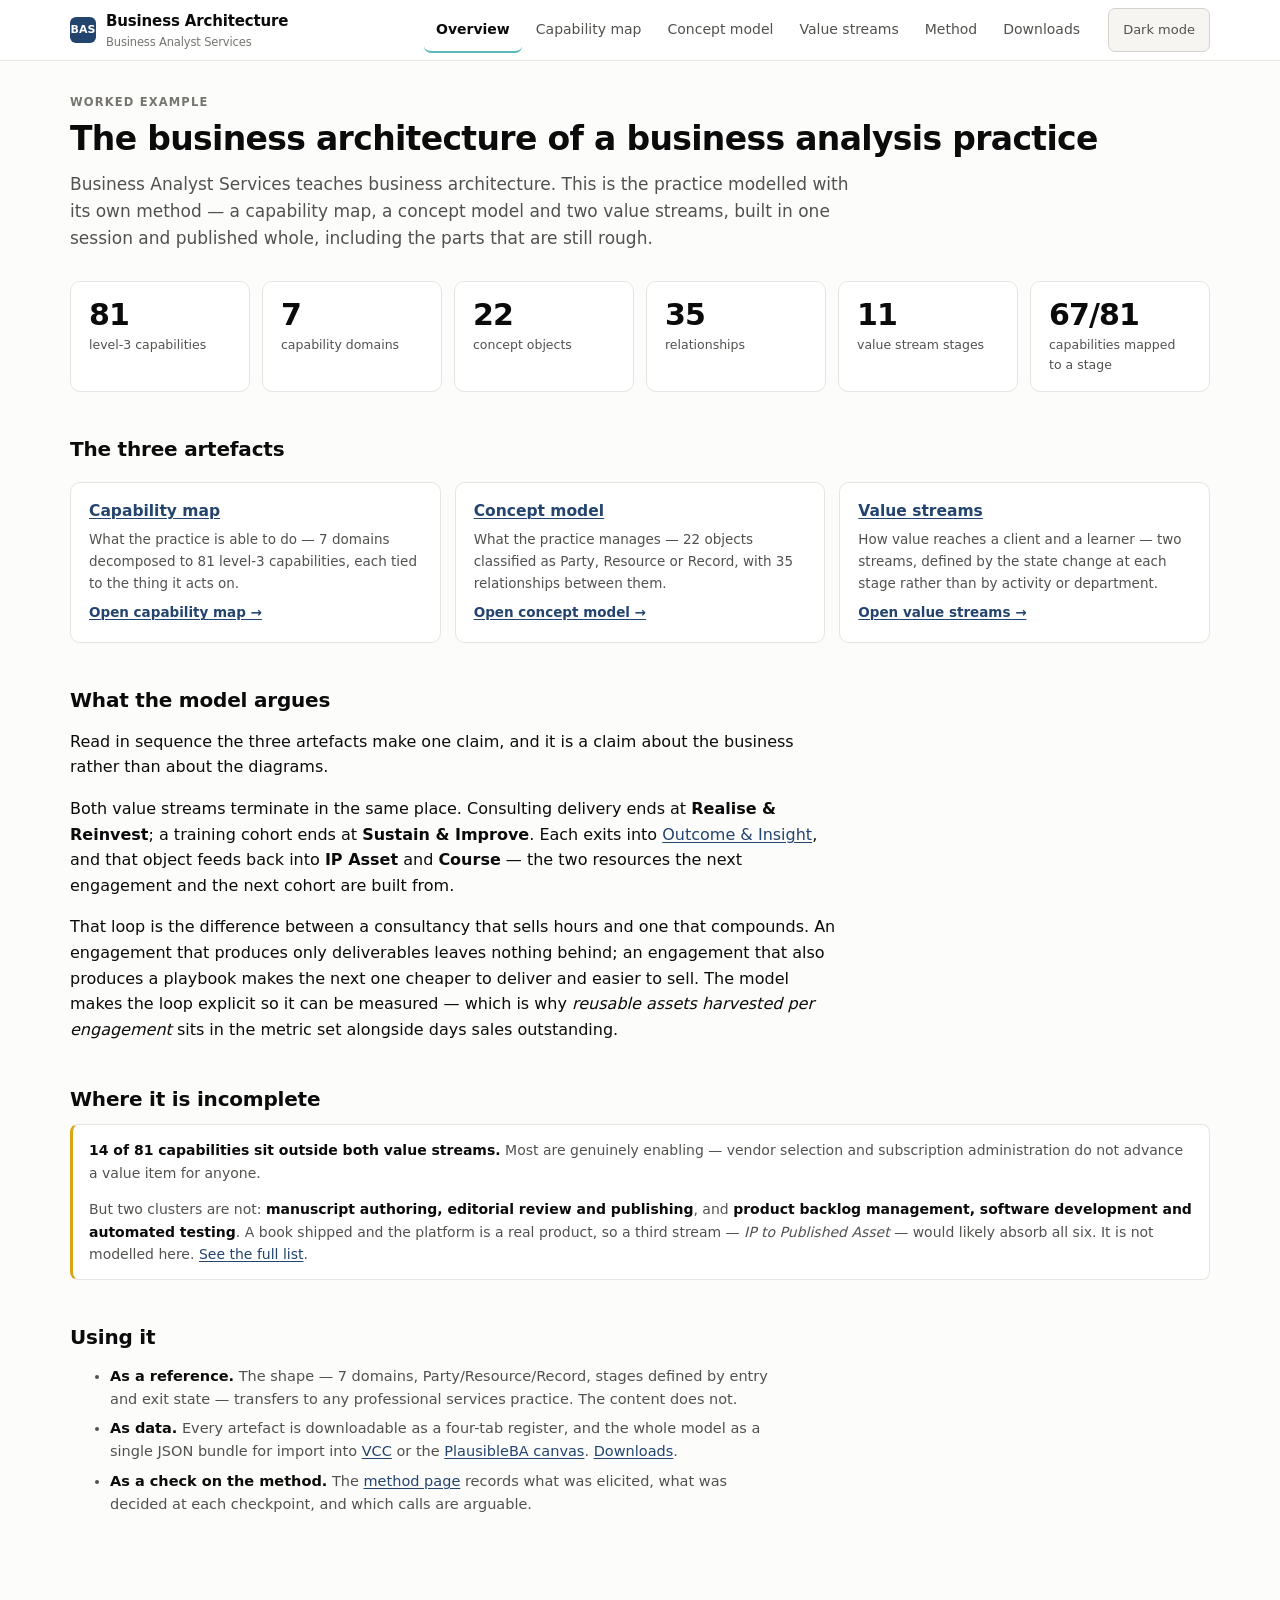
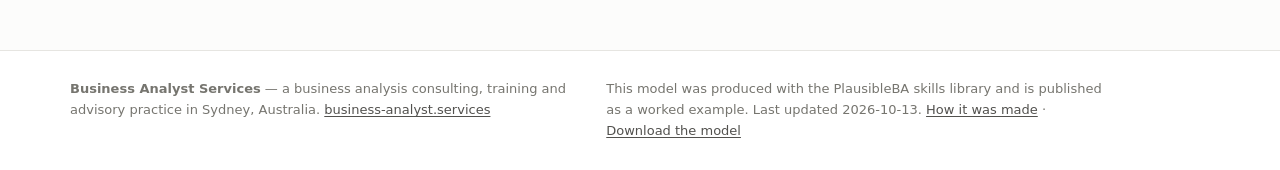
<file: index.html>
<!doctype html>
<html lang="en-AU">
<head>
<meta charset="utf-8">
<meta name="viewport" content="width=device-width, initial-scale=1, viewport-fit=cover">
<title>Overview · Business Analyst Services Business Architecture</title>
<meta name="description" content="The business architecture of Business Analyst Services: a capability map, concept model and value streams, published as a worked PlausibleBA example.">
<meta name="color-scheme" content="light dark">
<link rel="stylesheet" href="assets/css/site.css">
<script>(function(){try{var t=localStorage.getItem('bas-ba-theme');if(t==='dark'||t==='light'){document.documentElement.setAttribute('data-theme',t);}}catch(e){}})();</script>
</head>
<body>
<a class="skip" href="#main">Skip to main content</a>
<header class="site-head">
  <div class="head-in">
    <a class="wordmark" href="index.html">
      <span class="mk" aria-hidden="true">BAS</span>
      <span>Business Architecture<small>Business Analyst Services</small></span>
    </a>
    <nav class="site-nav" aria-label="Sections">
      <ul><li><a href="index.html" aria-current="page">Overview</a></li><li><a href="capability-map.html">Capability map</a></li><li><a href="concept-model.html">Concept model</a></li><li><a href="value-streams.html">Value streams</a></li><li><a href="method.html">Method</a></li><li><a href="downloads.html">Downloads</a></li></ul>
    </nav>
    <button type="button" id="theme-toggle" class="theme-btn" hidden>Dark mode</button>
  </div>
</header>
<main id="main">

<div class="page-head">
  <p class="eyebrow">Worked example</p>
  <h1>The business architecture of a business analysis practice</h1>
  <p class="lede">Business Analyst Services teaches business architecture. This is the practice
  modelled with its own method — a capability map, a concept model and two value
  streams, built in one session and published whole, including the parts that are
  still rough.</p>
</div>

<ul class="stats"><li class="stat"><span class="n">81</span><span class="l">level-3 capabilities</span></li><li class="stat"><span class="n">7</span><span class="l">capability domains</span></li><li class="stat"><span class="n">22</span><span class="l">concept objects</span></li><li class="stat"><span class="n">35</span><span class="l">relationships</span></li><li class="stat"><span class="n">11</span><span class="l">value stream stages</span></li><li class="stat"><span class="n">67/81</span><span class="l">capabilities mapped to a stage</span></li></ul>

<section class="section">
  <h2>The three artefacts</h2>
  <ul class="cards"><li class="card"><h3><a href="capability-map.html">Capability map</a></h3><p>What the practice is able to do — 7 domains decomposed to 81 level-3 capabilities, each tied to the thing it acts on.</p><p class="go"><a href="capability-map.html">Open capability map &rarr;</a></p></li><li class="card"><h3><a href="concept-model.html">Concept model</a></h3><p>What the practice manages — 22 objects classified as Party, Resource or Record, with 35 relationships between them.</p><p class="go"><a href="concept-model.html">Open concept model &rarr;</a></p></li><li class="card"><h3><a href="value-streams.html">Value streams</a></h3><p>How value reaches a client and a learner — two streams, defined by the state change at each stage rather than by activity or department.</p><p class="go"><a href="value-streams.html">Open value streams &rarr;</a></p></li></ul>
</section>

<section class="section">
  <h2>What the model argues</h2>
  <p>Read in sequence the three artefacts make one claim, and it is a claim about
  the business rather than about the diagrams.</p>
  <p>Both value streams terminate in the same place. Consulting delivery ends at
  <strong>Realise &amp; Reinvest</strong>; a training cohort ends at
  <strong>Sustain &amp; Improve</strong>. Each exits into
  <a href="concept-model.html">Outcome&nbsp;&amp;&nbsp;Insight</a>, and that object
  feeds back into <strong>IP Asset</strong> and <strong>Course</strong> — the two
  resources the next engagement and the next cohort are built from.</p>
  <p>That loop is the difference between a consultancy that sells hours and one that
  compounds. An engagement that produces only deliverables leaves nothing behind; an
  engagement that also produces a playbook makes the next one cheaper to deliver and
  easier to sell. The model makes the loop explicit so it can be measured — which is
  why <em>reusable assets harvested per engagement</em> sits in the metric set
  alongside days sales outstanding.</p>
</section>

<section class="section">
  <h2>Where it is incomplete</h2>
  <div class="note">
    <p><strong>14 of 81 capabilities sit outside both value streams.</strong>
    Most are genuinely enabling — vendor selection and subscription administration do
    not advance a value item for anyone.</p>
    <p>But two clusters are not: <strong>manuscript authoring, editorial review and
    publishing</strong>, and <strong>product backlog management, software development
    and automated testing</strong>. A book shipped and the platform is a real product,
    so a third stream — <em>IP to Published Asset</em> — would likely absorb all six.
    It is not modelled here. <a href="value-streams.html#unmapped">See the full list</a>.</p>
  </div>
</section>

<section class="section">
  <h2>Using it</h2>
  <ul class="bullets">
    <li><strong>As a reference.</strong> The shape — 7 domains, Party/Resource/Record,
    stages defined by entry and exit state — transfers to any professional services
    practice. The content does not.</li>
    <li><strong>As data.</strong> Every artefact is downloadable as a four-tab register,
    and the whole model as a single JSON bundle for import into
    <a href="https://vcc.plausibleba.com">VCC</a> or the
    <a href="https://www.plausibleba.com/canvas">PlausibleBA canvas</a>.
    <a href="downloads.html">Downloads</a>.</li>
    <li><strong>As a check on the method.</strong> The
    <a href="method.html">method page</a> records what was elicited, what was decided
    at each checkpoint, and which calls are arguable.</li>
  </ul>
</section>
</main>
<footer class="site-foot">
  <div class="foot-in">
    <p><strong>Business Analyst Services</strong> — a business analysis consulting, training and
    advisory practice in Sydney, Australia.
    <a href="https://business-analyst.services">business-analyst.services</a></p>
    <p>This model was produced with the PlausibleBA skills library and is published
    as a worked example. Last updated 2026-10-13.
    <a href="method.html">How it was made</a> · <a href="downloads.html">Download the model</a></p>
  </div>
</footer>
<script src="assets/js/site.js"></script>
</body>
</html>
</file>
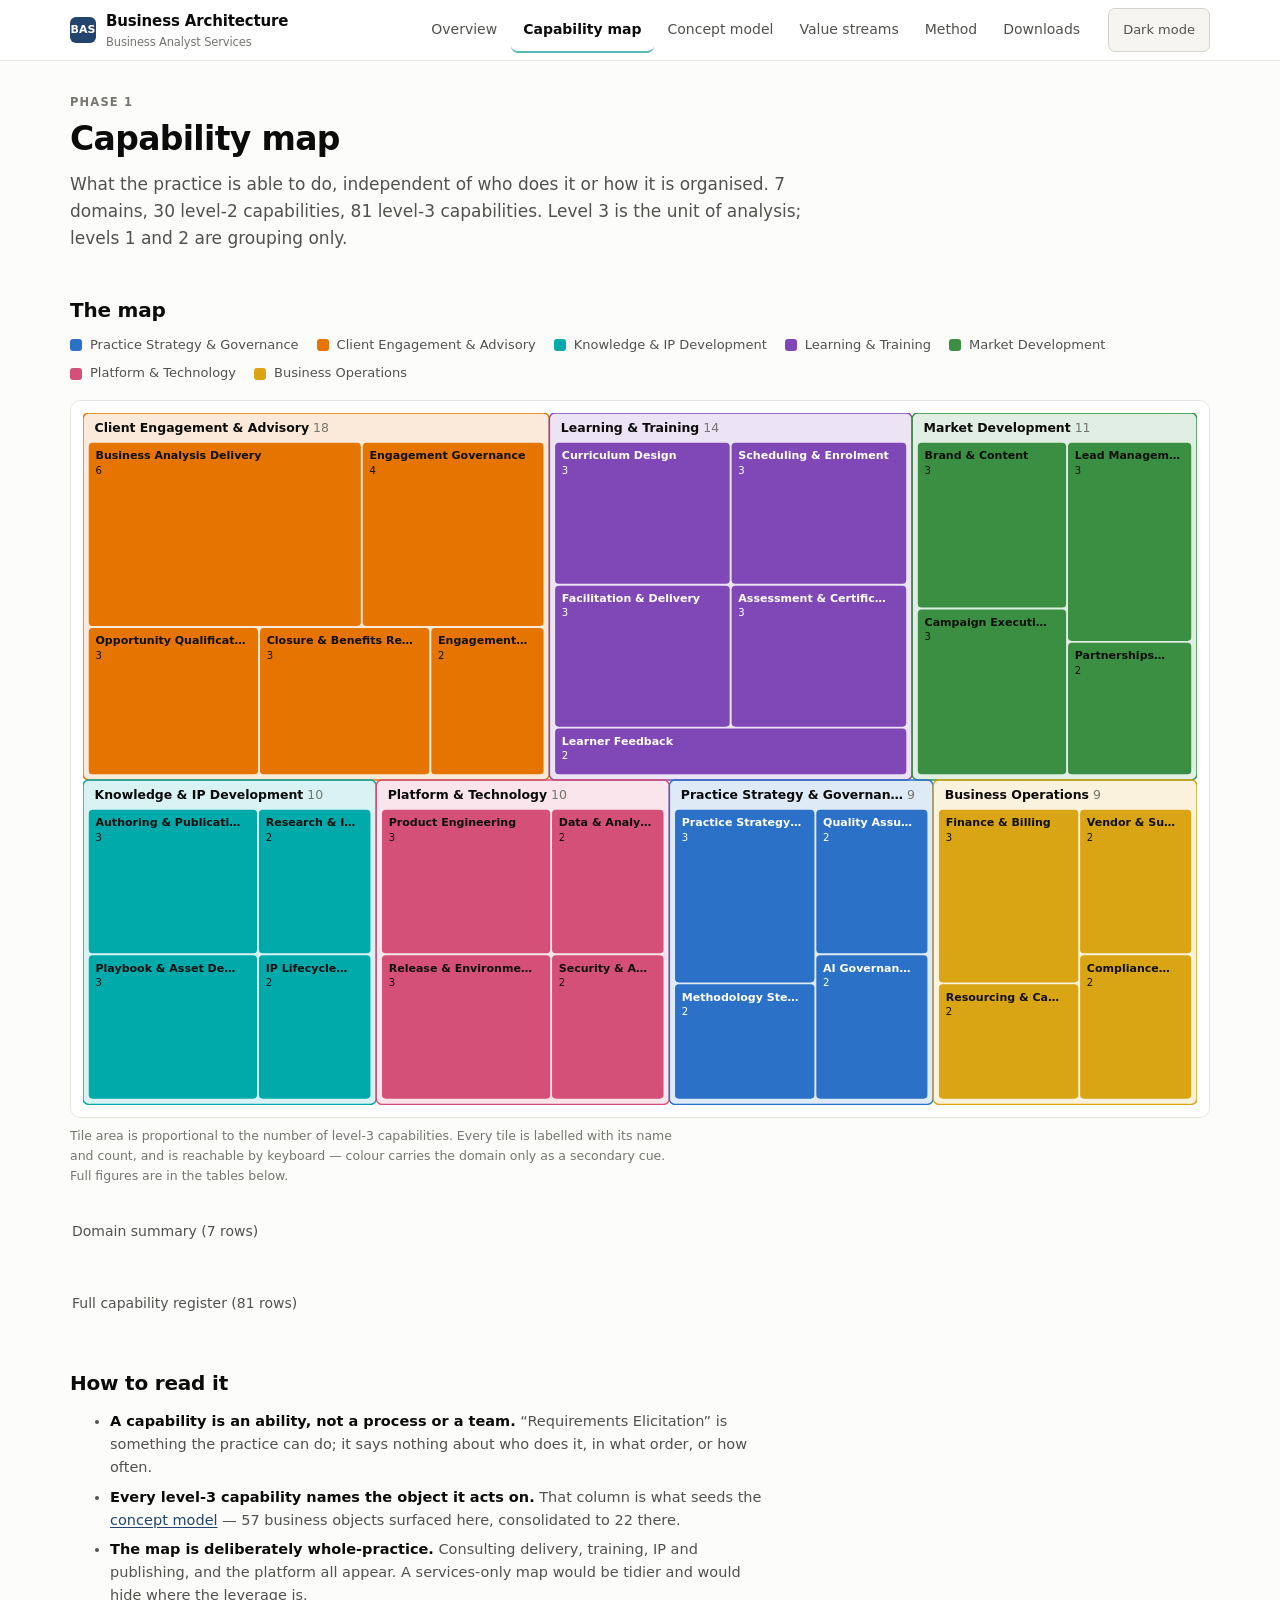
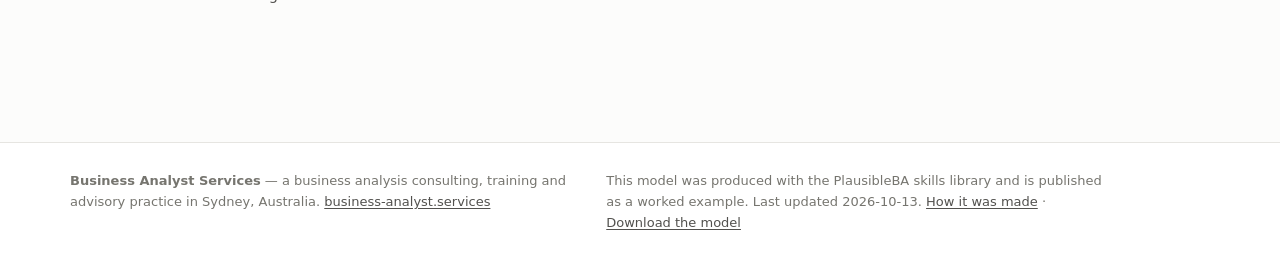
<file: capability-map.html>
<!doctype html>
<html lang="en-AU">
<head>
<meta charset="utf-8">
<meta name="viewport" content="width=device-width, initial-scale=1, viewport-fit=cover">
<title>Capability map · Business Analyst Services Business Architecture</title>
<meta name="description" content="81 level-3 capabilities across 7 domains, with the business object each one acts on.">
<meta name="color-scheme" content="light dark">
<link rel="stylesheet" href="assets/css/site.css">
<script>(function(){try{var t=localStorage.getItem('bas-ba-theme');if(t==='dark'||t==='light'){document.documentElement.setAttribute('data-theme',t);}}catch(e){}})();</script>
</head>
<body>
<a class="skip" href="#main">Skip to main content</a>
<header class="site-head">
  <div class="head-in">
    <a class="wordmark" href="index.html">
      <span class="mk" aria-hidden="true">BAS</span>
      <span>Business Architecture<small>Business Analyst Services</small></span>
    </a>
    <nav class="site-nav" aria-label="Sections">
      <ul><li><a href="index.html">Overview</a></li><li><a href="capability-map.html" aria-current="page">Capability map</a></li><li><a href="concept-model.html">Concept model</a></li><li><a href="value-streams.html">Value streams</a></li><li><a href="method.html">Method</a></li><li><a href="downloads.html">Downloads</a></li></ul>
    </nav>
    <button type="button" id="theme-toggle" class="theme-btn" hidden>Dark mode</button>
  </div>
</header>
<main id="main">

<div class="page-head">
  <p class="eyebrow">Phase 1</p>
  <h1>Capability map</h1>
  <p class="lede">What the practice is able to do, independent of who does it or how
  it is organised. 7 domains, 30 level-2
  capabilities, 81 level-3 capabilities. Level 3 is the unit of analysis;
  levels 1 and 2 are grouping only.</p>
</div>

<section class="section">
  <h2 id="treemap-heading">The map</h2>
  <ul class="legend"><li><span class="sw" style="background:var(--s0)" aria-hidden="true"></span>Practice Strategy &amp; Governance</li><li><span class="sw" style="background:var(--s1)" aria-hidden="true"></span>Client Engagement &amp; Advisory</li><li><span class="sw" style="background:var(--s2)" aria-hidden="true"></span>Knowledge &amp; IP Development</li><li><span class="sw" style="background:var(--s3)" aria-hidden="true"></span>Learning &amp; Training</li><li><span class="sw" style="background:var(--s4)" aria-hidden="true"></span>Market Development</li><li><span class="sw" style="background:var(--s5)" aria-hidden="true"></span>Platform &amp; Technology</li><li><span class="sw" style="background:var(--s6)" aria-hidden="true"></span>Business Operations</li></ul>
  <div class="chart scrolls" id="treemap">
    <svg viewBox="0 0 1160 720" role="list"
         aria-labelledby="treemap-heading" aria-describedby="treemap-desc">
      <style>
        .dl { fill: var(--ink); font-size: 13px; font-weight: 650; }
        .dc { fill: var(--ink-3); font-weight: 500; }
        .cn { font-size: 11.5px; font-weight: 600; pointer-events: none; }
        .cc { font-size: 10.5px; font-weight: 500; pointer-events: none; }
        .cell rect { transition: opacity .12s; }
        .cell:hover rect, .cell:focus rect { opacity: .8; }
        .cell:focus { outline: none; }
        .cell:focus rect { stroke: var(--ink); stroke-width: 3; }
      </style>
      <defs><clipPath id="clip-dom-CEA"><rect x="0.0" y="0.0" width="479.6" height="30"/></clipPath><clipPath id="clip-CEA-3"><rect x="6.0" y="31.0" width="275.3" height="190.9"/></clipPath><clipPath id="clip-CEA-4"><rect x="291.3" y="31.0" width="180.2" height="190.9"/></clipPath><clipPath id="clip-CEA-1"><rect x="6.0" y="223.9" width="168.3" height="152.3"/></clipPath><clipPath id="clip-CEA-5"><rect x="184.3" y="223.9" width="168.3" height="152.3"/></clipPath><clipPath id="clip-CEA-2"><rect x="362.7" y="223.9" width="108.9" height="152.3"/></clipPath><clipPath id="clip-dom-LTR"><rect x="485.6" y="0.0" width="371.7" height="30"/></clipPath><clipPath id="clip-LTR-1"><rect x="491.6" y="31.0" width="173.8" height="146.8"/></clipPath><clipPath id="clip-LTR-2"><rect x="675.4" y="31.0" width="173.8" height="146.8"/></clipPath><clipPath id="clip-LTR-3"><rect x="491.6" y="179.8" width="173.8" height="146.8"/></clipPath><clipPath id="clip-LTR-4"><rect x="675.4" y="179.8" width="173.8" height="146.8"/></clipPath><clipPath id="clip-LTR-5"><rect x="491.6" y="328.6" width="357.7" height="47.6"/></clipPath><clipPath id="clip-dom-MKT"><rect x="863.3" y="0.0" width="290.7" height="30"/></clipPath><clipPath id="clip-MKT-1"><rect x="869.3" y="31.0" width="146.4" height="171.6"/></clipPath><clipPath id="clip-MKT-2"><rect x="869.3" y="204.6" width="146.4" height="171.6"/></clipPath><clipPath id="clip-MKT-3"><rect x="1025.7" y="31.0" width="120.3" height="206.3"/></clipPath><clipPath id="clip-MKT-4"><rect x="1025.7" y="239.3" width="120.3" height="136.9"/></clipPath><clipPath id="clip-dom-KID"><rect x="0.0" y="382.2" width="299.3" height="30"/></clipPath><clipPath id="clip-KID-2"><rect x="6.0" y="413.2" width="167.2" height="149.4"/></clipPath><clipPath id="clip-KID-3"><rect x="6.0" y="564.6" width="167.2" height="149.4"/></clipPath><clipPath id="clip-KID-1"><rect x="183.2" y="413.2" width="108.1" height="149.4"/></clipPath><clipPath id="clip-KID-4"><rect x="183.2" y="564.6" width="108.1" height="149.4"/></clipPath><clipPath id="clip-dom-PLT"><rect x="305.3" y="382.2" width="299.3" height="30"/></clipPath><clipPath id="clip-PLT-1"><rect x="311.3" y="413.2" width="167.2" height="149.4"/></clipPath><clipPath id="clip-PLT-2"><rect x="311.3" y="564.6" width="167.2" height="149.4"/></clipPath><clipPath id="clip-PLT-3"><rect x="488.4" y="413.2" width="108.1" height="149.4"/></clipPath><clipPath id="clip-PLT-4"><rect x="488.4" y="564.6" width="108.1" height="149.4"/></clipPath><clipPath id="clip-dom-PSG"><rect x="610.5" y="382.2" width="268.7" height="30"/></clipPath><clipPath id="clip-PSG-1"><rect x="616.5" y="413.2" width="137.1" height="179.7"/></clipPath><clipPath id="clip-PSG-2"><rect x="616.5" y="594.9" width="137.1" height="119.1"/></clipPath><clipPath id="clip-PSG-3"><rect x="763.6" y="413.2" width="107.7" height="149.4"/></clipPath><clipPath id="clip-PSG-4"><rect x="763.6" y="564.6" width="107.7" height="149.4"/></clipPath><clipPath id="clip-dom-OPS"><rect x="885.3" y="382.2" width="268.7" height="30"/></clipPath><clipPath id="clip-OPS-1"><rect x="891.3" y="413.2" width="137.1" height="179.7"/></clipPath><clipPath id="clip-OPS-2"><rect x="891.3" y="594.9" width="137.1" height="119.1"/></clipPath><clipPath id="clip-OPS-3"><rect x="1038.3" y="413.2" width="107.7" height="149.4"/></clipPath><clipPath id="clip-OPS-4"><rect x="1038.3" y="564.6" width="107.7" height="149.4"/></clipPath></defs>
      <rect x="0.0" y="0.0" width="485.6" height="382.2" rx="6" fill="var(--s1)" fill-opacity="0.15" stroke="var(--s1)" stroke-width="1.5"/><g clip-path="url(#clip-dom-CEA)"><text class="dl" x="12.0" y="20.0">Client Engagement &amp; Advisory<tspan class="dc"> 18</tspan></text></g><g class="cell" tabindex="0" role="listitem" aria-label="Business Analysis Delivery, Client Engagement &amp; Advisory domain, 6 capabilities: Stakeholder Analysis · Requirements Elicitation · Requirements Specification · Process &amp; Capability Modelling · Solution Option Analysis · Traceability Management" data-n="Business Analysis Delivery" data-d="Client Engagement &amp; Advisory" data-c="6" data-l="Stakeholder Analysis · Requirements Elicitation · Requirements Specification · Process &amp; Capability Modelling · Solution Option Analysis · Traceability Management"><rect x="6.0" y="31.0" width="283.3" height="190.9" rx="4" fill="var(--s1)"/><g clip-path="url(#clip-CEA-3)"><text class="cn" x="13.0" y="48.0" fill="var(--on-s1)">Business Analysis Delivery</text><text class="cc" x="13.0" y="63.0" fill="var(--on-s1)">6</text></g></g><g class="cell" tabindex="0" role="listitem" aria-label="Engagement Governance, Client Engagement &amp; Advisory domain, 4 capabilities: Engagement Planning · Progress &amp; Status Reporting · Risk &amp; Issue Management · Change Control" data-n="Engagement Governance" data-d="Client Engagement &amp; Advisory" data-c="4" data-l="Engagement Planning · Progress &amp; Status Reporting · Risk &amp; Issue Management · Change Control"><rect x="291.3" y="31.0" width="188.2" height="190.9" rx="4" fill="var(--s1)"/><g clip-path="url(#clip-CEA-4)"><text class="cn" x="298.3" y="48.0" fill="var(--on-s1)">Engagement Governance</text><text class="cc" x="298.3" y="63.0" fill="var(--on-s1)">4</text></g></g><g class="cell" tabindex="0" role="listitem" aria-label="Opportunity Qualification, Client Engagement &amp; Advisory domain, 3 capabilities: Enquiry Triage · Needs Assessment · Proposal Development" data-n="Opportunity Qualification" data-d="Client Engagement &amp; Advisory" data-c="3" data-l="Enquiry Triage · Needs Assessment · Proposal Development"><rect x="6.0" y="223.9" width="176.3" height="152.3" rx="4" fill="var(--s1)"/><g clip-path="url(#clip-CEA-1)"><text class="cn" x="13.0" y="240.9" fill="var(--on-s1)">Opportunity Qualificat…</text><text class="cc" x="13.0" y="255.9" fill="var(--on-s1)">3</text></g></g><g class="cell" tabindex="0" role="listitem" aria-label="Closure &amp; Benefits Realisation, Client Engagement &amp; Advisory domain, 3 capabilities: Deliverable Handover · Benefits Assessment · Engagement Retrospective" data-n="Closure &amp; Benefits Realisation" data-d="Client Engagement &amp; Advisory" data-c="3" data-l="Deliverable Handover · Benefits Assessment · Engagement Retrospective"><rect x="184.3" y="223.9" width="176.3" height="152.3" rx="4" fill="var(--s1)"/><g clip-path="url(#clip-CEA-5)"><text class="cn" x="191.3" y="240.9" fill="var(--on-s1)">Closure &amp; Benefits Re…</text><text class="cc" x="191.3" y="255.9" fill="var(--on-s1)">3</text></g></g><g class="cell" tabindex="0" role="listitem" aria-label="Engagement Contracting, Client Engagement &amp; Advisory domain, 2 capabilities: Statement of Work Agreement · Commercial Terms Setting" data-n="Engagement Contracting" data-d="Client Engagement &amp; Advisory" data-c="2" data-l="Statement of Work Agreement · Commercial Terms Setting"><rect x="362.7" y="223.9" width="116.9" height="152.3" rx="4" fill="var(--s1)"/><g clip-path="url(#clip-CEA-2)"><text class="cn" x="369.7" y="240.9" fill="var(--on-s1)">Engagement…</text><text class="cc" x="369.7" y="255.9" fill="var(--on-s1)">2</text></g></g><rect x="485.6" y="0.0" width="377.7" height="382.2" rx="6" fill="var(--s3)" fill-opacity="0.15" stroke="var(--s3)" stroke-width="1.5"/><g clip-path="url(#clip-dom-LTR)"><text class="dl" x="497.6" y="20.0">Learning &amp; Training<tspan class="dc"> 14</tspan></text></g><g class="cell" tabindex="0" role="listitem" aria-label="Curriculum Design, Learning &amp; Training domain, 3 capabilities: Learning Outcome Definition · Module &amp; Session Design · Courseware Production" data-n="Curriculum Design" data-d="Learning &amp; Training" data-c="3" data-l="Learning Outcome Definition · Module &amp; Session Design · Courseware Production"><rect x="491.6" y="31.0" width="181.8" height="146.8" rx="4" fill="var(--s3)"/><g clip-path="url(#clip-LTR-1)"><text class="cn" x="498.6" y="48.0" fill="var(--on-s3)">Curriculum Design</text><text class="cc" x="498.6" y="63.0" fill="var(--on-s3)">3</text></g></g><g class="cell" tabindex="0" role="listitem" aria-label="Scheduling &amp; Enrolment, Learning &amp; Training domain, 3 capabilities: Cohort Scheduling · Registration &amp; Ticketing · Enrolment Administration" data-n="Scheduling &amp; Enrolment" data-d="Learning &amp; Training" data-c="3" data-l="Cohort Scheduling · Registration &amp; Ticketing · Enrolment Administration"><rect x="675.4" y="31.0" width="181.8" height="146.8" rx="4" fill="var(--s3)"/><g clip-path="url(#clip-LTR-2)"><text class="cn" x="682.4" y="48.0" fill="var(--on-s3)">Scheduling &amp; Enrolment</text><text class="cc" x="682.4" y="63.0" fill="var(--on-s3)">3</text></g></g><g class="cell" tabindex="0" role="listitem" aria-label="Facilitation &amp; Delivery, Learning &amp; Training domain, 3 capabilities: Session Facilitation · Workshop Facilitation · Learner Support" data-n="Facilitation &amp; Delivery" data-d="Learning &amp; Training" data-c="3" data-l="Session Facilitation · Workshop Facilitation · Learner Support"><rect x="491.6" y="179.8" width="181.8" height="146.8" rx="4" fill="var(--s3)"/><g clip-path="url(#clip-LTR-3)"><text class="cn" x="498.6" y="196.8" fill="var(--on-s3)">Facilitation &amp; Delivery</text><text class="cc" x="498.6" y="211.8" fill="var(--on-s3)">3</text></g></g><g class="cell" tabindex="0" role="listitem" aria-label="Assessment &amp; Certification, Learning &amp; Training domain, 3 capabilities: Assessment Design · Assessment Marking · Certification Issuance" data-n="Assessment &amp; Certification" data-d="Learning &amp; Training" data-c="3" data-l="Assessment Design · Assessment Marking · Certification Issuance"><rect x="675.4" y="179.8" width="181.8" height="146.8" rx="4" fill="var(--s3)"/><g clip-path="url(#clip-LTR-4)"><text class="cn" x="682.4" y="196.8" fill="var(--on-s3)">Assessment &amp; Certific…</text><text class="cc" x="682.4" y="211.8" fill="var(--on-s3)">3</text></g></g><g class="cell" tabindex="0" role="listitem" aria-label="Learner Feedback, Learning &amp; Training domain, 2 capabilities: Feedback Collection · Course Improvement" data-n="Learner Feedback" data-d="Learning &amp; Training" data-c="2" data-l="Feedback Collection · Course Improvement"><rect x="491.6" y="328.6" width="365.7" height="47.6" rx="4" fill="var(--s3)"/><g clip-path="url(#clip-LTR-5)"><text class="cn" x="498.6" y="345.6" fill="var(--on-s3)">Learner Feedback</text><text class="cc" x="498.6" y="360.6" fill="var(--on-s3)">2</text></g></g><rect x="863.3" y="0.0" width="296.7" height="382.2" rx="6" fill="var(--s4)" fill-opacity="0.15" stroke="var(--s4)" stroke-width="1.5"/><g clip-path="url(#clip-dom-MKT)"><text class="dl" x="875.3" y="20.0">Market Development<tspan class="dc"> 11</tspan></text></g><g class="cell" tabindex="0" role="listitem" aria-label="Brand &amp; Content, Market Development domain, 3 capabilities: Brand Management · Content Production · Content Publishing" data-n="Brand &amp; Content" data-d="Market Development" data-c="3" data-l="Brand Management · Content Production · Content Publishing"><rect x="869.3" y="31.0" width="154.4" height="171.6" rx="4" fill="var(--s4)"/><g clip-path="url(#clip-MKT-1)"><text class="cn" x="876.3" y="48.0" fill="var(--on-s4)">Brand &amp; Content</text><text class="cc" x="876.3" y="63.0" fill="var(--on-s4)">3</text></g></g><g class="cell" tabindex="0" role="listitem" aria-label="Campaign Execution, Market Development domain, 3 capabilities: Campaign Planning · Campaign Delivery · Campaign Performance Analysis" data-n="Campaign Execution" data-d="Market Development" data-c="3" data-l="Campaign Planning · Campaign Delivery · Campaign Performance Analysis"><rect x="869.3" y="204.6" width="154.4" height="171.6" rx="4" fill="var(--s4)"/><g clip-path="url(#clip-MKT-2)"><text class="cn" x="876.3" y="221.6" fill="var(--on-s4)">Campaign Executi…</text><text class="cc" x="876.3" y="236.6" fill="var(--on-s4)">3</text></g></g><g class="cell" tabindex="0" role="listitem" aria-label="Lead Management, Market Development domain, 3 capabilities: Lead Capture · Lead Nurture · Lead Conversion" data-n="Lead Management" data-d="Market Development" data-c="3" data-l="Lead Capture · Lead Nurture · Lead Conversion"><rect x="1025.7" y="31.0" width="128.3" height="206.3" rx="4" fill="var(--s4)"/><g clip-path="url(#clip-MKT-3)"><text class="cn" x="1032.7" y="48.0" fill="var(--on-s4)">Lead Managem…</text><text class="cc" x="1032.7" y="63.0" fill="var(--on-s4)">3</text></g></g><g class="cell" tabindex="0" role="listitem" aria-label="Partnerships &amp; Community, Market Development domain, 2 capabilities: Partner Relationship Management · Community &amp; Study Group Facilitation" data-n="Partnerships &amp; Community" data-d="Market Development" data-c="2" data-l="Partner Relationship Management · Community &amp; Study Group Facilitation"><rect x="1025.7" y="239.3" width="128.3" height="136.9" rx="4" fill="var(--s4)"/><g clip-path="url(#clip-MKT-4)"><text class="cn" x="1032.7" y="256.3" fill="var(--on-s4)">Partnerships…</text><text class="cc" x="1032.7" y="271.3" fill="var(--on-s4)">2</text></g></g><rect x="0.0" y="382.2" width="305.3" height="337.8" rx="6" fill="var(--s2)" fill-opacity="0.15" stroke="var(--s2)" stroke-width="1.5"/><g clip-path="url(#clip-dom-KID)"><text class="dl" x="12.0" y="402.2">Knowledge &amp; IP Development<tspan class="dc"> 10</tspan></text></g><g class="cell" tabindex="0" role="listitem" aria-label="Authoring &amp; Publication, Knowledge &amp; IP Development domain, 3 capabilities: Manuscript Authoring · Editorial Review · Publishing &amp; Distribution" data-n="Authoring &amp; Publication" data-d="Knowledge &amp; IP Development" data-c="3" data-l="Manuscript Authoring · Editorial Review · Publishing &amp; Distribution"><rect x="6.0" y="413.2" width="175.2" height="149.4" rx="4" fill="var(--s2)"/><g clip-path="url(#clip-KID-2)"><text class="cn" x="13.0" y="430.2" fill="var(--on-s2)">Authoring &amp; Publicati…</text><text class="cc" x="13.0" y="445.2" fill="var(--on-s2)">3</text></g></g><g class="cell" tabindex="0" role="listitem" aria-label="Playbook &amp; Asset Development, Knowledge &amp; IP Development domain, 3 capabilities: Playbook Design · Template &amp; Tool Development · Visual Asset Production" data-n="Playbook &amp; Asset Development" data-d="Knowledge &amp; IP Development" data-c="3" data-l="Playbook Design · Template &amp; Tool Development · Visual Asset Production"><rect x="6.0" y="564.6" width="175.2" height="149.4" rx="4" fill="var(--s2)"/><g clip-path="url(#clip-KID-3)"><text class="cn" x="13.0" y="581.6" fill="var(--on-s2)">Playbook &amp; Asset De…</text><text class="cc" x="13.0" y="596.6" fill="var(--on-s2)">3</text></g></g><g class="cell" tabindex="0" role="listitem" aria-label="Research &amp; Insight, Knowledge &amp; IP Development domain, 2 capabilities: Market &amp; Vendor Research · Practice Research" data-n="Research &amp; Insight" data-d="Knowledge &amp; IP Development" data-c="2" data-l="Market &amp; Vendor Research · Practice Research"><rect x="183.2" y="413.2" width="116.1" height="149.4" rx="4" fill="var(--s2)"/><g clip-path="url(#clip-KID-1)"><text class="cn" x="190.2" y="430.2" fill="var(--on-s2)">Research &amp; I…</text><text class="cc" x="190.2" y="445.2" fill="var(--on-s2)">2</text></g></g><g class="cell" tabindex="0" role="listitem" aria-label="IP Lifecycle Management, Knowledge &amp; IP Development domain, 2 capabilities: IP Versioning · IP Licensing &amp; Rights" data-n="IP Lifecycle Management" data-d="Knowledge &amp; IP Development" data-c="2" data-l="IP Versioning · IP Licensing &amp; Rights"><rect x="183.2" y="564.6" width="116.1" height="149.4" rx="4" fill="var(--s2)"/><g clip-path="url(#clip-KID-4)"><text class="cn" x="190.2" y="581.6" fill="var(--on-s2)">IP Lifecycle…</text><text class="cc" x="190.2" y="596.6" fill="var(--on-s2)">2</text></g></g><rect x="305.3" y="382.2" width="305.3" height="337.8" rx="6" fill="var(--s5)" fill-opacity="0.15" stroke="var(--s5)" stroke-width="1.5"/><g clip-path="url(#clip-dom-PLT)"><text class="dl" x="317.3" y="402.2">Platform &amp; Technology<tspan class="dc"> 10</tspan></text></g><g class="cell" tabindex="0" role="listitem" aria-label="Product Engineering, Platform &amp; Technology domain, 3 capabilities: Product Backlog Management · Software Development · Automated Testing" data-n="Product Engineering" data-d="Platform &amp; Technology" data-c="3" data-l="Product Backlog Management · Software Development · Automated Testing"><rect x="311.3" y="413.2" width="175.2" height="149.4" rx="4" fill="var(--s5)"/><g clip-path="url(#clip-PLT-1)"><text class="cn" x="318.3" y="430.2" fill="var(--on-s5)">Product Engineering</text><text class="cc" x="318.3" y="445.2" fill="var(--on-s5)">3</text></g></g><g class="cell" tabindex="0" role="listitem" aria-label="Release &amp; Environment Management, Platform &amp; Technology domain, 3 capabilities: Environment Provisioning · Release Deployment · Incident Response" data-n="Release &amp; Environment Management" data-d="Platform &amp; Technology" data-c="3" data-l="Environment Provisioning · Release Deployment · Incident Response"><rect x="311.3" y="564.6" width="175.2" height="149.4" rx="4" fill="var(--s5)"/><g clip-path="url(#clip-PLT-2)"><text class="cn" x="318.3" y="581.6" fill="var(--on-s5)">Release &amp; Environme…</text><text class="cc" x="318.3" y="596.6" fill="var(--on-s5)">3</text></g></g><g class="cell" tabindex="0" role="listitem" aria-label="Data &amp; Analytics, Platform &amp; Technology domain, 2 capabilities: Usage Analytics · Reporting &amp; Dashboards" data-n="Data &amp; Analytics" data-d="Platform &amp; Technology" data-c="2" data-l="Usage Analytics · Reporting &amp; Dashboards"><rect x="488.4" y="413.2" width="116.1" height="149.4" rx="4" fill="var(--s5)"/><g clip-path="url(#clip-PLT-3)"><text class="cn" x="495.4" y="430.2" fill="var(--on-s5)">Data &amp; Analy…</text><text class="cc" x="495.4" y="445.2" fill="var(--on-s5)">2</text></g></g><g class="cell" tabindex="0" role="listitem" aria-label="Security &amp; Access, Platform &amp; Technology domain, 2 capabilities: Identity &amp; Access Management · Data Protection &amp; Privacy" data-n="Security &amp; Access" data-d="Platform &amp; Technology" data-c="2" data-l="Identity &amp; Access Management · Data Protection &amp; Privacy"><rect x="488.4" y="564.6" width="116.1" height="149.4" rx="4" fill="var(--s5)"/><g clip-path="url(#clip-PLT-4)"><text class="cn" x="495.4" y="581.6" fill="var(--on-s5)">Security &amp; A…</text><text class="cc" x="495.4" y="596.6" fill="var(--on-s5)">2</text></g></g><rect x="610.5" y="382.2" width="274.7" height="337.8" rx="6" fill="var(--s0)" fill-opacity="0.15" stroke="var(--s0)" stroke-width="1.5"/><g clip-path="url(#clip-dom-PSG)"><text class="dl" x="622.5" y="402.2">Practice Strategy &amp; Governan…<tspan class="dc"> 9</tspan></text></g><g class="cell" tabindex="0" role="listitem" aria-label="Practice Strategy &amp; Positioning, Practice Strategy &amp; Governance domain, 3 capabilities: Market Positioning Definition · Service Portfolio Planning · Pricing &amp; Packaging" data-n="Practice Strategy &amp; Positioning" data-d="Practice Strategy &amp; Governance" data-c="3" data-l="Market Positioning Definition · Service Portfolio Planning · Pricing &amp; Packaging"><rect x="616.5" y="413.2" width="145.1" height="179.7" rx="4" fill="var(--s0)"/><g clip-path="url(#clip-PSG-1)"><text class="cn" x="623.5" y="430.2" fill="var(--on-s0)">Practice Strategy…</text><text class="cc" x="623.5" y="445.2" fill="var(--on-s0)">3</text></g></g><g class="cell" tabindex="0" role="listitem" aria-label="Methodology Stewardship, Practice Strategy &amp; Governance domain, 2 capabilities: Methodology Definition · Framework Mapping &amp; Alignment" data-n="Methodology Stewardship" data-d="Practice Strategy &amp; Governance" data-c="2" data-l="Methodology Definition · Framework Mapping &amp; Alignment"><rect x="616.5" y="594.9" width="145.1" height="119.1" rx="4" fill="var(--s0)"/><g clip-path="url(#clip-PSG-2)"><text class="cn" x="623.5" y="611.9" fill="var(--on-s0)">Methodology Ste…</text><text class="cc" x="623.5" y="626.9" fill="var(--on-s0)">2</text></g></g><g class="cell" tabindex="0" role="listitem" aria-label="Quality Assurance, Practice Strategy &amp; Governance domain, 2 capabilities: Deliverable Review · Practice Standards Management" data-n="Quality Assurance" data-d="Practice Strategy &amp; Governance" data-c="2" data-l="Deliverable Review · Practice Standards Management"><rect x="763.6" y="413.2" width="115.7" height="149.4" rx="4" fill="var(--s0)"/><g clip-path="url(#clip-PSG-3)"><text class="cn" x="770.6" y="430.2" fill="var(--on-s0)">Quality Assu…</text><text class="cc" x="770.6" y="445.2" fill="var(--on-s0)">2</text></g></g><g class="cell" tabindex="0" role="listitem" aria-label="AI Governance &amp; Ethics, Practice Strategy &amp; Governance domain, 2 capabilities: AI Usage Policy Management · AI Output Assurance" data-n="AI Governance &amp; Ethics" data-d="Practice Strategy &amp; Governance" data-c="2" data-l="AI Usage Policy Management · AI Output Assurance"><rect x="763.6" y="564.6" width="115.7" height="149.4" rx="4" fill="var(--s0)"/><g clip-path="url(#clip-PSG-4)"><text class="cn" x="770.6" y="581.6" fill="var(--on-s0)">AI Governan…</text><text class="cc" x="770.6" y="596.6" fill="var(--on-s0)">2</text></g></g><rect x="885.3" y="382.2" width="274.7" height="337.8" rx="6" fill="var(--s6)" fill-opacity="0.15" stroke="var(--s6)" stroke-width="1.5"/><g clip-path="url(#clip-dom-OPS)"><text class="dl" x="897.3" y="402.2">Business Operations<tspan class="dc"> 9</tspan></text></g><g class="cell" tabindex="0" role="listitem" aria-label="Finance &amp; Billing, Business Operations domain, 3 capabilities: Invoicing · Payment Collection · Financial Reporting" data-n="Finance &amp; Billing" data-d="Business Operations" data-c="3" data-l="Invoicing · Payment Collection · Financial Reporting"><rect x="891.3" y="413.2" width="145.1" height="179.7" rx="4" fill="var(--s6)"/><g clip-path="url(#clip-OPS-1)"><text class="cn" x="898.3" y="430.2" fill="var(--on-s6)">Finance &amp; Billing</text><text class="cc" x="898.3" y="445.2" fill="var(--on-s6)">3</text></g></g><g class="cell" tabindex="0" role="listitem" aria-label="Resourcing &amp; Capacity, Business Operations domain, 2 capabilities: Capacity Planning · Associate &amp; Contractor Sourcing" data-n="Resourcing &amp; Capacity" data-d="Business Operations" data-c="2" data-l="Capacity Planning · Associate &amp; Contractor Sourcing"><rect x="891.3" y="594.9" width="145.1" height="119.1" rx="4" fill="var(--s6)"/><g clip-path="url(#clip-OPS-2)"><text class="cn" x="898.3" y="611.9" fill="var(--on-s6)">Resourcing &amp; Ca…</text><text class="cc" x="898.3" y="626.9" fill="var(--on-s6)">2</text></g></g><g class="cell" tabindex="0" role="listitem" aria-label="Vendor &amp; Subscription Management, Business Operations domain, 2 capabilities: Vendor Selection · Subscription Administration" data-n="Vendor &amp; Subscription Management" data-d="Business Operations" data-c="2" data-l="Vendor Selection · Subscription Administration"><rect x="1038.3" y="413.2" width="115.7" height="149.4" rx="4" fill="var(--s6)"/><g clip-path="url(#clip-OPS-3)"><text class="cn" x="1045.3" y="430.2" fill="var(--on-s6)">Vendor &amp; Su…</text><text class="cc" x="1045.3" y="445.2" fill="var(--on-s6)">2</text></g></g><g class="cell" tabindex="0" role="listitem" aria-label="Compliance &amp; Records, Business Operations domain, 2 capabilities: Records Management · Regulatory Compliance" data-n="Compliance &amp; Records" data-d="Business Operations" data-c="2" data-l="Records Management · Regulatory Compliance"><rect x="1038.3" y="564.6" width="115.7" height="149.4" rx="4" fill="var(--s6)"/><g clip-path="url(#clip-OPS-4)"><text class="cn" x="1045.3" y="581.6" fill="var(--on-s6)">Compliance…</text><text class="cc" x="1045.3" y="596.6" fill="var(--on-s6)">2</text></g></g>
    </svg>
    <div class="tip" role="status" aria-live="polite"></div>
  </div>
  <p class="fig-note" id="treemap-desc">Tile area is proportional to the number of
  level-3 capabilities. Every tile is labelled with its name and count, and is
  reachable by keyboard — colour carries the domain only as a secondary cue. Full
  figures are in the tables below.</p>

  <details class="tbl">
<summary>Domain summary (7 rows)</summary>
<div class="tw"><table>
<caption>Level-1 domains with level-2 and level-3 counts.</caption>
<thead><tr><th scope="col">ID</th><th scope="col">Domain</th><th scope="col" class="num">L2</th><th scope="col" class="num">L3</th><th scope="col" class="num">% of map</th></tr></thead>
<tbody><tr><td><span class="chip" style="--c:var(--s0);--on-c:var(--on-s0)">PSG</span></td><td>Practice Strategy &amp; Governance</td><td class="num">4</td><td class="num">9</td><td class="num">11.1%</td></tr><tr><td><span class="chip" style="--c:var(--s1);--on-c:var(--on-s1)">CEA</span></td><td>Client Engagement &amp; Advisory</td><td class="num">5</td><td class="num">18</td><td class="num">22.2%</td></tr><tr><td><span class="chip" style="--c:var(--s2);--on-c:var(--on-s2)">KID</span></td><td>Knowledge &amp; IP Development</td><td class="num">4</td><td class="num">10</td><td class="num">12.3%</td></tr><tr><td><span class="chip" style="--c:var(--s3);--on-c:var(--on-s3)">LTR</span></td><td>Learning &amp; Training</td><td class="num">5</td><td class="num">14</td><td class="num">17.3%</td></tr><tr><td><span class="chip" style="--c:var(--s4);--on-c:var(--on-s4)">MKT</span></td><td>Market Development</td><td class="num">4</td><td class="num">11</td><td class="num">13.6%</td></tr><tr><td><span class="chip" style="--c:var(--s5);--on-c:var(--on-s5)">PLT</span></td><td>Platform &amp; Technology</td><td class="num">4</td><td class="num">10</td><td class="num">12.3%</td></tr><tr><td><span class="chip" style="--c:var(--s6);--on-c:var(--on-s6)">OPS</span></td><td>Business Operations</td><td class="num">4</td><td class="num">9</td><td class="num">11.1%</td></tr></tbody>
</table></div>
</details>

  <details class="tbl">
<summary>Full capability register (81 rows)</summary>
<div class="tw"><table>
<caption>Every level-3 capability with its business object and value stream stages.</caption>
<thead><tr><th scope="col">ID</th><th scope="col">Domain</th><th scope="col">L2 capability</th><th scope="col">L3 capability</th><th scope="col">Business object</th><th scope="col">Concept object</th><th scope="col">Value stream stages</th></tr></thead>
<tbody><tr><td><span class="mono">PSG-1.1</span></td><td>Practice Strategy &amp; Governance</td><td>Practice Strategy &amp; Positioning</td><td>Market Positioning Definition</td><td>Practice Strategy</td><td><a href="concept-model.html#service-offering">Service Offering</a></td><td><span class="chip plain">not in a value stream</span></td></tr><tr><td><span class="mono">PSG-1.2</span></td><td>Practice Strategy &amp; Governance</td><td>Practice Strategy &amp; Positioning</td><td>Service Portfolio Planning</td><td>Service Offering</td><td><a href="concept-model.html#service-offering">Service Offering</a></td><td><span class="chip plain">not in a value stream</span></td></tr><tr><td><span class="mono">PSG-1.3</span></td><td>Practice Strategy &amp; Governance</td><td>Practice Strategy &amp; Positioning</td><td>Pricing &amp; Packaging</td><td>Service Offering</td><td><a href="concept-model.html#service-offering">Service Offering</a></td><td>VS1 · Propose & Contract</td></tr><tr><td><span class="mono">PSG-2.1</span></td><td>Practice Strategy &amp; Governance</td><td>Methodology Stewardship</td><td>Methodology Definition</td><td>Methodology</td><td><a href="concept-model.html#methodology">Methodology</a></td><td>VS1 · Mobilise; VS2 · Sustain & Improve</td></tr><tr><td><span class="mono">PSG-2.2</span></td><td>Practice Strategy &amp; Governance</td><td>Methodology Stewardship</td><td>Framework Mapping &amp; Alignment</td><td>Methodology</td><td><a href="concept-model.html#methodology">Methodology</a></td><td>VS1 · Mobilise</td></tr><tr><td><span class="mono">PSG-3.1</span></td><td>Practice Strategy &amp; Governance</td><td>Quality Assurance</td><td>Deliverable Review</td><td>Deliverable</td><td><a href="concept-model.html#deliverable">Deliverable</a></td><td>VS1 · Deliver & Assure; VS2 · Assess & Certify</td></tr><tr><td><span class="mono">PSG-3.2</span></td><td>Practice Strategy &amp; Governance</td><td>Quality Assurance</td><td>Practice Standards Management</td><td>Standard</td><td><a href="concept-model.html#methodology">Methodology</a></td><td>VS1 · Deliver & Assure</td></tr><tr><td><span class="mono">PSG-4.1</span></td><td>Practice Strategy &amp; Governance</td><td>AI Governance &amp; Ethics</td><td>AI Usage Policy Management</td><td>AI Policy</td><td><a href="concept-model.html#methodology">Methodology</a></td><td>VS1 · Mobilise</td></tr><tr><td><span class="mono">PSG-4.2</span></td><td>Practice Strategy &amp; Governance</td><td>AI Governance &amp; Ethics</td><td>AI Output Assurance</td><td>AI Policy</td><td><a href="concept-model.html#methodology">Methodology</a></td><td>VS1 · Analyse & Specify</td></tr><tr><td><span class="mono">CEA-1.1</span></td><td>Client Engagement &amp; Advisory</td><td>Opportunity Qualification</td><td>Enquiry Triage</td><td>Opportunity</td><td><a href="concept-model.html#opportunity">Opportunity</a></td><td>VS1 · Attract & Qualify</td></tr><tr><td><span class="mono">CEA-1.2</span></td><td>Client Engagement &amp; Advisory</td><td>Opportunity Qualification</td><td>Needs Assessment</td><td>Opportunity</td><td><a href="concept-model.html#opportunity">Opportunity</a></td><td>VS1 · Attract & Qualify</td></tr><tr><td><span class="mono">CEA-1.3</span></td><td>Client Engagement &amp; Advisory</td><td>Opportunity Qualification</td><td>Proposal Development</td><td>Proposal</td><td><a href="concept-model.html#opportunity">Opportunity</a></td><td>VS1 · Propose & Contract</td></tr><tr><td><span class="mono">CEA-2.1</span></td><td>Client Engagement &amp; Advisory</td><td>Engagement Contracting</td><td>Statement of Work Agreement</td><td>Contract</td><td><a href="concept-model.html#contract">Contract</a></td><td>VS1 · Propose & Contract</td></tr><tr><td><span class="mono">CEA-2.2</span></td><td>Client Engagement &amp; Advisory</td><td>Engagement Contracting</td><td>Commercial Terms Setting</td><td>Contract</td><td><a href="concept-model.html#contract">Contract</a></td><td>VS1 · Propose & Contract</td></tr><tr><td><span class="mono">CEA-3.1</span></td><td>Client Engagement &amp; Advisory</td><td>Business Analysis Delivery</td><td>Stakeholder Analysis</td><td>Stakeholder</td><td><a href="concept-model.html#client-stakeholder">Client Stakeholder</a></td><td>VS1 · Mobilise</td></tr><tr><td><span class="mono">CEA-3.2</span></td><td>Client Engagement &amp; Advisory</td><td>Business Analysis Delivery</td><td>Requirements Elicitation</td><td>Requirement</td><td><a href="concept-model.html#requirement">Requirement</a></td><td>VS1 · Analyse & Specify</td></tr><tr><td><span class="mono">CEA-3.3</span></td><td>Client Engagement &amp; Advisory</td><td>Business Analysis Delivery</td><td>Requirements Specification</td><td>Requirement</td><td><a href="concept-model.html#requirement">Requirement</a></td><td>VS1 · Analyse & Specify</td></tr><tr><td><span class="mono">CEA-3.4</span></td><td>Client Engagement &amp; Advisory</td><td>Business Analysis Delivery</td><td>Process &amp; Capability Modelling</td><td>Model</td><td><a href="concept-model.html#requirement">Requirement</a></td><td>VS1 · Analyse & Specify</td></tr><tr><td><span class="mono">CEA-3.5</span></td><td>Client Engagement &amp; Advisory</td><td>Business Analysis Delivery</td><td>Solution Option Analysis</td><td>Solution Option</td><td><a href="concept-model.html#requirement">Requirement</a></td><td>VS1 · Analyse & Specify</td></tr><tr><td><span class="mono">CEA-3.6</span></td><td>Client Engagement &amp; Advisory</td><td>Business Analysis Delivery</td><td>Traceability Management</td><td>Requirement</td><td><a href="concept-model.html#requirement">Requirement</a></td><td>VS1 · Analyse & Specify</td></tr><tr><td><span class="mono">CEA-4.1</span></td><td>Client Engagement &amp; Advisory</td><td>Engagement Governance</td><td>Engagement Planning</td><td>Engagement</td><td><a href="concept-model.html#engagement">Engagement</a></td><td>VS1 · Mobilise</td></tr><tr><td><span class="mono">CEA-4.2</span></td><td>Client Engagement &amp; Advisory</td><td>Engagement Governance</td><td>Progress &amp; Status Reporting</td><td>Status Report</td><td><a href="concept-model.html#deliverable">Deliverable</a></td><td>VS1 · Deliver & Assure</td></tr><tr><td><span class="mono">CEA-4.3</span></td><td>Client Engagement &amp; Advisory</td><td>Engagement Governance</td><td>Risk &amp; Issue Management</td><td>Risk</td><td><a href="concept-model.html#risk-change-record">Risk &amp; Change Record</a></td><td>VS1 · Deliver & Assure</td></tr><tr><td><span class="mono">CEA-4.4</span></td><td>Client Engagement &amp; Advisory</td><td>Engagement Governance</td><td>Change Control</td><td>Change Request</td><td><a href="concept-model.html#risk-change-record">Risk &amp; Change Record</a></td><td>VS1 · Deliver & Assure</td></tr><tr><td><span class="mono">CEA-5.1</span></td><td>Client Engagement &amp; Advisory</td><td>Closure &amp; Benefits Realisation</td><td>Deliverable Handover</td><td>Deliverable</td><td><a href="concept-model.html#deliverable">Deliverable</a></td><td>VS1 · Deliver & Assure</td></tr><tr><td><span class="mono">CEA-5.2</span></td><td>Client Engagement &amp; Advisory</td><td>Closure &amp; Benefits Realisation</td><td>Benefits Assessment</td><td>Benefit</td><td><a href="concept-model.html#outcome-insight">Outcome &amp; Insight</a></td><td>VS1 · Realise & Reinvest</td></tr><tr><td><span class="mono">CEA-5.3</span></td><td>Client Engagement &amp; Advisory</td><td>Closure &amp; Benefits Realisation</td><td>Engagement Retrospective</td><td>Engagement</td><td><a href="concept-model.html#engagement">Engagement</a></td><td>VS1 · Realise & Reinvest</td></tr><tr><td><span class="mono">KID-1.1</span></td><td>Knowledge &amp; IP Development</td><td>Research &amp; Insight</td><td>Market &amp; Vendor Research</td><td>Research Finding</td><td><a href="concept-model.html#outcome-insight">Outcome &amp; Insight</a></td><td>VS1 · Analyse & Specify</td></tr><tr><td><span class="mono">KID-1.2</span></td><td>Knowledge &amp; IP Development</td><td>Research &amp; Insight</td><td>Practice Research</td><td>Research Finding</td><td><a href="concept-model.html#outcome-insight">Outcome &amp; Insight</a></td><td>VS1 · Analyse & Specify</td></tr><tr><td><span class="mono">KID-2.1</span></td><td>Knowledge &amp; IP Development</td><td>Authoring &amp; Publication</td><td>Manuscript Authoring</td><td>Publication</td><td><a href="concept-model.html#ip-asset">IP Asset</a></td><td><span class="chip plain">not in a value stream</span></td></tr><tr><td><span class="mono">KID-2.2</span></td><td>Knowledge &amp; IP Development</td><td>Authoring &amp; Publication</td><td>Editorial Review</td><td>Publication</td><td><a href="concept-model.html#ip-asset">IP Asset</a></td><td><span class="chip plain">not in a value stream</span></td></tr><tr><td><span class="mono">KID-2.3</span></td><td>Knowledge &amp; IP Development</td><td>Authoring &amp; Publication</td><td>Publishing &amp; Distribution</td><td>Publication</td><td><a href="concept-model.html#ip-asset">IP Asset</a></td><td><span class="chip plain">not in a value stream</span></td></tr><tr><td><span class="mono">KID-3.1</span></td><td>Knowledge &amp; IP Development</td><td>Playbook &amp; Asset Development</td><td>Playbook Design</td><td>Playbook</td><td><a href="concept-model.html#ip-asset">IP Asset</a></td><td>VS1 · Realise & Reinvest</td></tr><tr><td><span class="mono">KID-3.2</span></td><td>Knowledge &amp; IP Development</td><td>Playbook &amp; Asset Development</td><td>Template &amp; Tool Development</td><td>Template</td><td><a href="concept-model.html#ip-asset">IP Asset</a></td><td>VS1 · Realise & Reinvest; VS2 · Prepare</td></tr><tr><td><span class="mono">KID-3.3</span></td><td>Knowledge &amp; IP Development</td><td>Playbook &amp; Asset Development</td><td>Visual Asset Production</td><td>Visual Asset</td><td><a href="concept-model.html#ip-asset">IP Asset</a></td><td>VS1 · Realise & Reinvest</td></tr><tr><td><span class="mono">KID-4.1</span></td><td>Knowledge &amp; IP Development</td><td>IP Lifecycle Management</td><td>IP Versioning</td><td>IP Asset</td><td><a href="concept-model.html#ip-asset">IP Asset</a></td><td>VS1 · Realise & Reinvest; VS2 · Sustain & Improve</td></tr><tr><td><span class="mono">KID-4.2</span></td><td>Knowledge &amp; IP Development</td><td>IP Lifecycle Management</td><td>IP Licensing &amp; Rights</td><td>IP Asset</td><td><a href="concept-model.html#ip-asset">IP Asset</a></td><td>VS1 · Realise & Reinvest</td></tr><tr><td><span class="mono">LTR-1.1</span></td><td>Learning &amp; Training</td><td>Curriculum Design</td><td>Learning Outcome Definition</td><td>Curriculum</td><td><a href="concept-model.html#course">Course</a></td><td>VS2 · Prepare</td></tr><tr><td><span class="mono">LTR-1.2</span></td><td>Learning &amp; Training</td><td>Curriculum Design</td><td>Module &amp; Session Design</td><td>Curriculum</td><td><a href="concept-model.html#course">Course</a></td><td>VS2 · Prepare</td></tr><tr><td><span class="mono">LTR-1.3</span></td><td>Learning &amp; Training</td><td>Curriculum Design</td><td>Courseware Production</td><td>Courseware</td><td><a href="concept-model.html#course">Course</a></td><td>VS2 · Prepare</td></tr><tr><td><span class="mono">LTR-2.1</span></td><td>Learning &amp; Training</td><td>Scheduling &amp; Enrolment</td><td>Cohort Scheduling</td><td>Cohort</td><td><a href="concept-model.html#course">Course</a></td><td>VS2 · Attract & Enrol</td></tr><tr><td><span class="mono">LTR-2.2</span></td><td>Learning &amp; Training</td><td>Scheduling &amp; Enrolment</td><td>Registration &amp; Ticketing</td><td>Enrolment</td><td><a href="concept-model.html#enrolment">Enrolment</a></td><td>VS2 · Attract & Enrol</td></tr><tr><td><span class="mono">LTR-2.3</span></td><td>Learning &amp; Training</td><td>Scheduling &amp; Enrolment</td><td>Enrolment Administration</td><td>Enrolment</td><td><a href="concept-model.html#enrolment">Enrolment</a></td><td>VS2 · Attract & Enrol</td></tr><tr><td><span class="mono">LTR-3.1</span></td><td>Learning &amp; Training</td><td>Facilitation &amp; Delivery</td><td>Session Facilitation</td><td>Session</td><td><a href="concept-model.html#course">Course</a></td><td>VS2 · Deliver</td></tr><tr><td><span class="mono">LTR-3.2</span></td><td>Learning &amp; Training</td><td>Facilitation &amp; Delivery</td><td>Workshop Facilitation</td><td>Session</td><td><a href="concept-model.html#course">Course</a></td><td>VS2 · Deliver</td></tr><tr><td><span class="mono">LTR-3.3</span></td><td>Learning &amp; Training</td><td>Facilitation &amp; Delivery</td><td>Learner Support</td><td>Learner</td><td><a href="concept-model.html#learner">Learner</a></td><td>VS2 · Deliver</td></tr><tr><td><span class="mono">LTR-4.1</span></td><td>Learning &amp; Training</td><td>Assessment &amp; Certification</td><td>Assessment Design</td><td>Assessment</td><td><a href="concept-model.html#course">Course</a></td><td>VS2 · Assess & Certify</td></tr><tr><td><span class="mono">LTR-4.2</span></td><td>Learning &amp; Training</td><td>Assessment &amp; Certification</td><td>Assessment Marking</td><td>Assessment</td><td><a href="concept-model.html#course">Course</a></td><td>VS2 · Assess & Certify</td></tr><tr><td><span class="mono">LTR-4.3</span></td><td>Learning &amp; Training</td><td>Assessment &amp; Certification</td><td>Certification Issuance</td><td>Certificate</td><td><a href="concept-model.html#enrolment">Enrolment</a></td><td>VS2 · Assess & Certify</td></tr><tr><td><span class="mono">LTR-5.1</span></td><td>Learning &amp; Training</td><td>Learner Feedback</td><td>Feedback Collection</td><td>Feedback</td><td><a href="concept-model.html#outcome-insight">Outcome &amp; Insight</a></td><td>VS2 · Sustain & Improve</td></tr><tr><td><span class="mono">LTR-5.2</span></td><td>Learning &amp; Training</td><td>Learner Feedback</td><td>Course Improvement</td><td>Curriculum</td><td><a href="concept-model.html#course">Course</a></td><td>VS2 · Sustain & Improve</td></tr><tr><td><span class="mono">MKT-1.1</span></td><td>Market Development</td><td>Brand &amp; Content</td><td>Brand Management</td><td>Brand</td><td><a href="concept-model.html#brand-content">Brand Content</a></td><td><span class="chip plain">not in a value stream</span></td></tr><tr><td><span class="mono">MKT-1.2</span></td><td>Market Development</td><td>Brand &amp; Content</td><td>Content Production</td><td>Content Item</td><td><a href="concept-model.html#brand-content">Brand Content</a></td><td>VS1 · Attract & Qualify; VS2 · Attract & Enrol</td></tr><tr><td><span class="mono">MKT-1.3</span></td><td>Market Development</td><td>Brand &amp; Content</td><td>Content Publishing</td><td>Content Item</td><td><a href="concept-model.html#brand-content">Brand Content</a></td><td>VS1 · Attract & Qualify; VS2 · Attract & Enrol</td></tr><tr><td><span class="mono">MKT-2.1</span></td><td>Market Development</td><td>Campaign Execution</td><td>Campaign Planning</td><td>Campaign</td><td><a href="concept-model.html#brand-content">Brand Content</a></td><td>VS2 · Attract & Enrol</td></tr><tr><td><span class="mono">MKT-2.2</span></td><td>Market Development</td><td>Campaign Execution</td><td>Campaign Delivery</td><td>Campaign</td><td><a href="concept-model.html#brand-content">Brand Content</a></td><td>VS1 · Attract & Qualify; VS2 · Attract & Enrol</td></tr><tr><td><span class="mono">MKT-2.3</span></td><td>Market Development</td><td>Campaign Execution</td><td>Campaign Performance Analysis</td><td>Campaign</td><td><a href="concept-model.html#brand-content">Brand Content</a></td><td><span class="chip plain">not in a value stream</span></td></tr><tr><td><span class="mono">MKT-3.1</span></td><td>Market Development</td><td>Lead Management</td><td>Lead Capture</td><td>Lead</td><td><a href="concept-model.html#opportunity">Opportunity</a></td><td>VS1 · Attract & Qualify; VS2 · Attract & Enrol</td></tr><tr><td><span class="mono">MKT-3.2</span></td><td>Market Development</td><td>Lead Management</td><td>Lead Nurture</td><td>Lead</td><td><a href="concept-model.html#opportunity">Opportunity</a></td><td>VS1 · Attract & Qualify; VS2 · Attract & Enrol</td></tr><tr><td><span class="mono">MKT-3.3</span></td><td>Market Development</td><td>Lead Management</td><td>Lead Conversion</td><td>Lead</td><td><a href="concept-model.html#opportunity">Opportunity</a></td><td>VS1 · Attract & Qualify; VS2 · Attract & Enrol</td></tr><tr><td><span class="mono">MKT-4.1</span></td><td>Market Development</td><td>Partnerships &amp; Community</td><td>Partner Relationship Management</td><td>Partner</td><td><a href="concept-model.html#partner">Partner</a></td><td><span class="chip plain">not in a value stream</span></td></tr><tr><td><span class="mono">MKT-4.2</span></td><td>Market Development</td><td>Partnerships &amp; Community</td><td>Community &amp; Study Group Facilitation</td><td>Community Member</td><td><a href="concept-model.html#learner">Learner</a></td><td>VS2 · Sustain & Improve</td></tr><tr><td><span class="mono">PLT-1.1</span></td><td>Platform &amp; Technology</td><td>Product Engineering</td><td>Product Backlog Management</td><td>Backlog Item</td><td><a href="concept-model.html#platform-component">Platform Component</a></td><td><span class="chip plain">not in a value stream</span></td></tr><tr><td><span class="mono">PLT-1.2</span></td><td>Platform &amp; Technology</td><td>Product Engineering</td><td>Software Development</td><td>Software Component</td><td><a href="concept-model.html#platform-component">Platform Component</a></td><td><span class="chip plain">not in a value stream</span></td></tr><tr><td><span class="mono">PLT-1.3</span></td><td>Platform &amp; Technology</td><td>Product Engineering</td><td>Automated Testing</td><td>Test Case</td><td><a href="concept-model.html#platform-component">Platform Component</a></td><td><span class="chip plain">not in a value stream</span></td></tr><tr><td><span class="mono">PLT-2.1</span></td><td>Platform &amp; Technology</td><td>Release &amp; Environment Management</td><td>Environment Provisioning</td><td>Environment</td><td><a href="concept-model.html#platform-component">Platform Component</a></td><td>VS2 · Prepare</td></tr><tr><td><span class="mono">PLT-2.2</span></td><td>Platform &amp; Technology</td><td>Release &amp; Environment Management</td><td>Release Deployment</td><td>Release</td><td><a href="concept-model.html#platform-component">Platform Component</a></td><td>VS2 · Prepare</td></tr><tr><td><span class="mono">PLT-2.3</span></td><td>Platform &amp; Technology</td><td>Release &amp; Environment Management</td><td>Incident Response</td><td>Incident</td><td><a href="concept-model.html#risk-change-record">Risk &amp; Change Record</a></td><td>VS2 · Deliver</td></tr><tr><td><span class="mono">PLT-3.1</span></td><td>Platform &amp; Technology</td><td>Data &amp; Analytics</td><td>Usage Analytics</td><td>Analytics Metric</td><td><a href="concept-model.html#outcome-insight">Outcome &amp; Insight</a></td><td>VS2 · Sustain & Improve</td></tr><tr><td><span class="mono">PLT-3.2</span></td><td>Platform &amp; Technology</td><td>Data &amp; Analytics</td><td>Reporting &amp; Dashboards</td><td>Analytics Metric</td><td><a href="concept-model.html#outcome-insight">Outcome &amp; Insight</a></td><td>VS2 · Sustain & Improve</td></tr><tr><td><span class="mono">PLT-4.1</span></td><td>Platform &amp; Technology</td><td>Security &amp; Access</td><td>Identity &amp; Access Management</td><td>User Account</td><td><a href="concept-model.html#platform-component">Platform Component</a></td><td>VS1 · Mobilise; VS2 · Deliver</td></tr><tr><td><span class="mono">PLT-4.2</span></td><td>Platform &amp; Technology</td><td>Security &amp; Access</td><td>Data Protection &amp; Privacy</td><td>Privacy Record</td><td><a href="concept-model.html#compliance-record">Compliance Record</a></td><td><span class="chip plain">not in a value stream</span></td></tr><tr><td><span class="mono">OPS-1.1</span></td><td>Business Operations</td><td>Finance &amp; Billing</td><td>Invoicing</td><td>Invoice</td><td><a href="concept-model.html#financial-transaction">Financial Transaction</a></td><td>VS1 · Realise & Reinvest; VS2 · Attract & Enrol</td></tr><tr><td><span class="mono">OPS-1.2</span></td><td>Business Operations</td><td>Finance &amp; Billing</td><td>Payment Collection</td><td>Payment</td><td><a href="concept-model.html#financial-transaction">Financial Transaction</a></td><td>VS1 · Realise & Reinvest; VS2 · Attract & Enrol</td></tr><tr><td><span class="mono">OPS-1.3</span></td><td>Business Operations</td><td>Finance &amp; Billing</td><td>Financial Reporting</td><td>Financial Record</td><td><a href="concept-model.html#financial-transaction">Financial Transaction</a></td><td>VS1 · Realise & Reinvest</td></tr><tr><td><span class="mono">OPS-2.1</span></td><td>Business Operations</td><td>Resourcing &amp; Capacity</td><td>Capacity Planning</td><td>Resource Plan</td><td><a href="concept-model.html#practitioner">Practitioner</a></td><td>VS1 · Propose & Contract; VS2 · Prepare</td></tr><tr><td><span class="mono">OPS-2.2</span></td><td>Business Operations</td><td>Resourcing &amp; Capacity</td><td>Associate &amp; Contractor Sourcing</td><td>Associate</td><td><a href="concept-model.html#practitioner">Practitioner</a></td><td>VS1 · Propose & Contract</td></tr><tr><td><span class="mono">OPS-3.1</span></td><td>Business Operations</td><td>Vendor &amp; Subscription Management</td><td>Vendor Selection</td><td>Vendor</td><td><a href="concept-model.html#vendor">Vendor</a></td><td><span class="chip plain">not in a value stream</span></td></tr><tr><td><span class="mono">OPS-3.2</span></td><td>Business Operations</td><td>Vendor &amp; Subscription Management</td><td>Subscription Administration</td><td>Subscription</td><td><a href="concept-model.html#platform-component">Platform Component</a></td><td><span class="chip plain">not in a value stream</span></td></tr><tr><td><span class="mono">OPS-4.1</span></td><td>Business Operations</td><td>Compliance &amp; Records</td><td>Records Management</td><td>Record</td><td><a href="concept-model.html#compliance-record">Compliance Record</a></td><td>VS1 · Realise & Reinvest</td></tr><tr><td><span class="mono">OPS-4.2</span></td><td>Business Operations</td><td>Compliance &amp; Records</td><td>Regulatory Compliance</td><td>Compliance Obligation</td><td><a href="concept-model.html#compliance-record">Compliance Record</a></td><td>VS1 · Realise & Reinvest</td></tr></tbody>
</table></div>
</details>
</section>

<section class="section">
  <h2>How to read it</h2>
  <ul class="bullets">
    <li><strong>A capability is an ability, not a process or a team.</strong>
    &ldquo;Requirements Elicitation&rdquo; is something the practice can do; it says
    nothing about who does it, in what order, or how often.</li>
    <li><strong>Every level-3 capability names the object it acts on.</strong> That
    column is what seeds the <a href="concept-model.html">concept model</a> —
    57 business objects surfaced here, consolidated to
    22 there.</li>
    <li><strong>The map is deliberately whole-practice.</strong> Consulting delivery,
    training, IP and publishing, and the platform all appear. A services-only map would
    be tidier and would hide where the leverage is.</li>
  </ul>
</section>
</main>
<footer class="site-foot">
  <div class="foot-in">
    <p><strong>Business Analyst Services</strong> — a business analysis consulting, training and
    advisory practice in Sydney, Australia.
    <a href="https://business-analyst.services">business-analyst.services</a></p>
    <p>This model was produced with the PlausibleBA skills library and is published
    as a worked example. Last updated 2026-10-13.
    <a href="method.html">How it was made</a> · <a href="downloads.html">Download the model</a></p>
  </div>
</footer>
<script src="assets/js/site.js"></script>
<script>
window.basTip('#treemap', '.cell', function (el) {
  return '<b>' + el.dataset.n + '</b><div class="m">' + el.dataset.d + ' · ' +
         el.dataset.c + ' capabilities</div><div class="d">' + el.dataset.l + '</div>';
});
</script>
</body>
</html>
</file>
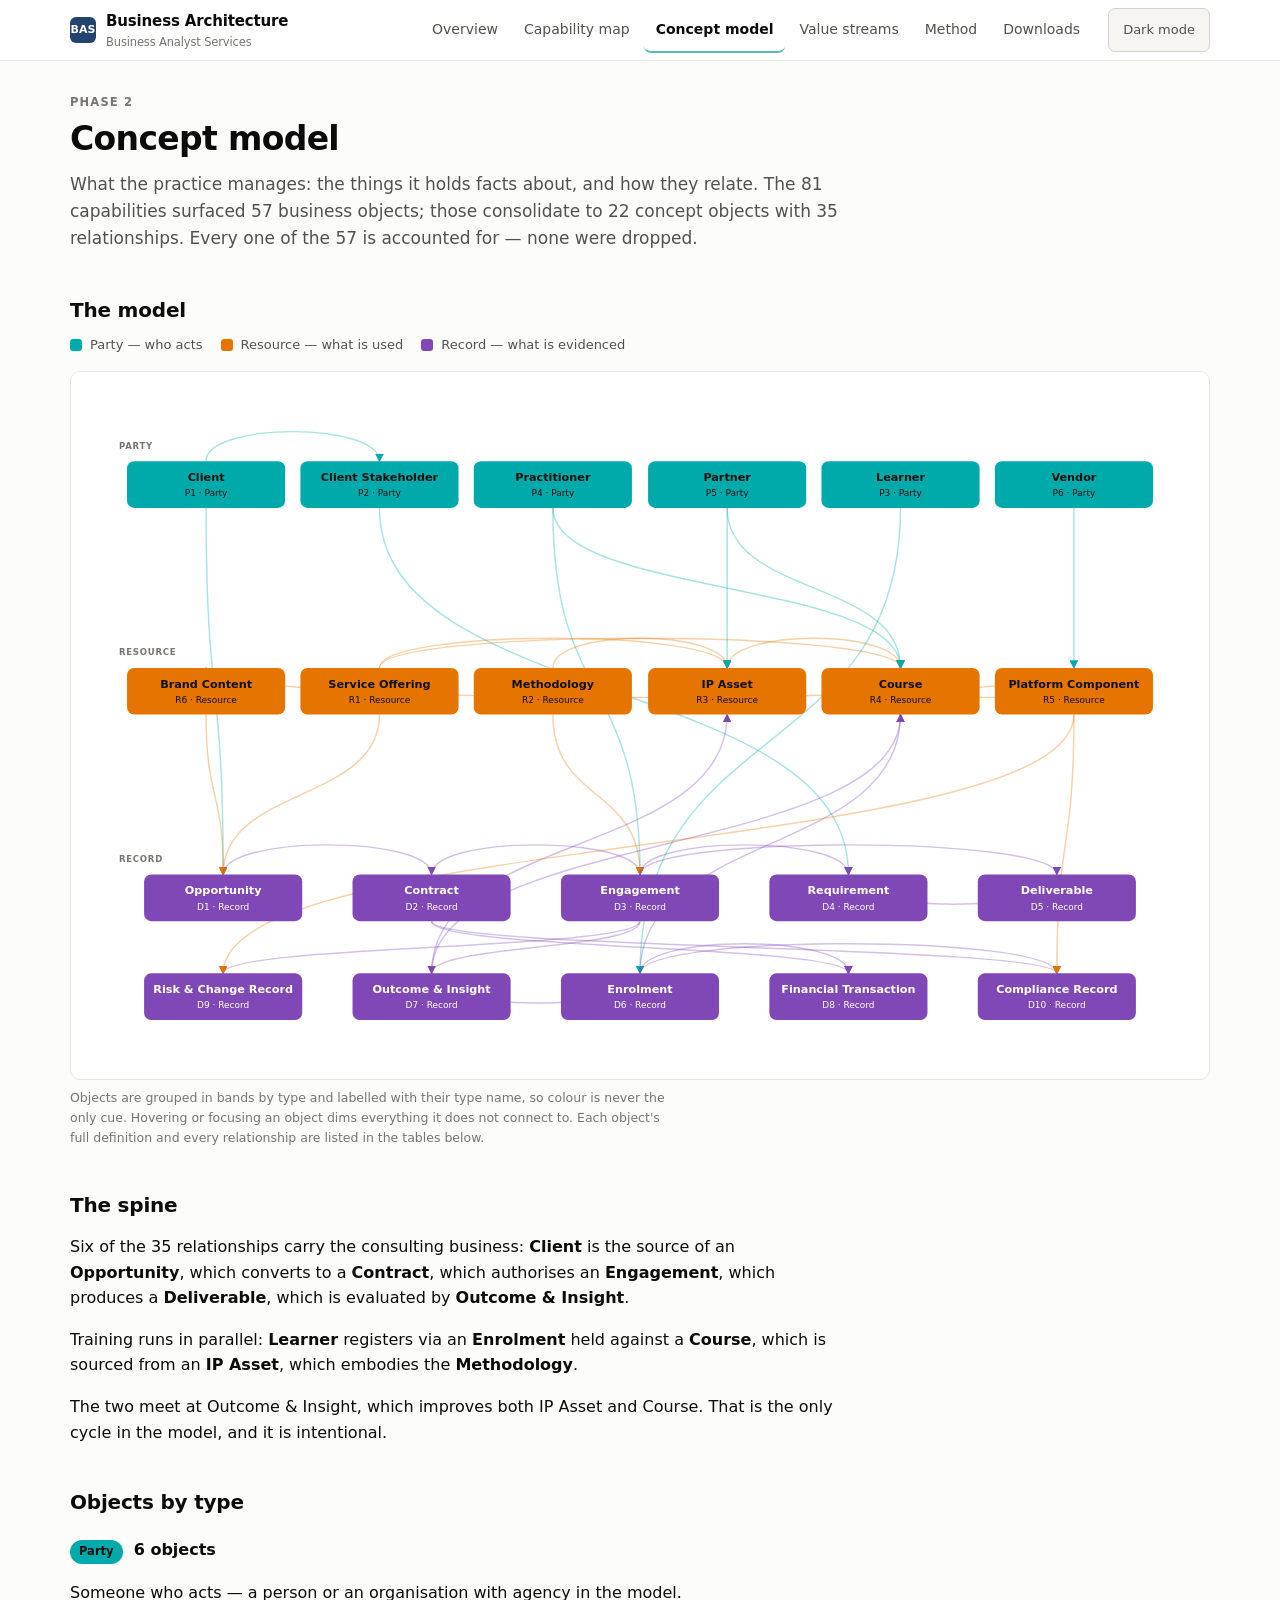
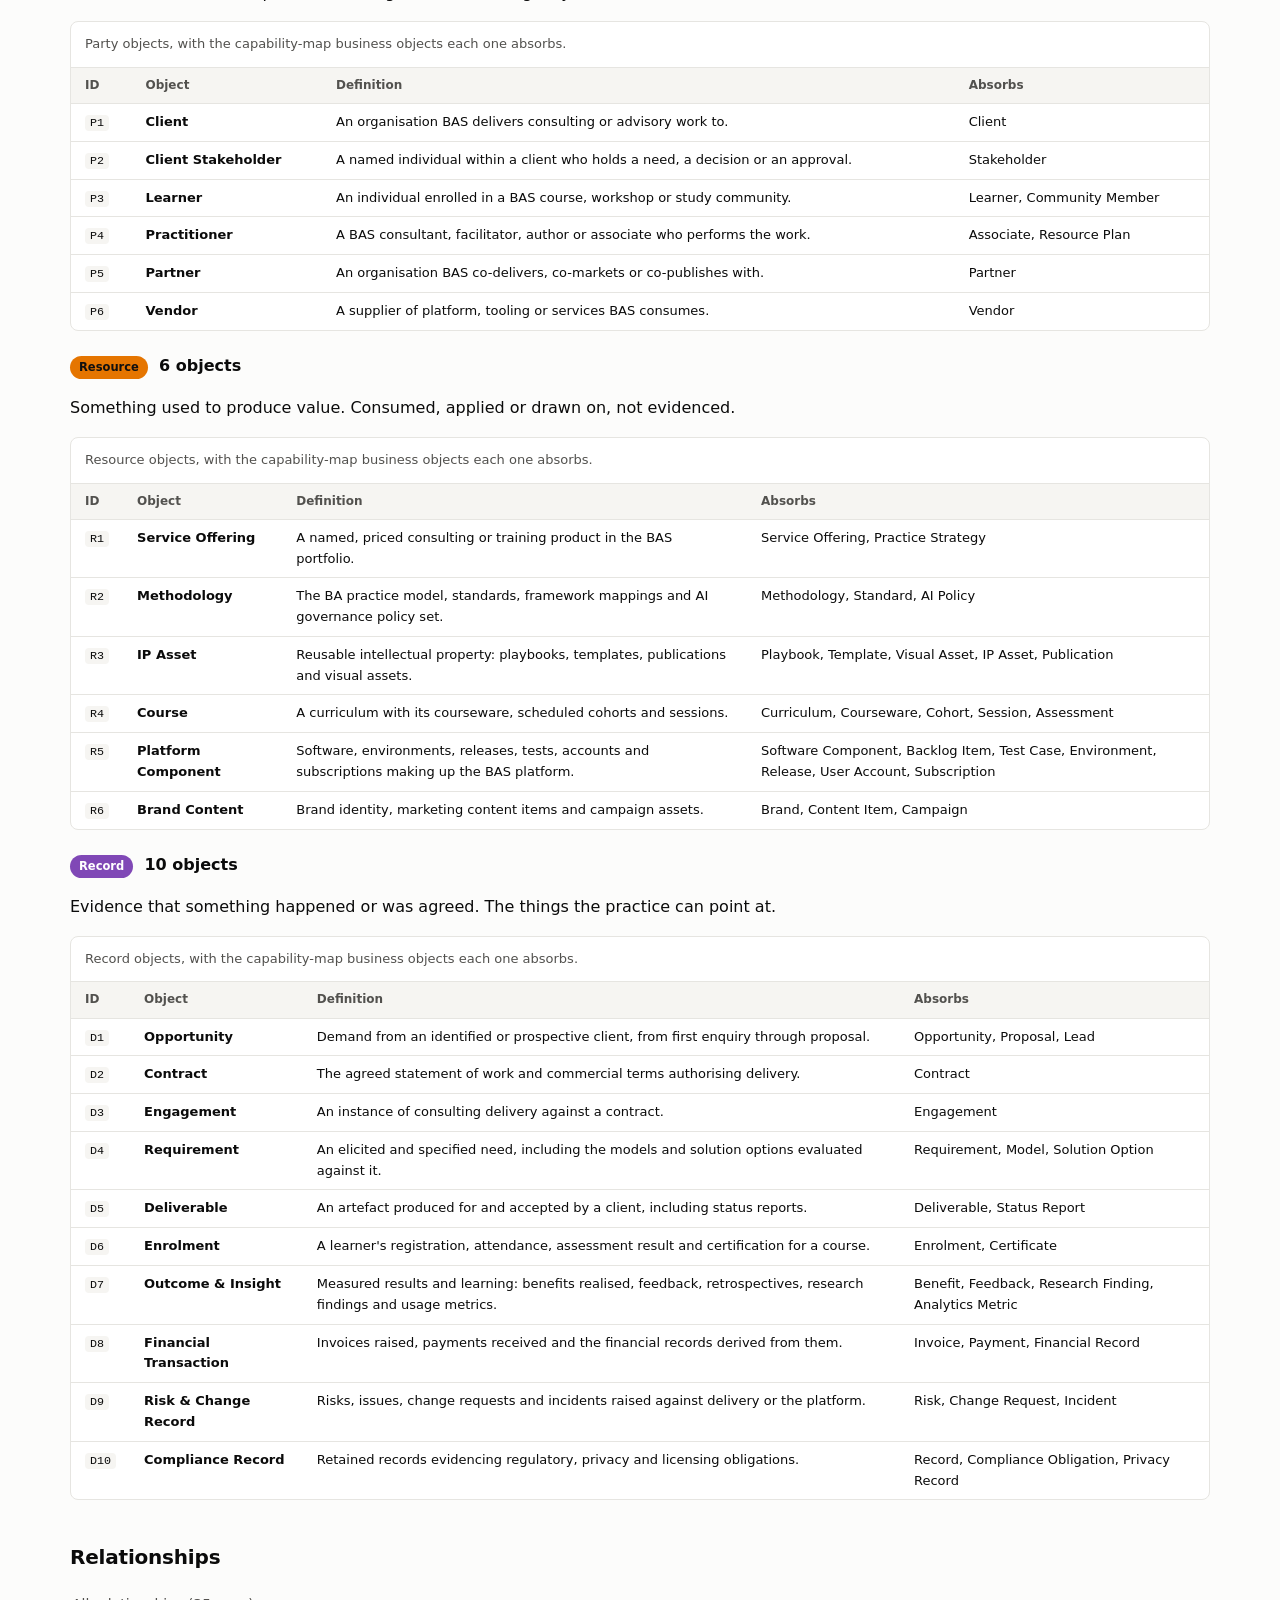
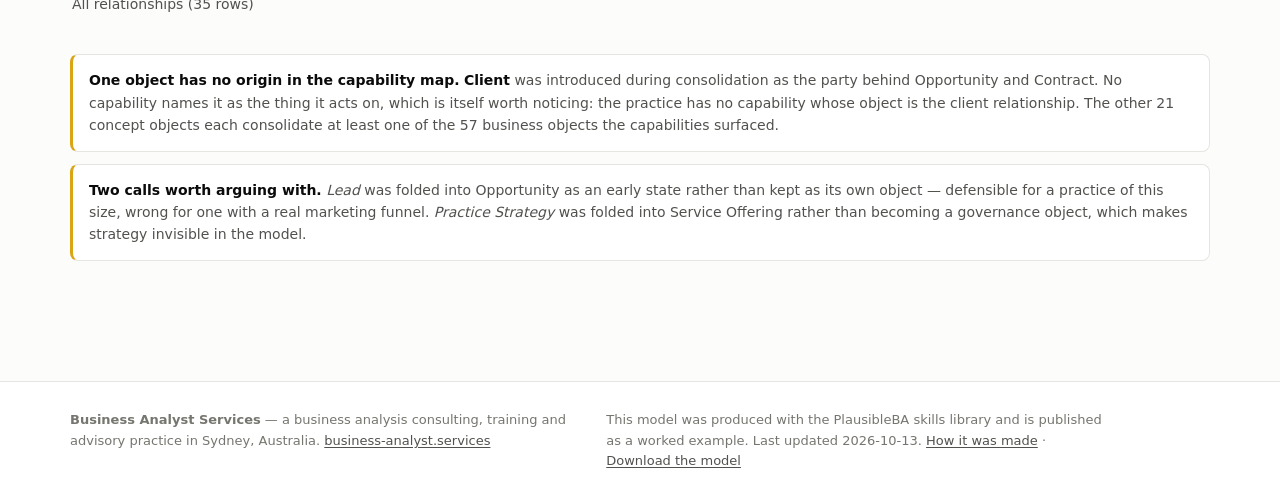
<file: concept-model.html>
<!doctype html>
<html lang="en-AU">
<head>
<meta charset="utf-8">
<meta name="viewport" content="width=device-width, initial-scale=1, viewport-fit=cover">
<title>Concept model · Business Analyst Services Business Architecture</title>
<meta name="description" content="22 objects classified as Party, Resource or Record, with 35 relationships.">
<meta name="color-scheme" content="light dark">
<link rel="stylesheet" href="assets/css/site.css">
<script>(function(){try{var t=localStorage.getItem('bas-ba-theme');if(t==='dark'||t==='light'){document.documentElement.setAttribute('data-theme',t);}}catch(e){}})();</script>
</head>
<body>
<a class="skip" href="#main">Skip to main content</a>
<header class="site-head">
  <div class="head-in">
    <a class="wordmark" href="index.html">
      <span class="mk" aria-hidden="true">BAS</span>
      <span>Business Architecture<small>Business Analyst Services</small></span>
    </a>
    <nav class="site-nav" aria-label="Sections">
      <ul><li><a href="index.html">Overview</a></li><li><a href="capability-map.html">Capability map</a></li><li><a href="concept-model.html" aria-current="page">Concept model</a></li><li><a href="value-streams.html">Value streams</a></li><li><a href="method.html">Method</a></li><li><a href="downloads.html">Downloads</a></li></ul>
    </nav>
    <button type="button" id="theme-toggle" class="theme-btn" hidden>Dark mode</button>
  </div>
</header>
<main id="main">

<div class="page-head">
  <p class="eyebrow">Phase 2</p>
  <h1>Concept model</h1>
  <p class="lede">What the practice manages: the things it holds facts about, and how
  they relate. The 81 capabilities surfaced 57 business objects;
  those consolidate to 22 concept objects with
  35 relationships. Every one of the 57 is
  accounted for — none were dropped.</p>
</div>

<section class="section">
  <h2 id="graph-heading">The model</h2>
  <ul class="legend">
    <li><span class="sw" style="background:var(--t-party)" aria-hidden="true"></span>Party — who acts</li>
    <li><span class="sw" style="background:var(--t-resource)" aria-hidden="true"></span>Resource — what is used</li>
    <li><span class="sw" style="background:var(--t-record)" aria-hidden="true"></span>Record — what is evidenced</li>
  </ul>
  <div class="chart scrolls" id="graph">
    <svg viewBox="0 0 1240 760" role="list" style="min-width:900px"
         aria-labelledby="graph-heading" aria-describedby="graph-desc">
      <defs><marker id="ar-party" viewBox="0 0 8 8" refX="7" refY="4" markerWidth="6" markerHeight="6" orient="auto-start-reverse"><path d="M0 0 L8 4 L0 8 z" fill="var(--t-party)"/></marker><marker id="ar-resource" viewBox="0 0 8 8" refX="7" refY="4" markerWidth="6" markerHeight="6" orient="auto-start-reverse"><path d="M0 0 L8 4 L0 8 z" fill="var(--t-resource)"/></marker><marker id="ar-record" viewBox="0 0 8 8" refX="7" refY="4" markerWidth="6" markerHeight="6" orient="auto-start-reverse"><path d="M0 0 L8 4 L0 8 z" fill="var(--t-record)"/></marker></defs>
      <style>
        .nn { font-size: 12.5px; font-weight: 650; pointer-events: none; }
        .ni { font-size: 10px; font-weight: 500; pointer-events: none; }
        .bl { fill: var(--ink-3); font-size: 9.5px; font-weight: 700; letter-spacing: .09em; }
        .edge { stroke-opacity: .34; transition: stroke-opacity .12s; }
        .node rect { transition: opacity .12s; }
        .node:focus { outline: none; }
        .node:focus rect { stroke: var(--ink); stroke-width: 3; }
        svg.focusing .edge { stroke-opacity: .07; }
        svg.focusing .edge.on { stroke-opacity: .95; stroke-width: 2.4; }
        svg.focusing .node rect { opacity: .28; }
        svg.focusing .node.on rect { opacity: 1; }
      </style>
      <text class="bl" x="40" y="72">PARTY</text><text class="bl" x="40" y="302">RESOURCE</text><text class="bl" x="40" y="532">RECORD</text><path class="edge" data-a="P1" data-b="P2" d="M 137 86 C 137 42, 330 42, 330 86" stroke="var(--t-party)" fill="none" stroke-width="1.6" marker-end="url(#ar-party)"/><path class="edge" data-a="P1" data-b="D1" d="M 137 138 C 137 362, 156 322, 156 546" stroke="var(--t-party)" fill="none" stroke-width="1.6" marker-end="url(#ar-party)"/><path class="edge" data-a="R6" data-b="D1" d="M 137 368 C 137 466, 156 448, 156 546" stroke="var(--t-resource)" fill="none" stroke-width="1.6" marker-end="url(#ar-resource)"/><path class="edge" data-a="R1" data-b="D1" d="M 330 368 C 330 466, 156 448, 156 546" stroke="var(--t-resource)" fill="none" stroke-width="1.6" marker-end="url(#ar-resource)"/><path class="edge" data-a="D1" data-b="D2" d="M 156 546 C 156 502, 388 502, 388 546" stroke="var(--t-record)" fill="none" stroke-width="1.6" marker-end="url(#ar-record)"/><path class="edge" data-a="D2" data-b="D3" d="M 388 546 C 388 502, 620 502, 620 546" stroke="var(--t-record)" fill="none" stroke-width="1.6" marker-end="url(#ar-record)"/><path class="edge" data-a="P4" data-b="D3" d="M 523 138 C 523 362, 620 322, 620 546" stroke="var(--t-party)" fill="none" stroke-width="1.6" marker-end="url(#ar-party)"/><path class="edge" data-a="R2" data-b="D3" d="M 523 368 C 523 466, 620 448, 620 546" stroke="var(--t-resource)" fill="none" stroke-width="1.6" marker-end="url(#ar-resource)"/><path class="edge" data-a="P2" data-b="D4" d="M 330 138 C 330 362, 852 322, 852 546" stroke="var(--t-party)" fill="none" stroke-width="1.6" marker-end="url(#ar-party)"/><path class="edge" data-a="D3" data-b="D4" d="M 620 546 C 620 502, 852 502, 852 546" stroke="var(--t-record)" fill="none" stroke-width="1.6" marker-end="url(#ar-record)"/><path class="edge" data-a="D3" data-b="D5" d="M 620 546 C 620 502, 1084 502, 1084 546" stroke="var(--t-record)" fill="none" stroke-width="1.6" marker-end="url(#ar-record)"/><path class="edge" data-a="D5" data-b="D4" d="M 1084 546 C 1084 590, 852 590, 852 546" stroke="var(--t-record)" fill="none" stroke-width="1.6" marker-end="url(#ar-record)"/><path class="edge" data-a="D3" data-b="D9" d="M 620 598 C 620 630, 156 624, 156 656" stroke="var(--t-record)" fill="none" stroke-width="1.6" marker-end="url(#ar-record)"/><path class="edge" data-a="D2" data-b="D8" d="M 388 598 C 388 630, 852 624, 852 656" stroke="var(--t-record)" fill="none" stroke-width="1.6" marker-end="url(#ar-record)"/><path class="edge" data-a="D3" data-b="D7" d="M 620 598 C 620 630, 388 624, 388 656" stroke="var(--t-record)" fill="none" stroke-width="1.6" marker-end="url(#ar-record)"/><path class="edge" data-a="R2" data-b="R3" d="M 523 316 C 523 272, 717 272, 717 316" stroke="var(--t-resource)" fill="none" stroke-width="1.6" marker-end="url(#ar-resource)"/><path class="edge" data-a="R3" data-b="R4" d="M 717 316 C 717 272, 910 272, 910 316" stroke="var(--t-resource)" fill="none" stroke-width="1.6" marker-end="url(#ar-resource)"/><path class="edge" data-a="R1" data-b="R4" d="M 330 316 C 330 272, 910 272, 910 316" stroke="var(--t-resource)" fill="none" stroke-width="1.6" marker-end="url(#ar-resource)"/><path class="edge" data-a="R1" data-b="R3" d="M 330 316 C 330 272, 717 272, 717 316" stroke="var(--t-resource)" fill="none" stroke-width="1.6" marker-end="url(#ar-resource)"/><path class="edge" data-a="P3" data-b="D6" d="M 910 138 C 910 423, 620 371, 620 656" stroke="var(--t-party)" fill="none" stroke-width="1.6" marker-end="url(#ar-party)"/><path class="edge" data-a="D6" data-b="R4" d="M 620 656 C 620 498, 910 526, 910 368" stroke="var(--t-record)" fill="none" stroke-width="1.6" marker-end="url(#ar-record)"/><path class="edge" data-a="P4" data-b="R4" d="M 523 138 C 523 236, 910 218, 910 316" stroke="var(--t-party)" fill="none" stroke-width="1.6" marker-end="url(#ar-party)"/><path class="edge" data-a="D6" data-b="D8" d="M 620 656 C 620 612, 852 612, 852 656" stroke="var(--t-record)" fill="none" stroke-width="1.6" marker-end="url(#ar-record)"/><path class="edge" data-a="D6" data-b="D7" d="M 620 656 C 620 700, 388 700, 388 656" stroke="var(--t-record)" fill="none" stroke-width="1.6" marker-end="url(#ar-record)"/><path class="edge" data-a="D7" data-b="R3" d="M 388 656 C 388 498, 717 526, 717 368" stroke="var(--t-record)" fill="none" stroke-width="1.6" marker-end="url(#ar-record)"/><path class="edge" data-a="D7" data-b="R4" d="M 388 656 C 388 498, 910 526, 910 368" stroke="var(--t-record)" fill="none" stroke-width="1.6" marker-end="url(#ar-record)"/><path class="edge" data-a="P5" data-b="R4" d="M 717 138 C 717 236, 910 218, 910 316" stroke="var(--t-party)" fill="none" stroke-width="1.6" marker-end="url(#ar-party)"/><path class="edge" data-a="P5" data-b="R3" d="M 717 138 C 717 236, 717 218, 717 316" stroke="var(--t-party)" fill="none" stroke-width="1.6" marker-end="url(#ar-party)"/><path class="edge" data-a="P6" data-b="R5" d="M 1103 138 C 1103 236, 1103 218, 1103 316" stroke="var(--t-party)" fill="none" stroke-width="1.6" marker-end="url(#ar-party)"/><path class="edge" data-a="R5" data-b="R4" d="M 1103 316 C 1103 360, 910 360, 910 316" stroke="var(--t-resource)" fill="none" stroke-width="1.6" marker-end="url(#ar-resource)"/><path class="edge" data-a="R5" data-b="R6" d="M 1103 316 C 1103 360, 137 360, 137 316" stroke="var(--t-resource)" fill="none" stroke-width="1.6" marker-end="url(#ar-resource)"/><path class="edge" data-a="R5" data-b="D9" d="M 1103 368 C 1103 526, 156 498, 156 656" stroke="var(--t-resource)" fill="none" stroke-width="1.6" marker-end="url(#ar-resource)"/><path class="edge" data-a="D2" data-b="D10" d="M 388 598 C 388 630, 1084 624, 1084 656" stroke="var(--t-record)" fill="none" stroke-width="1.6" marker-end="url(#ar-record)"/><path class="edge" data-a="D6" data-b="D10" d="M 620 656 C 620 612, 1084 612, 1084 656" stroke="var(--t-record)" fill="none" stroke-width="1.6" marker-end="url(#ar-record)"/><path class="edge" data-a="R5" data-b="D10" d="M 1103 368 C 1103 526, 1084 498, 1084 656" stroke="var(--t-resource)" fill="none" stroke-width="1.6" marker-end="url(#ar-resource)"/><g class="node" data-id="P1" tabindex="0" role="listitem" aria-label="Client, Party. An organisation BAS delivers consulting or advisory work to. 2 outbound and 0 inbound relationships." data-n="Client" data-t="Party" data-def="An organisation BAS delivers consulting or advisory work to." data-abs="Client"><rect x="49" y="86" width="176" height="52" rx="8" fill="var(--t-party)"/><text class="nn" x="137" y="108" text-anchor="middle" fill="var(--on-party)">Client</text><text class="ni" x="137" y="125" text-anchor="middle" fill="var(--on-party)">P1 · Party</text></g><g class="node" data-id="P2" tabindex="0" role="listitem" aria-label="Client Stakeholder, Party. A named individual within a client who holds a need, a decision or an approval. 1 outbound and 1 inbound relationships." data-n="Client Stakeholder" data-t="Party" data-def="A named individual within a client who holds a need, a decision or an approval." data-abs="Stakeholder"><rect x="242" y="86" width="176" height="52" rx="8" fill="var(--t-party)"/><text class="nn" x="330" y="108" text-anchor="middle" fill="var(--on-party)">Client Stakeholder</text><text class="ni" x="330" y="125" text-anchor="middle" fill="var(--on-party)">P2 · Party</text></g><g class="node" data-id="P3" tabindex="0" role="listitem" aria-label="Learner, Party. An individual enrolled in a BAS course, workshop or study community. 1 outbound and 0 inbound relationships." data-n="Learner" data-t="Party" data-def="An individual enrolled in a BAS course, workshop or study community." data-abs="Learner, Community Member"><rect x="822" y="86" width="176" height="52" rx="8" fill="var(--t-party)"/><text class="nn" x="910" y="108" text-anchor="middle" fill="var(--on-party)">Learner</text><text class="ni" x="910" y="125" text-anchor="middle" fill="var(--on-party)">P3 · Party</text></g><g class="node" data-id="P4" tabindex="0" role="listitem" aria-label="Practitioner, Party. A BAS consultant, facilitator, author or associate who performs the work. 2 outbound and 0 inbound relationships." data-n="Practitioner" data-t="Party" data-def="A BAS consultant, facilitator, author or associate who performs the work." data-abs="Associate, Resource Plan"><rect x="435" y="86" width="176" height="52" rx="8" fill="var(--t-party)"/><text class="nn" x="523" y="108" text-anchor="middle" fill="var(--on-party)">Practitioner</text><text class="ni" x="523" y="125" text-anchor="middle" fill="var(--on-party)">P4 · Party</text></g><g class="node" data-id="P5" tabindex="0" role="listitem" aria-label="Partner, Party. An organisation BAS co-delivers, co-markets or co-publishes with. 2 outbound and 0 inbound relationships." data-n="Partner" data-t="Party" data-def="An organisation BAS co-delivers, co-markets or co-publishes with." data-abs="Partner"><rect x="629" y="86" width="176" height="52" rx="8" fill="var(--t-party)"/><text class="nn" x="717" y="108" text-anchor="middle" fill="var(--on-party)">Partner</text><text class="ni" x="717" y="125" text-anchor="middle" fill="var(--on-party)">P5 · Party</text></g><g class="node" data-id="P6" tabindex="0" role="listitem" aria-label="Vendor, Party. A supplier of platform, tooling or services BAS consumes. 1 outbound and 0 inbound relationships." data-n="Vendor" data-t="Party" data-def="A supplier of platform, tooling or services BAS consumes." data-abs="Vendor"><rect x="1015" y="86" width="176" height="52" rx="8" fill="var(--t-party)"/><text class="nn" x="1103" y="108" text-anchor="middle" fill="var(--on-party)">Vendor</text><text class="ni" x="1103" y="125" text-anchor="middle" fill="var(--on-party)">P6 · Party</text></g><g class="node" data-id="R1" tabindex="0" role="listitem" aria-label="Service Offering, Resource. A named, priced consulting or training product in the BAS portfolio. 3 outbound and 0 inbound relationships." data-n="Service Offering" data-t="Resource" data-def="A named, priced consulting or training product in the BAS portfolio." data-abs="Service Offering, Practice Strategy"><rect x="242" y="316" width="176" height="52" rx="8" fill="var(--t-resource)"/><text class="nn" x="330" y="338" text-anchor="middle" fill="var(--on-resource)">Service Offering</text><text class="ni" x="330" y="355" text-anchor="middle" fill="var(--on-resource)">R1 · Resource</text></g><g class="node" data-id="R2" tabindex="0" role="listitem" aria-label="Methodology, Resource. The BA practice model, standards, framework mappings and AI governance policy set. 2 outbound and 0 inbound relationships." data-n="Methodology" data-t="Resource" data-def="The BA practice model, standards, framework mappings and AI governance policy set." data-abs="Methodology, Standard, AI Policy"><rect x="435" y="316" width="176" height="52" rx="8" fill="var(--t-resource)"/><text class="nn" x="523" y="338" text-anchor="middle" fill="var(--on-resource)">Methodology</text><text class="ni" x="523" y="355" text-anchor="middle" fill="var(--on-resource)">R2 · Resource</text></g><g class="node" data-id="R3" tabindex="0" role="listitem" aria-label="IP Asset, Resource. Reusable intellectual property: playbooks, templates, publications and visual assets. 1 outbound and 4 inbound relationships." data-n="IP Asset" data-t="Resource" data-def="Reusable intellectual property: playbooks, templates, publications and visual assets." data-abs="Playbook, Template, Visual Asset, IP Asset, Publication"><rect x="629" y="316" width="176" height="52" rx="8" fill="var(--t-resource)"/><text class="nn" x="717" y="338" text-anchor="middle" fill="var(--on-resource)">IP Asset</text><text class="ni" x="717" y="355" text-anchor="middle" fill="var(--on-resource)">R3 · Resource</text></g><g class="node" data-id="R4" tabindex="0" role="listitem" aria-label="Course, Resource. A curriculum with its courseware, scheduled cohorts and sessions. 0 outbound and 7 inbound relationships." data-n="Course" data-t="Resource" data-def="A curriculum with its courseware, scheduled cohorts and sessions." data-abs="Curriculum, Courseware, Cohort, Session, Assessment"><rect x="822" y="316" width="176" height="52" rx="8" fill="var(--t-resource)"/><text class="nn" x="910" y="338" text-anchor="middle" fill="var(--on-resource)">Course</text><text class="ni" x="910" y="355" text-anchor="middle" fill="var(--on-resource)">R4 · Resource</text></g><g class="node" data-id="R5" tabindex="0" role="listitem" aria-label="Platform Component, Resource. Software, environments, releases, tests, accounts and subscriptions making up the BAS platform. 4 outbound and 1 inbound relationships." data-n="Platform Component" data-t="Resource" data-def="Software, environments, releases, tests, accounts and subscriptions making up the BAS platform." data-abs="Software Component, Backlog Item, Test Case, Environment, Release, User Account, Subscription"><rect x="1015" y="316" width="176" height="52" rx="8" fill="var(--t-resource)"/><text class="nn" x="1103" y="338" text-anchor="middle" fill="var(--on-resource)">Platform Component</text><text class="ni" x="1103" y="355" text-anchor="middle" fill="var(--on-resource)">R5 · Resource</text></g><g class="node" data-id="R6" tabindex="0" role="listitem" aria-label="Brand Content, Resource. Brand identity, marketing content items and campaign assets. 1 outbound and 1 inbound relationships." data-n="Brand Content" data-t="Resource" data-def="Brand identity, marketing content items and campaign assets." data-abs="Brand, Content Item, Campaign"><rect x="49" y="316" width="176" height="52" rx="8" fill="var(--t-resource)"/><text class="nn" x="137" y="338" text-anchor="middle" fill="var(--on-resource)">Brand Content</text><text class="ni" x="137" y="355" text-anchor="middle" fill="var(--on-resource)">R6 · Resource</text></g><g class="node" data-id="D1" tabindex="0" role="listitem" aria-label="Opportunity, Record. Demand from an identified or prospective client, from first enquiry through proposal. 1 outbound and 3 inbound relationships." data-n="Opportunity" data-t="Record" data-def="Demand from an identified or prospective client, from first enquiry through proposal." data-abs="Opportunity, Proposal, Lead"><rect x="68" y="546" width="176" height="52" rx="8" fill="var(--t-record)"/><text class="nn" x="156" y="568" text-anchor="middle" fill="var(--on-record)">Opportunity</text><text class="ni" x="156" y="585" text-anchor="middle" fill="var(--on-record)">D1 · Record</text></g><g class="node" data-id="D2" tabindex="0" role="listitem" aria-label="Contract, Record. The agreed statement of work and commercial terms authorising delivery. 3 outbound and 1 inbound relationships." data-n="Contract" data-t="Record" data-def="The agreed statement of work and commercial terms authorising delivery." data-abs="Contract"><rect x="300" y="546" width="176" height="52" rx="8" fill="var(--t-record)"/><text class="nn" x="388" y="568" text-anchor="middle" fill="var(--on-record)">Contract</text><text class="ni" x="388" y="585" text-anchor="middle" fill="var(--on-record)">D2 · Record</text></g><g class="node" data-id="D3" tabindex="0" role="listitem" aria-label="Engagement, Record. An instance of consulting delivery against a contract. 4 outbound and 3 inbound relationships." data-n="Engagement" data-t="Record" data-def="An instance of consulting delivery against a contract." data-abs="Engagement"><rect x="532" y="546" width="176" height="52" rx="8" fill="var(--t-record)"/><text class="nn" x="620" y="568" text-anchor="middle" fill="var(--on-record)">Engagement</text><text class="ni" x="620" y="585" text-anchor="middle" fill="var(--on-record)">D3 · Record</text></g><g class="node" data-id="D4" tabindex="0" role="listitem" aria-label="Requirement, Record. An elicited and specified need, including the models and solution options evaluated against it. 0 outbound and 3 inbound relationships." data-n="Requirement" data-t="Record" data-def="An elicited and specified need, including the models and solution options evaluated against it." data-abs="Requirement, Model, Solution Option"><rect x="764" y="546" width="176" height="52" rx="8" fill="var(--t-record)"/><text class="nn" x="852" y="568" text-anchor="middle" fill="var(--on-record)">Requirement</text><text class="ni" x="852" y="585" text-anchor="middle" fill="var(--on-record)">D4 · Record</text></g><g class="node" data-id="D5" tabindex="0" role="listitem" aria-label="Deliverable, Record. An artefact produced for and accepted by a client, including status reports. 1 outbound and 1 inbound relationships." data-n="Deliverable" data-t="Record" data-def="An artefact produced for and accepted by a client, including status reports." data-abs="Deliverable, Status Report"><rect x="996" y="546" width="176" height="52" rx="8" fill="var(--t-record)"/><text class="nn" x="1084" y="568" text-anchor="middle" fill="var(--on-record)">Deliverable</text><text class="ni" x="1084" y="585" text-anchor="middle" fill="var(--on-record)">D5 · Record</text></g><g class="node" data-id="D6" tabindex="0" role="listitem" aria-label="Enrolment, Record. A learner&#x27;s registration, attendance, assessment result and certification for a course. 4 outbound and 1 inbound relationships." data-n="Enrolment" data-t="Record" data-def="A learner&#x27;s registration, attendance, assessment result and certification for a course." data-abs="Enrolment, Certificate"><rect x="532" y="656" width="176" height="52" rx="8" fill="var(--t-record)"/><text class="nn" x="620" y="678" text-anchor="middle" fill="var(--on-record)">Enrolment</text><text class="ni" x="620" y="695" text-anchor="middle" fill="var(--on-record)">D6 · Record</text></g><g class="node" data-id="D7" tabindex="0" role="listitem" aria-label="Outcome &amp; Insight, Record. Measured results and learning: benefits realised, feedback, retrospectives, research findings and usage metrics. 2 outbound and 2 inbound relationships." data-n="Outcome &amp; Insight" data-t="Record" data-def="Measured results and learning: benefits realised, feedback, retrospectives, research findings and usage metrics." data-abs="Benefit, Feedback, Research Finding, Analytics Metric"><rect x="300" y="656" width="176" height="52" rx="8" fill="var(--t-record)"/><text class="nn" x="388" y="678" text-anchor="middle" fill="var(--on-record)">Outcome &amp; Insight</text><text class="ni" x="388" y="695" text-anchor="middle" fill="var(--on-record)">D7 · Record</text></g><g class="node" data-id="D8" tabindex="0" role="listitem" aria-label="Financial Transaction, Record. Invoices raised, payments received and the financial records derived from them. 0 outbound and 2 inbound relationships." data-n="Financial Transaction" data-t="Record" data-def="Invoices raised, payments received and the financial records derived from them." data-abs="Invoice, Payment, Financial Record"><rect x="764" y="656" width="176" height="52" rx="8" fill="var(--t-record)"/><text class="nn" x="852" y="678" text-anchor="middle" fill="var(--on-record)">Financial Transaction</text><text class="ni" x="852" y="695" text-anchor="middle" fill="var(--on-record)">D8 · Record</text></g><g class="node" data-id="D9" tabindex="0" role="listitem" aria-label="Risk &amp; Change Record, Record. Risks, issues, change requests and incidents raised against delivery or the platform. 0 outbound and 2 inbound relationships." data-n="Risk &amp; Change Record" data-t="Record" data-def="Risks, issues, change requests and incidents raised against delivery or the platform." data-abs="Risk, Change Request, Incident"><rect x="68" y="656" width="176" height="52" rx="8" fill="var(--t-record)"/><text class="nn" x="156" y="678" text-anchor="middle" fill="var(--on-record)">Risk &amp; Change Record</text><text class="ni" x="156" y="695" text-anchor="middle" fill="var(--on-record)">D9 · Record</text></g><g class="node" data-id="D10" tabindex="0" role="listitem" aria-label="Compliance Record, Record. Retained records evidencing regulatory, privacy and licensing obligations. 0 outbound and 3 inbound relationships." data-n="Compliance Record" data-t="Record" data-def="Retained records evidencing regulatory, privacy and licensing obligations." data-abs="Record, Compliance Obligation, Privacy Record"><rect x="996" y="656" width="176" height="52" rx="8" fill="var(--t-record)"/><text class="nn" x="1084" y="678" text-anchor="middle" fill="var(--on-record)">Compliance Record</text><text class="ni" x="1084" y="695" text-anchor="middle" fill="var(--on-record)">D10 · Record</text></g>
    </svg>
    <div class="tip" role="status" aria-live="polite"></div>
  </div>
  <p class="fig-note" id="graph-desc">Objects are grouped in bands by type and labelled
  with their type name, so colour is never the only cue. Hovering or focusing an object
  dims everything it does not connect to. Each object's full definition and every
  relationship are listed in the tables below.</p>
</section>

<section class="section">
  <h2>The spine</h2>
  <p>Six of the 35 relationships carry the consulting business:
  <strong>Client</strong> is the source of an <strong>Opportunity</strong>, which converts
  to a <strong>Contract</strong>, which authorises an <strong>Engagement</strong>, which
  produces a <strong>Deliverable</strong>, which is evaluated by
  <strong>Outcome&nbsp;&amp;&nbsp;Insight</strong>.</p>
  <p>Training runs in parallel: <strong>Learner</strong> registers via an
  <strong>Enrolment</strong> held against a <strong>Course</strong>, which is sourced from
  an <strong>IP Asset</strong>, which embodies the <strong>Methodology</strong>.</p>
  <p>The two meet at Outcome&nbsp;&amp;&nbsp;Insight, which improves both IP Asset and
  Course. That is the only cycle in the model, and it is intentional.</p>
</section>

<section class="section">
  <h2>Objects by type</h2>
  <h3 id="type-party">
  <span class="chip" style="--c:var(--t-party);--on-c:var(--on-party)">Party</span> &nbsp;6 objects</h3>
<p>Someone who acts — a person or an organisation with agency in the model.</p>
<div class="tw"><table>
<caption>Party objects, with the capability-map business objects each one absorbs.</caption>
<thead><tr><th scope="col">ID</th><th scope="col">Object</th><th scope="col">Definition</th>
<th scope="col">Absorbs</th></tr></thead>
<tbody><tr id="client"><td><span class="mono">P1</span></td><td><strong>Client</strong></td><td>An organisation BAS delivers consulting or advisory work to.</td><td>Client</td></tr><tr id="client-stakeholder"><td><span class="mono">P2</span></td><td><strong>Client Stakeholder</strong></td><td>A named individual within a client who holds a need, a decision or an approval.</td><td>Stakeholder</td></tr><tr id="learner"><td><span class="mono">P3</span></td><td><strong>Learner</strong></td><td>An individual enrolled in a BAS course, workshop or study community.</td><td>Learner, Community Member</td></tr><tr id="practitioner"><td><span class="mono">P4</span></td><td><strong>Practitioner</strong></td><td>A BAS consultant, facilitator, author or associate who performs the work.</td><td>Associate, Resource Plan</td></tr><tr id="partner"><td><span class="mono">P5</span></td><td><strong>Partner</strong></td><td>An organisation BAS co-delivers, co-markets or co-publishes with.</td><td>Partner</td></tr><tr id="vendor"><td><span class="mono">P6</span></td><td><strong>Vendor</strong></td><td>A supplier of platform, tooling or services BAS consumes.</td><td>Vendor</td></tr></tbody></table></div>
  <h3 id="type-resource">
  <span class="chip" style="--c:var(--t-resource);--on-c:var(--on-resource)">Resource</span> &nbsp;6 objects</h3>
<p>Something used to produce value. Consumed, applied or drawn on, not evidenced.</p>
<div class="tw"><table>
<caption>Resource objects, with the capability-map business objects each one absorbs.</caption>
<thead><tr><th scope="col">ID</th><th scope="col">Object</th><th scope="col">Definition</th>
<th scope="col">Absorbs</th></tr></thead>
<tbody><tr id="service-offering"><td><span class="mono">R1</span></td><td><strong>Service Offering</strong></td><td>A named, priced consulting or training product in the BAS portfolio.</td><td>Service Offering, Practice Strategy</td></tr><tr id="methodology"><td><span class="mono">R2</span></td><td><strong>Methodology</strong></td><td>The BA practice model, standards, framework mappings and AI governance policy set.</td><td>Methodology, Standard, AI Policy</td></tr><tr id="ip-asset"><td><span class="mono">R3</span></td><td><strong>IP Asset</strong></td><td>Reusable intellectual property: playbooks, templates, publications and visual assets.</td><td>Playbook, Template, Visual Asset, IP Asset, Publication</td></tr><tr id="course"><td><span class="mono">R4</span></td><td><strong>Course</strong></td><td>A curriculum with its courseware, scheduled cohorts and sessions.</td><td>Curriculum, Courseware, Cohort, Session, Assessment</td></tr><tr id="platform-component"><td><span class="mono">R5</span></td><td><strong>Platform Component</strong></td><td>Software, environments, releases, tests, accounts and subscriptions making up the BAS platform.</td><td>Software Component, Backlog Item, Test Case, Environment, Release, User Account, Subscription</td></tr><tr id="brand-content"><td><span class="mono">R6</span></td><td><strong>Brand Content</strong></td><td>Brand identity, marketing content items and campaign assets.</td><td>Brand, Content Item, Campaign</td></tr></tbody></table></div>
  <h3 id="type-record">
  <span class="chip" style="--c:var(--t-record);--on-c:var(--on-record)">Record</span> &nbsp;10 objects</h3>
<p>Evidence that something happened or was agreed. The things the practice can point at.</p>
<div class="tw"><table>
<caption>Record objects, with the capability-map business objects each one absorbs.</caption>
<thead><tr><th scope="col">ID</th><th scope="col">Object</th><th scope="col">Definition</th>
<th scope="col">Absorbs</th></tr></thead>
<tbody><tr id="opportunity"><td><span class="mono">D1</span></td><td><strong>Opportunity</strong></td><td>Demand from an identified or prospective client, from first enquiry through proposal.</td><td>Opportunity, Proposal, Lead</td></tr><tr id="contract"><td><span class="mono">D2</span></td><td><strong>Contract</strong></td><td>The agreed statement of work and commercial terms authorising delivery.</td><td>Contract</td></tr><tr id="engagement"><td><span class="mono">D3</span></td><td><strong>Engagement</strong></td><td>An instance of consulting delivery against a contract.</td><td>Engagement</td></tr><tr id="requirement"><td><span class="mono">D4</span></td><td><strong>Requirement</strong></td><td>An elicited and specified need, including the models and solution options evaluated against it.</td><td>Requirement, Model, Solution Option</td></tr><tr id="deliverable"><td><span class="mono">D5</span></td><td><strong>Deliverable</strong></td><td>An artefact produced for and accepted by a client, including status reports.</td><td>Deliverable, Status Report</td></tr><tr id="enrolment"><td><span class="mono">D6</span></td><td><strong>Enrolment</strong></td><td>A learner&#x27;s registration, attendance, assessment result and certification for a course.</td><td>Enrolment, Certificate</td></tr><tr id="outcome-insight"><td><span class="mono">D7</span></td><td><strong>Outcome &amp; Insight</strong></td><td>Measured results and learning: benefits realised, feedback, retrospectives, research findings and usage metrics.</td><td>Benefit, Feedback, Research Finding, Analytics Metric</td></tr><tr id="financial-transaction"><td><span class="mono">D8</span></td><td><strong>Financial Transaction</strong></td><td>Invoices raised, payments received and the financial records derived from them.</td><td>Invoice, Payment, Financial Record</td></tr><tr id="risk-change-record"><td><span class="mono">D9</span></td><td><strong>Risk &amp; Change Record</strong></td><td>Risks, issues, change requests and incidents raised against delivery or the platform.</td><td>Risk, Change Request, Incident</td></tr><tr id="compliance-record"><td><span class="mono">D10</span></td><td><strong>Compliance Record</strong></td><td>Retained records evidencing regulatory, privacy and licensing obligations.</td><td>Record, Compliance Obligation, Privacy Record</td></tr></tbody></table></div>
</section>

<section class="section">
  <h2>Relationships</h2>
  <details class="tbl">
<summary>All relationships (35 rows)</summary>
<div class="tw"><table>
<caption>All directed relationships. Read as: From, relationship, To.</caption>
<thead><tr><th scope="col">From ID</th><th scope="col">From</th><th scope="col">Relationship</th><th scope="col">To ID</th><th scope="col">To</th></tr></thead>
<tbody><tr><td><span class="mono">P1</span></td><td><a href="#client">Client</a></td><td>employs</td><td><span class="mono">P2</span></td><td><a href="#client-stakeholder">Client Stakeholder</a></td></tr><tr><td><span class="mono">P1</span></td><td><a href="#client">Client</a></td><td>is the source of</td><td><span class="mono">D1</span></td><td><a href="#opportunity">Opportunity</a></td></tr><tr><td><span class="mono">R6</span></td><td><a href="#brand-content">Brand Content</a></td><td>generates</td><td><span class="mono">D1</span></td><td><a href="#opportunity">Opportunity</a></td></tr><tr><td><span class="mono">R1</span></td><td><a href="#service-offering">Service Offering</a></td><td>scopes</td><td><span class="mono">D1</span></td><td><a href="#opportunity">Opportunity</a></td></tr><tr><td><span class="mono">D1</span></td><td><a href="#opportunity">Opportunity</a></td><td>converts to</td><td><span class="mono">D2</span></td><td><a href="#contract">Contract</a></td></tr><tr><td><span class="mono">D2</span></td><td><a href="#contract">Contract</a></td><td>authorises</td><td><span class="mono">D3</span></td><td><a href="#engagement">Engagement</a></td></tr><tr><td><span class="mono">P4</span></td><td><a href="#practitioner">Practitioner</a></td><td>delivers</td><td><span class="mono">D3</span></td><td><a href="#engagement">Engagement</a></td></tr><tr><td><span class="mono">R2</span></td><td><a href="#methodology">Methodology</a></td><td>governs</td><td><span class="mono">D3</span></td><td><a href="#engagement">Engagement</a></td></tr><tr><td><span class="mono">P2</span></td><td><a href="#client-stakeholder">Client Stakeholder</a></td><td>is the source of</td><td><span class="mono">D4</span></td><td><a href="#requirement">Requirement</a></td></tr><tr><td><span class="mono">D3</span></td><td><a href="#engagement">Engagement</a></td><td>specifies</td><td><span class="mono">D4</span></td><td><a href="#requirement">Requirement</a></td></tr><tr><td><span class="mono">D3</span></td><td><a href="#engagement">Engagement</a></td><td>produces</td><td><span class="mono">D5</span></td><td><a href="#deliverable">Deliverable</a></td></tr><tr><td><span class="mono">D5</span></td><td><a href="#deliverable">Deliverable</a></td><td>satisfies</td><td><span class="mono">D4</span></td><td><a href="#requirement">Requirement</a></td></tr><tr><td><span class="mono">D3</span></td><td><a href="#engagement">Engagement</a></td><td>raises</td><td><span class="mono">D9</span></td><td><a href="#risk-change-record">Risk &amp; Change Record</a></td></tr><tr><td><span class="mono">D2</span></td><td><a href="#contract">Contract</a></td><td>is billed through</td><td><span class="mono">D8</span></td><td><a href="#financial-transaction">Financial Transaction</a></td></tr><tr><td><span class="mono">D3</span></td><td><a href="#engagement">Engagement</a></td><td>is evaluated by</td><td><span class="mono">D7</span></td><td><a href="#outcome-insight">Outcome &amp; Insight</a></td></tr><tr><td><span class="mono">R2</span></td><td><a href="#methodology">Methodology</a></td><td>is embodied in</td><td><span class="mono">R3</span></td><td><a href="#ip-asset">IP Asset</a></td></tr><tr><td><span class="mono">R3</span></td><td><a href="#ip-asset">IP Asset</a></td><td>is the source of</td><td><span class="mono">R4</span></td><td><a href="#course">Course</a></td></tr><tr><td><span class="mono">R1</span></td><td><a href="#service-offering">Service Offering</a></td><td>packages</td><td><span class="mono">R4</span></td><td><a href="#course">Course</a></td></tr><tr><td><span class="mono">R1</span></td><td><a href="#service-offering">Service Offering</a></td><td>packages</td><td><span class="mono">R3</span></td><td><a href="#ip-asset">IP Asset</a></td></tr><tr><td><span class="mono">P3</span></td><td><a href="#learner">Learner</a></td><td>registers via</td><td><span class="mono">D6</span></td><td><a href="#enrolment">Enrolment</a></td></tr><tr><td><span class="mono">D6</span></td><td><a href="#enrolment">Enrolment</a></td><td>is held against</td><td><span class="mono">R4</span></td><td><a href="#course">Course</a></td></tr><tr><td><span class="mono">P4</span></td><td><a href="#practitioner">Practitioner</a></td><td>facilitates</td><td><span class="mono">R4</span></td><td><a href="#course">Course</a></td></tr><tr><td><span class="mono">D6</span></td><td><a href="#enrolment">Enrolment</a></td><td>is billed through</td><td><span class="mono">D8</span></td><td><a href="#financial-transaction">Financial Transaction</a></td></tr><tr><td><span class="mono">D6</span></td><td><a href="#enrolment">Enrolment</a></td><td>is evaluated by</td><td><span class="mono">D7</span></td><td><a href="#outcome-insight">Outcome &amp; Insight</a></td></tr><tr><td><span class="mono">D7</span></td><td><a href="#outcome-insight">Outcome &amp; Insight</a></td><td>improves</td><td><span class="mono">R3</span></td><td><a href="#ip-asset">IP Asset</a></td></tr><tr><td><span class="mono">D7</span></td><td><a href="#outcome-insight">Outcome &amp; Insight</a></td><td>improves</td><td><span class="mono">R4</span></td><td><a href="#course">Course</a></td></tr><tr><td><span class="mono">P5</span></td><td><a href="#partner">Partner</a></td><td>co-delivers</td><td><span class="mono">R4</span></td><td><a href="#course">Course</a></td></tr><tr><td><span class="mono">P5</span></td><td><a href="#partner">Partner</a></td><td>co-publishes</td><td><span class="mono">R3</span></td><td><a href="#ip-asset">IP Asset</a></td></tr><tr><td><span class="mono">P6</span></td><td><a href="#vendor">Vendor</a></td><td>supplies</td><td><span class="mono">R5</span></td><td><a href="#platform-component">Platform Component</a></td></tr><tr><td><span class="mono">R5</span></td><td><a href="#platform-component">Platform Component</a></td><td>hosts</td><td><span class="mono">R4</span></td><td><a href="#course">Course</a></td></tr><tr><td><span class="mono">R5</span></td><td><a href="#platform-component">Platform Component</a></td><td>hosts</td><td><span class="mono">R6</span></td><td><a href="#brand-content">Brand Content</a></td></tr><tr><td><span class="mono">R5</span></td><td><a href="#platform-component">Platform Component</a></td><td>raises</td><td><span class="mono">D9</span></td><td><a href="#risk-change-record">Risk &amp; Change Record</a></td></tr><tr><td><span class="mono">D2</span></td><td><a href="#contract">Contract</a></td><td>is evidenced by</td><td><span class="mono">D10</span></td><td><a href="#compliance-record">Compliance Record</a></td></tr><tr><td><span class="mono">D6</span></td><td><a href="#enrolment">Enrolment</a></td><td>is evidenced by</td><td><span class="mono">D10</span></td><td><a href="#compliance-record">Compliance Record</a></td></tr><tr><td><span class="mono">R5</span></td><td><a href="#platform-component">Platform Component</a></td><td>is evidenced by</td><td><span class="mono">D10</span></td><td><a href="#compliance-record">Compliance Record</a></td></tr></tbody>
</table></div>
</details>
  <div class="note">
    <p><strong>One object has no origin in the capability map.</strong>
    <strong>Client</strong> was introduced during consolidation as the party behind Opportunity and Contract. No capability names it as the thing it acts on, which is itself worth noticing: the practice has no capability whose object is the client relationship. The other 21 concept objects each consolidate at least
    one of the 57 business objects the capabilities surfaced.</p>
  </div>
  <div class="note" style="margin-top:12px">
    <p><strong>Two calls worth arguing with.</strong>
    <em>Lead</em> was folded into Opportunity as an early state rather than kept as its
    own object — defensible for a practice of this size, wrong for one with a real
    marketing funnel. <em>Practice Strategy</em> was folded into Service Offering rather
    than becoming a governance object, which makes strategy invisible in the model.</p>
  </div>
</section>
</main>
<footer class="site-foot">
  <div class="foot-in">
    <p><strong>Business Analyst Services</strong> — a business analysis consulting, training and
    advisory practice in Sydney, Australia.
    <a href="https://business-analyst.services">business-analyst.services</a></p>
    <p>This model was produced with the PlausibleBA skills library and is published
    as a worked example. Last updated 2026-10-13.
    <a href="method.html">How it was made</a> · <a href="downloads.html">Download the model</a></p>
  </div>
</footer>
<script src="assets/js/site.js"></script>
<script>
window.basTip('#graph', '.node', function (el) {
  return '<b>' + el.dataset.n + '</b><div class="m">' + el.dataset.id + ' · ' +
         el.dataset.t + '</div><div class="d">' + el.dataset.def +
         '</div><div class="m" style="margin:5px 0 0">Absorbs: ' + el.dataset.abs + '</div>';
});
(function () {
  var svg = document.querySelector('#graph svg');
  if (!svg) { return; }
  var edges = [].slice.call(svg.querySelectorAll('.edge'));
  var nodes = [].slice.call(svg.querySelectorAll('.node'));
  function on(g) {
    var id = g.dataset.id, linked = {};
    linked[id] = 1;
    edges.forEach(function (p) {
      var hit = p.dataset.a === id || p.dataset.b === id;
      p.classList.toggle('on', hit);
      if (hit) { linked[p.dataset.a] = 1; linked[p.dataset.b] = 1; }
    });
    nodes.forEach(function (n) { n.classList.toggle('on', !!linked[n.dataset.id]); });
    svg.classList.add('focusing');
  }
  function off() {
    svg.classList.remove('focusing');
    edges.forEach(function (p) { p.classList.remove('on'); });
    nodes.forEach(function (n) { n.classList.remove('on'); });
  }
  nodes.forEach(function (g) {
    g.addEventListener('mouseenter', function () { on(g); });
    g.addEventListener('focus', function () { on(g); });
    g.addEventListener('mouseleave', off);
    g.addEventListener('blur', off);
  });
})();
</script>
</body>
</html>
</file>
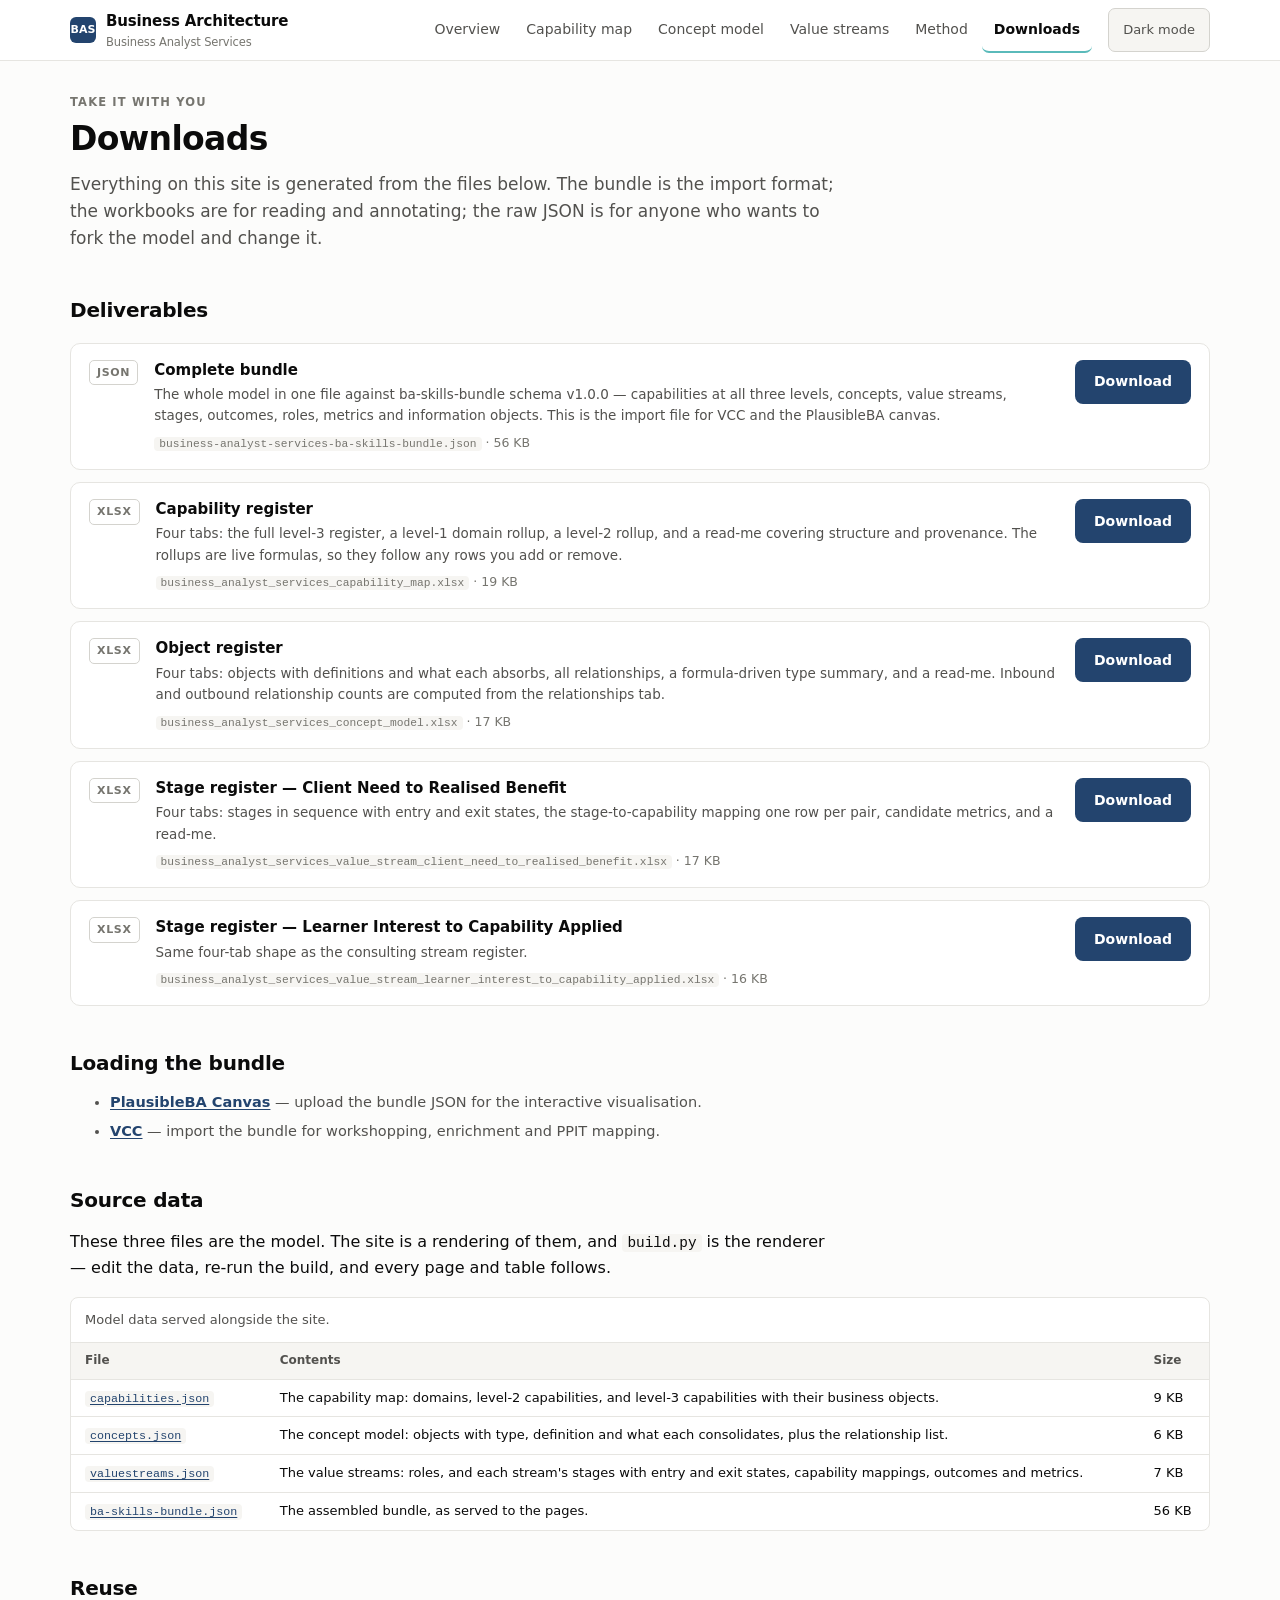
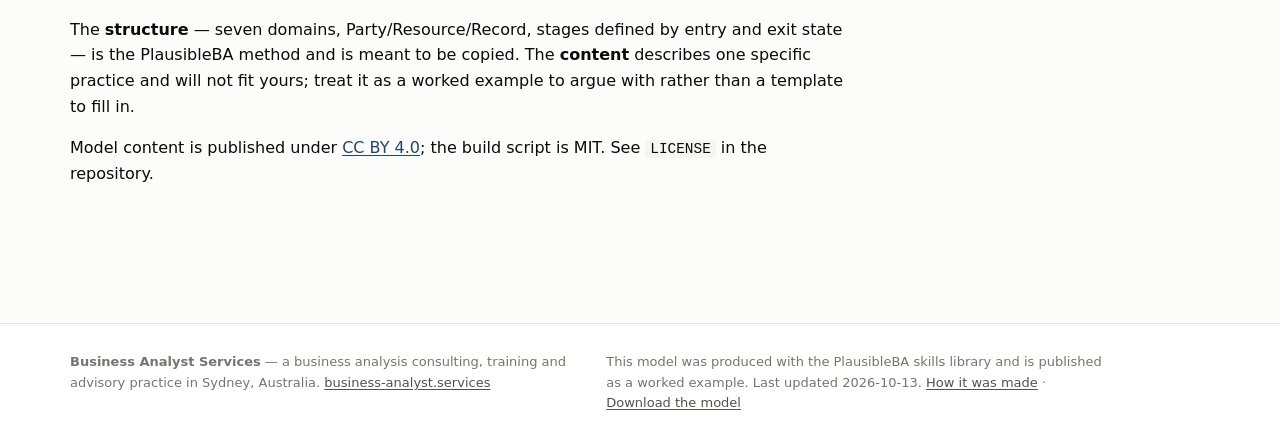
<file: downloads.html>
<!doctype html>
<html lang="en-AU">
<head>
<meta charset="utf-8">
<meta name="viewport" content="width=device-width, initial-scale=1, viewport-fit=cover">
<title>Downloads · Business Analyst Services Business Architecture</title>
<meta name="description" content="The model as a VCC import bundle, four spreadsheet registers, and the raw source data.">
<meta name="color-scheme" content="light dark">
<link rel="stylesheet" href="assets/css/site.css">
<script>(function(){try{var t=localStorage.getItem('bas-ba-theme');if(t==='dark'||t==='light'){document.documentElement.setAttribute('data-theme',t);}}catch(e){}})();</script>
</head>
<body>
<a class="skip" href="#main">Skip to main content</a>
<header class="site-head">
  <div class="head-in">
    <a class="wordmark" href="index.html">
      <span class="mk" aria-hidden="true">BAS</span>
      <span>Business Architecture<small>Business Analyst Services</small></span>
    </a>
    <nav class="site-nav" aria-label="Sections">
      <ul><li><a href="index.html">Overview</a></li><li><a href="capability-map.html">Capability map</a></li><li><a href="concept-model.html">Concept model</a></li><li><a href="value-streams.html">Value streams</a></li><li><a href="method.html">Method</a></li><li><a href="downloads.html" aria-current="page">Downloads</a></li></ul>
    </nav>
    <button type="button" id="theme-toggle" class="theme-btn" hidden>Dark mode</button>
  </div>
</header>
<main id="main">

<div class="page-head">
  <p class="eyebrow">Take it with you</p>
  <h1>Downloads</h1>
  <p class="lede">Everything on this site is generated from the files below. The bundle
  is the import format; the workbooks are for reading and annotating; the raw JSON is for
  anyone who wants to fork the model and change it.</p>
</div>

<section class="section">
  <h2>Deliverables</h2>
  <ul class="dl"><li>
  <span class="fmt">JSON</span>
  <div class="meta"><h3>Complete bundle</h3><p>The whole model in one file against ba-skills-bundle schema v1.0.0 — capabilities at all three levels, concepts, value streams, stages, outcomes, roles, metrics and information objects. This is the import file for VCC and the PlausibleBA canvas.</p>
  <p style="color:var(--ink-3);font-size:12.5px;margin-top:6px">
  <span class="mono">business-analyst-services-ba-skills-bundle.json</span> · 56 KB</p></div>
  <a class="btn" href="downloads/business-analyst-services-ba-skills-bundle.json" download>Download</a>
</li><li>
  <span class="fmt">XLSX</span>
  <div class="meta"><h3>Capability register</h3><p>Four tabs: the full level-3 register, a level-1 domain rollup, a level-2 rollup, and a read-me covering structure and provenance. The rollups are live formulas, so they follow any rows you add or remove.</p>
  <p style="color:var(--ink-3);font-size:12.5px;margin-top:6px">
  <span class="mono">business_analyst_services_capability_map.xlsx</span> · 19 KB</p></div>
  <a class="btn" href="downloads/business_analyst_services_capability_map.xlsx" download>Download</a>
</li><li>
  <span class="fmt">XLSX</span>
  <div class="meta"><h3>Object register</h3><p>Four tabs: objects with definitions and what each absorbs, all relationships, a formula-driven type summary, and a read-me. Inbound and outbound relationship counts are computed from the relationships tab.</p>
  <p style="color:var(--ink-3);font-size:12.5px;margin-top:6px">
  <span class="mono">business_analyst_services_concept_model.xlsx</span> · 17 KB</p></div>
  <a class="btn" href="downloads/business_analyst_services_concept_model.xlsx" download>Download</a>
</li><li>
  <span class="fmt">XLSX</span>
  <div class="meta"><h3>Stage register — Client Need to Realised Benefit</h3><p>Four tabs: stages in sequence with entry and exit states, the stage-to-capability mapping one row per pair, candidate metrics, and a read-me.</p>
  <p style="color:var(--ink-3);font-size:12.5px;margin-top:6px">
  <span class="mono">business_analyst_services_value_stream_client_need_to_realised_benefit.xlsx</span> · 17 KB</p></div>
  <a class="btn" href="downloads/business_analyst_services_value_stream_client_need_to_realised_benefit.xlsx" download>Download</a>
</li><li>
  <span class="fmt">XLSX</span>
  <div class="meta"><h3>Stage register — Learner Interest to Capability Applied</h3><p>Same four-tab shape as the consulting stream register.</p>
  <p style="color:var(--ink-3);font-size:12.5px;margin-top:6px">
  <span class="mono">business_analyst_services_value_stream_learner_interest_to_capability_applied.xlsx</span> · 16 KB</p></div>
  <a class="btn" href="downloads/business_analyst_services_value_stream_learner_interest_to_capability_applied.xlsx" download>Download</a>
</li></ul>
</section>

<section class="section">
  <h2>Loading the bundle</h2>
  <ul class="bullets">
    <li><strong><a href="https://www.plausibleba.com/canvas">PlausibleBA Canvas</a></strong>
    — upload the bundle JSON for the interactive visualisation.</li>
    <li><strong><a href="https://vcc.plausibleba.com">VCC</a></strong> — import the bundle
    for workshopping, enrichment and PPIT mapping.</li>
  </ul>
</section>

<section class="section">
  <h2>Source data</h2>
  <p>These three files are the model. The site is a rendering of them, and
  <span class="mono">build.py</span> is the renderer — edit the data, re-run the build,
  and every page and table follows.</p>
  <div class="tw"><table>
    <caption>Model data served alongside the site.</caption>
    <thead><tr><th scope="col">File</th><th scope="col">Contents</th>
    <th scope="col">Size</th></tr></thead>
    <tbody><tr><td><a href="data/capabilities.json"><span class="mono">capabilities.json</span></a></td><td>The capability map: domains, level-2 capabilities, and level-3 capabilities with their business objects.</td><td>9 KB</td></tr><tr><td><a href="data/concepts.json"><span class="mono">concepts.json</span></a></td><td>The concept model: objects with type, definition and what each consolidates, plus the relationship list.</td><td>6 KB</td></tr><tr><td><a href="data/valuestreams.json"><span class="mono">valuestreams.json</span></a></td><td>The value streams: roles, and each stream&#x27;s stages with entry and exit states, capability mappings, outcomes and metrics.</td><td>7 KB</td></tr><tr><td><a href="data/ba-skills-bundle.json"><span class="mono">ba-skills-bundle.json</span></a></td><td>The assembled bundle, as served to the pages.</td><td>56 KB</td></tr></tbody>
  </table></div>
</section>

<section class="section">
  <h2>Reuse</h2>
  <p>The <strong>structure</strong> — seven domains, Party/Resource/Record, stages defined
  by entry and exit state — is the PlausibleBA method and is meant to be copied. The
  <strong>content</strong> describes one specific practice and will not fit yours; treat it
  as a worked example to argue with rather than a template to fill in.</p>
  <p>Model content is published under
  <a href="https://creativecommons.org/licenses/by/4.0/">CC BY 4.0</a>; the build script
  is MIT. See <span class="mono">LICENSE</span> in the repository.</p>
</section>
</main>
<footer class="site-foot">
  <div class="foot-in">
    <p><strong>Business Analyst Services</strong> — a business analysis consulting, training and
    advisory practice in Sydney, Australia.
    <a href="https://business-analyst.services">business-analyst.services</a></p>
    <p>This model was produced with the PlausibleBA skills library and is published
    as a worked example. Last updated 2026-10-13.
    <a href="method.html">How it was made</a> · <a href="downloads.html">Download the model</a></p>
  </div>
</footer>
<script src="assets/js/site.js"></script>
</body>
</html>
</file>
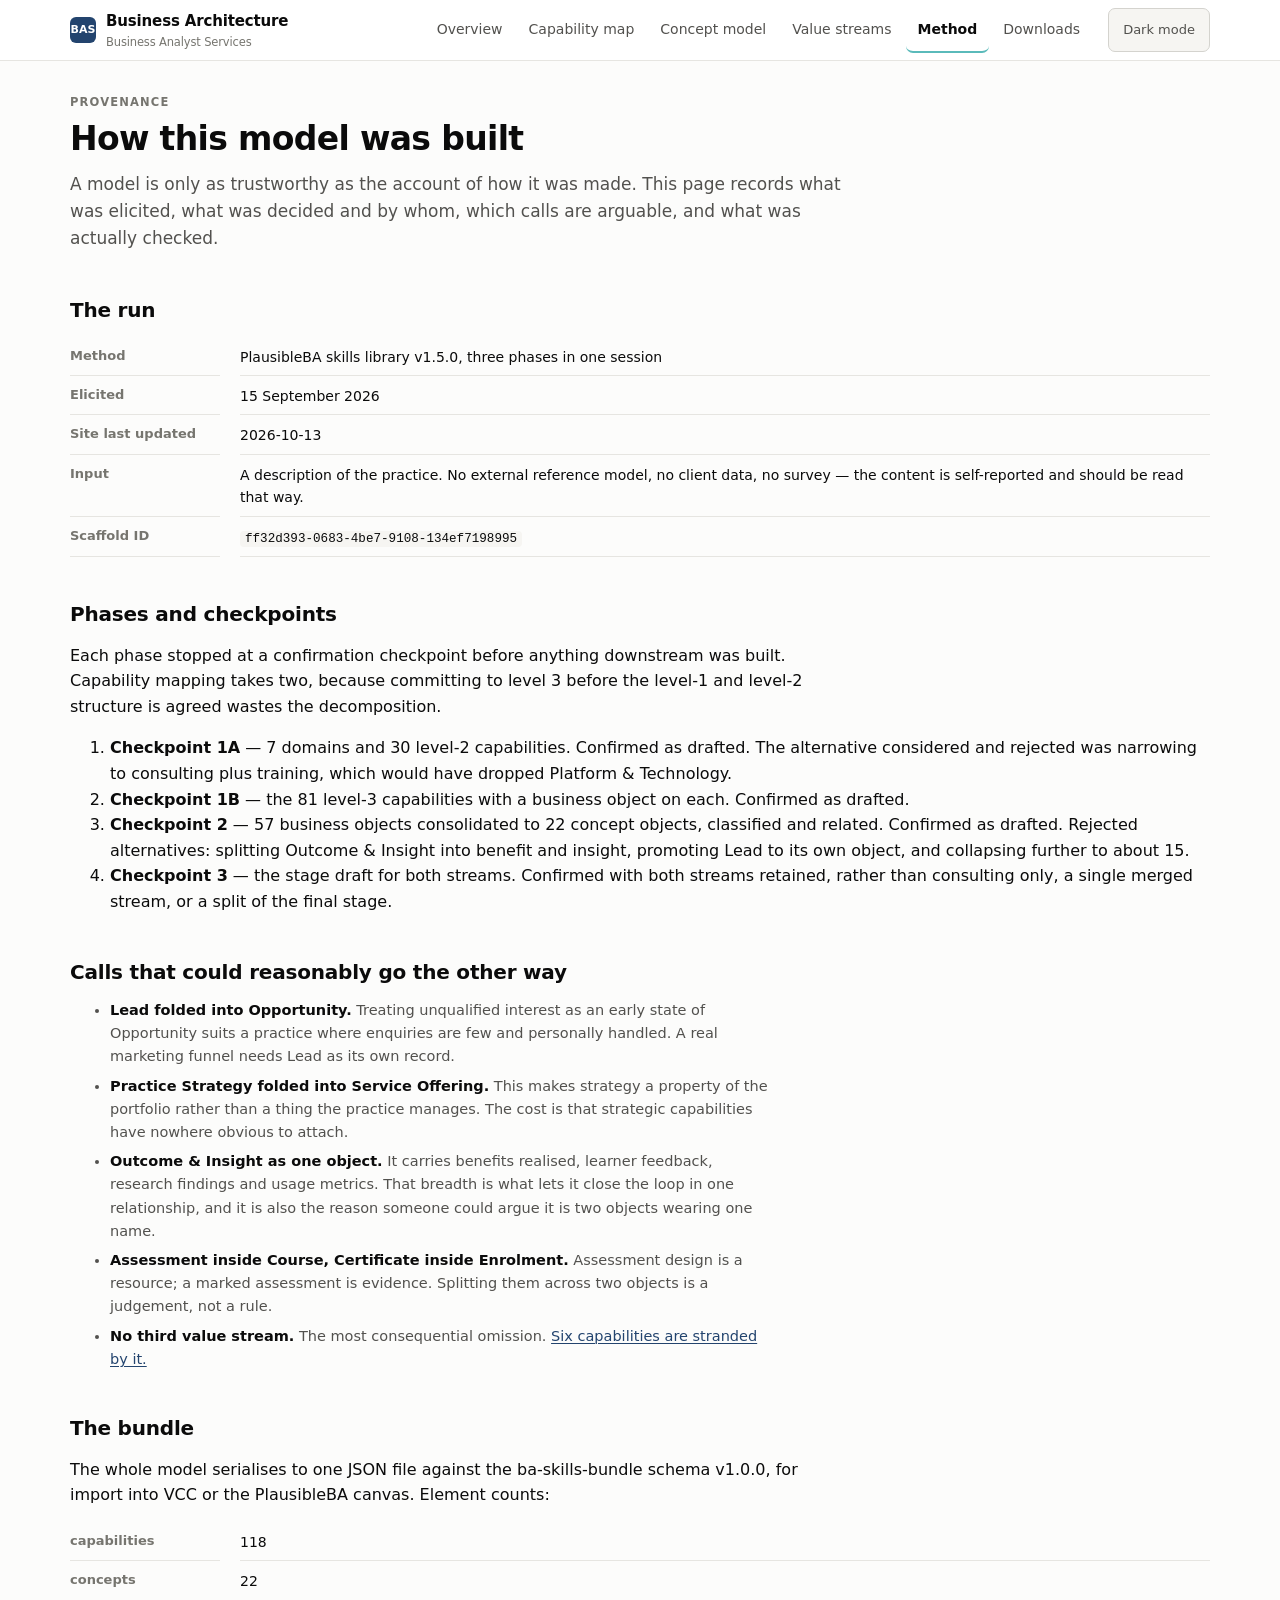
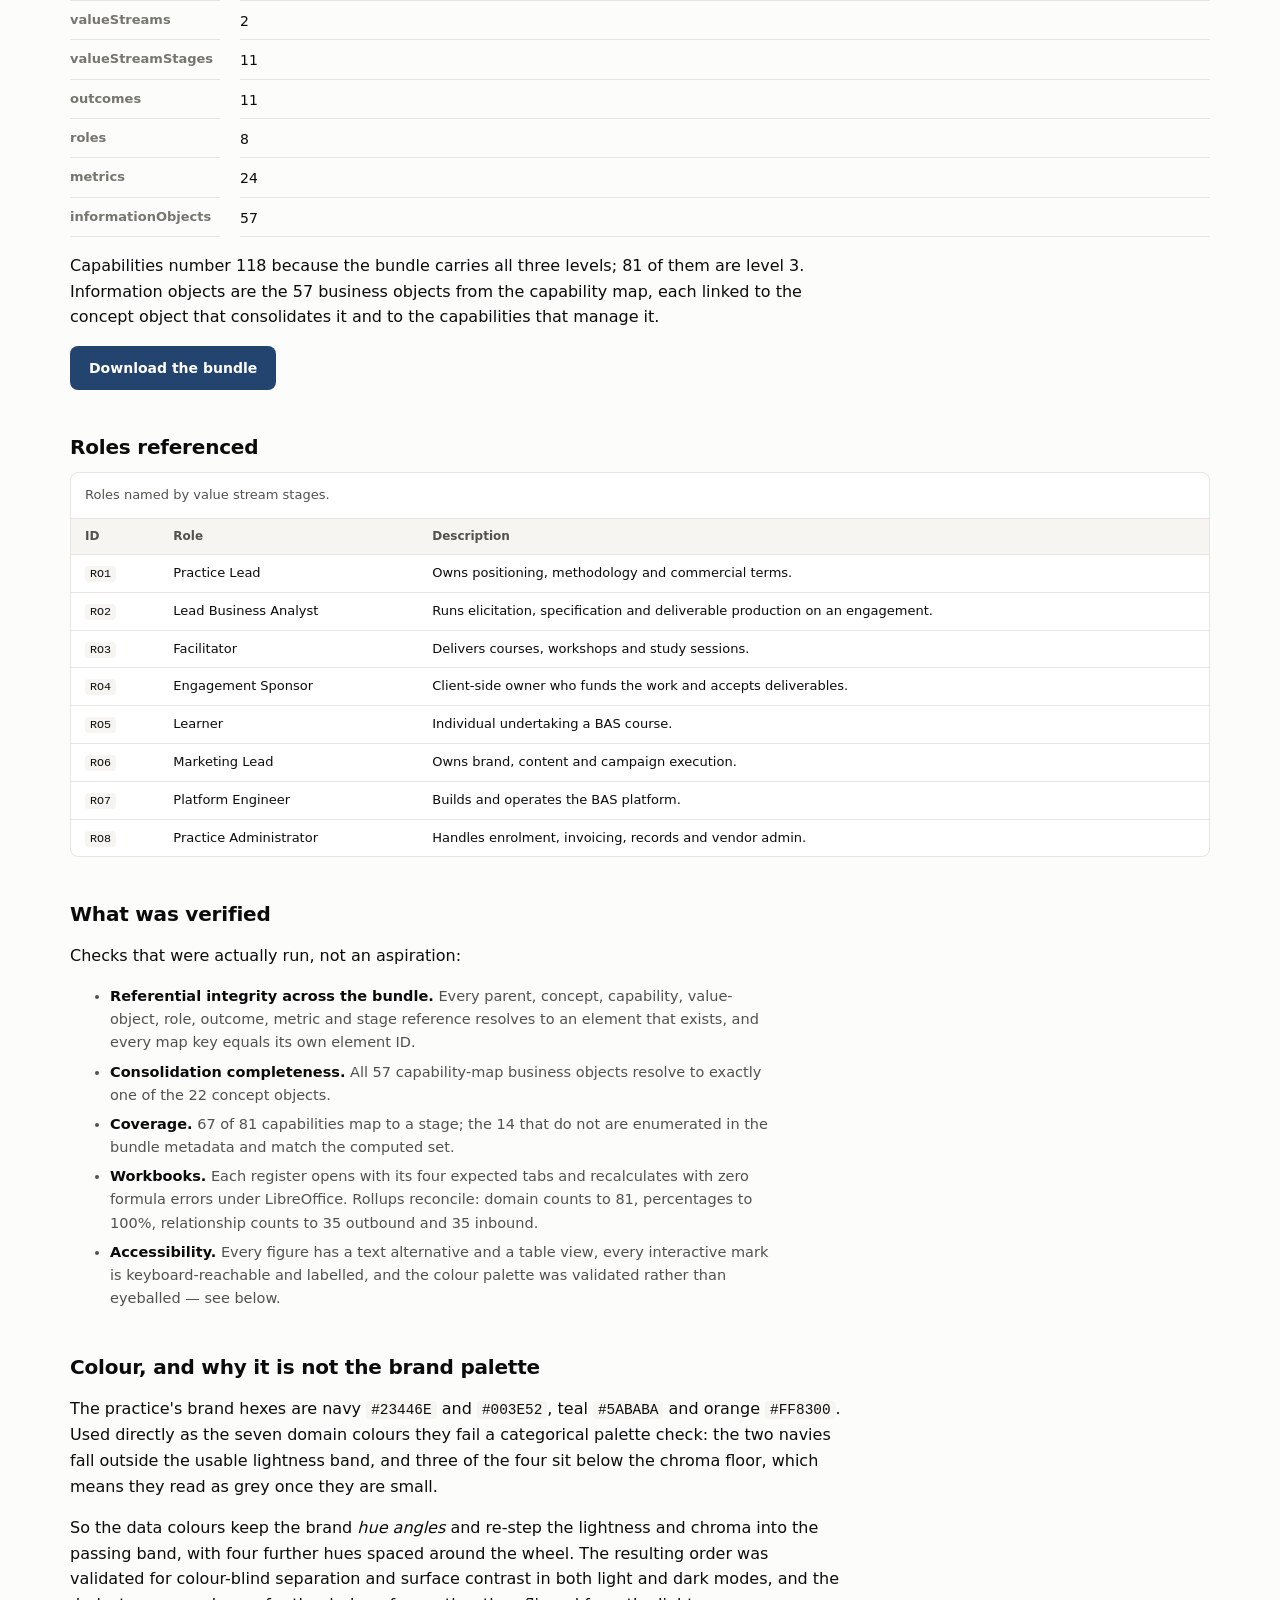
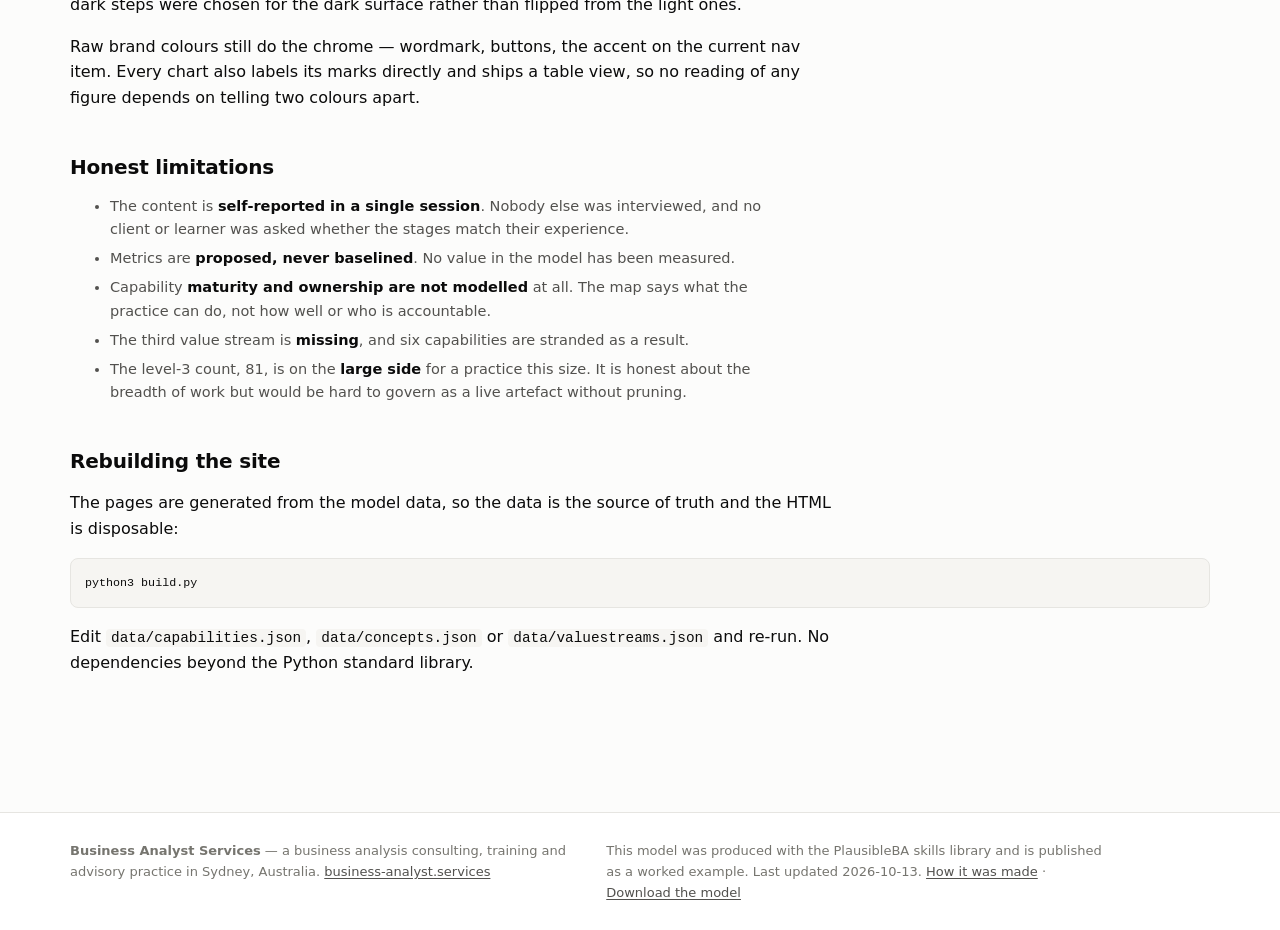
<file: method.html>
<!doctype html>
<html lang="en-AU">
<head>
<meta charset="utf-8">
<meta name="viewport" content="width=device-width, initial-scale=1, viewport-fit=cover">
<title>Method · Business Analyst Services Business Architecture</title>
<meta name="description" content="How the model was built: the phases, the checkpoints, the arguable calls, and how the output was verified.">
<meta name="color-scheme" content="light dark">
<link rel="stylesheet" href="assets/css/site.css">
<script>(function(){try{var t=localStorage.getItem('bas-ba-theme');if(t==='dark'||t==='light'){document.documentElement.setAttribute('data-theme',t);}}catch(e){}})();</script>
</head>
<body>
<a class="skip" href="#main">Skip to main content</a>
<header class="site-head">
  <div class="head-in">
    <a class="wordmark" href="index.html">
      <span class="mk" aria-hidden="true">BAS</span>
      <span>Business Architecture<small>Business Analyst Services</small></span>
    </a>
    <nav class="site-nav" aria-label="Sections">
      <ul><li><a href="index.html">Overview</a></li><li><a href="capability-map.html">Capability map</a></li><li><a href="concept-model.html">Concept model</a></li><li><a href="value-streams.html">Value streams</a></li><li><a href="method.html" aria-current="page">Method</a></li><li><a href="downloads.html">Downloads</a></li></ul>
    </nav>
    <button type="button" id="theme-toggle" class="theme-btn" hidden>Dark mode</button>
  </div>
</header>
<main id="main">

<div class="page-head">
  <p class="eyebrow">Provenance</p>
  <h1>How this model was built</h1>
  <p class="lede">A model is only as trustworthy as the account of how it was made.
  This page records what was elicited, what was decided and by whom, which calls are
  arguable, and what was actually checked.</p>
</div>

<section class="section">
  <h2>The run</h2>
  <dl class="facts">
    <dt>Method</dt><dd>PlausibleBA skills library v1.5.0, three phases in one session</dd>
    <dt>Elicited</dt><dd>15 September 2026</dd>
    <dt>Site last updated</dt><dd>2026-10-13</dd>
    <dt>Input</dt><dd>A description of the practice. No external reference model, no
    client data, no survey — the content is self-reported and should be read that way.</dd>
    <dt>Scaffold ID</dt><dd><span class="mono">ff32d393-0683-4be7-9108-134ef7198995</span></dd>
  </dl>
</section>

<section class="section">
  <h2>Phases and checkpoints</h2>
  <p>Each phase stopped at a confirmation checkpoint before anything downstream was
  built. Capability mapping takes two, because committing to level 3 before the level-1
  and level-2 structure is agreed wastes the decomposition.</p>
  <ol class="bullets">
    <li><strong>Checkpoint 1A</strong> — 7 domains and
    30 level-2 capabilities. Confirmed as drafted. The
    alternative considered and rejected was narrowing to consulting plus training, which
    would have dropped Platform &amp; Technology.</li>
    <li><strong>Checkpoint 1B</strong> — the 81 level-3 capabilities with a
    business object on each. Confirmed as drafted.</li>
    <li><strong>Checkpoint 2</strong> — 57 business objects consolidated to
    22 concept objects, classified and related. Confirmed as drafted.
    Rejected alternatives: splitting Outcome&nbsp;&amp;&nbsp;Insight into benefit and
    insight, promoting Lead to its own object, and collapsing further to about 15.</li>
    <li><strong>Checkpoint 3</strong> — the stage draft for both streams. Confirmed with
    both streams retained, rather than consulting only, a single merged stream, or a
    split of the final stage.</li>
  </ol>
</section>

<section class="section">
  <h2>Calls that could reasonably go the other way</h2>
  <ul class="bullets">
    <li><strong>Lead folded into Opportunity.</strong> Treating unqualified interest as
    an early state of Opportunity suits a practice where enquiries are few and
    personally handled. A real marketing funnel needs Lead as its own record.</li>
    <li><strong>Practice Strategy folded into Service Offering.</strong> This makes
    strategy a property of the portfolio rather than a thing the practice manages. The
    cost is that strategic capabilities have nowhere obvious to attach.</li>
    <li><strong>Outcome &amp; Insight as one object.</strong> It carries benefits
    realised, learner feedback, research findings and usage metrics. That breadth is
    what lets it close the loop in one relationship, and it is also the reason someone
    could argue it is two objects wearing one name.</li>
    <li><strong>Assessment inside Course, Certificate inside Enrolment.</strong> Assessment
    design is a resource; a marked assessment is evidence. Splitting them across two
    objects is a judgement, not a rule.</li>
    <li><strong>No third value stream.</strong> The most consequential omission.
    <a href="value-streams.html#unmapped">Six capabilities are stranded by it.</a></li>
  </ul>
</section>

<section class="section">
  <h2>The bundle</h2>
  <p>The whole model serialises to one JSON file against the ba-skills-bundle schema
  v1.0.0, for import into VCC or the PlausibleBA canvas.
  Element counts:</p>
  <dl class="facts"><dt>capabilities</dt><dd>118</dd><dt>concepts</dt><dd>22</dd><dt>valueStreams</dt><dd>2</dd><dt>valueStreamStages</dt><dd>11</dd><dt>outcomes</dt><dd>11</dd><dt>roles</dt><dd>8</dd><dt>metrics</dt><dd>24</dd><dt>informationObjects</dt><dd>57</dd></dl>
  <p>Capabilities number 118 because the bundle carries all three
  levels; 81 of them are level 3. Information objects are the
  57 business objects from the capability map, each linked to the concept
  object that consolidates it and to the capabilities that manage it.</p>
  <p><a class="btn" href="downloads/business-analyst-services-ba-skills-bundle.json" download>Download the bundle</a></p>
</section>

<section class="section">
  <h2>Roles referenced</h2>
  <div class="tw"><table>
    <caption>Roles named by value stream stages.</caption>
    <thead><tr><th scope="col">ID</th><th scope="col">Role</th><th scope="col">Description</th></tr></thead>
    <tbody><tr><td><span class="mono">RO1</span></td><td>Practice Lead</td><td>Owns positioning, methodology and commercial terms.</td></tr><tr><td><span class="mono">RO2</span></td><td>Lead Business Analyst</td><td>Runs elicitation, specification and deliverable production on an engagement.</td></tr><tr><td><span class="mono">RO3</span></td><td>Facilitator</td><td>Delivers courses, workshops and study sessions.</td></tr><tr><td><span class="mono">RO4</span></td><td>Engagement Sponsor</td><td>Client-side owner who funds the work and accepts deliverables.</td></tr><tr><td><span class="mono">RO5</span></td><td>Learner</td><td>Individual undertaking a BAS course.</td></tr><tr><td><span class="mono">RO6</span></td><td>Marketing Lead</td><td>Owns brand, content and campaign execution.</td></tr><tr><td><span class="mono">RO7</span></td><td>Platform Engineer</td><td>Builds and operates the BAS platform.</td></tr><tr><td><span class="mono">RO8</span></td><td>Practice Administrator</td><td>Handles enrolment, invoicing, records and vendor admin.</td></tr></tbody>
  </table></div>
</section>

<section class="section">
  <h2>What was verified</h2>
  <p>Checks that were actually run, not an aspiration:</p>
  <ul class="bullets">
    <li><strong>Referential integrity across the bundle.</strong> Every parent, concept,
    capability, value-object, role, outcome, metric and stage reference resolves to an
    element that exists, and every map key equals its own element ID.</li>
    <li><strong>Consolidation completeness.</strong> All 57 capability-map
    business objects resolve to exactly one of the 22 concept objects.</li>
    <li><strong>Coverage.</strong> 67 of 81 capabilities map to a
    stage; the 14 that do not are enumerated in the bundle metadata and match
    the computed set.</li>
    <li><strong>Workbooks.</strong> Each register opens with its four expected tabs and
    recalculates with zero formula errors under LibreOffice. Rollups reconcile: domain
    counts to 81, percentages to 100%, relationship counts to
    35 outbound and 35 inbound.</li>
    <li><strong>Accessibility.</strong> Every figure has a text alternative and a table
    view, every interactive mark is keyboard-reachable and labelled, and the colour
    palette was validated rather than eyeballed — see below.</li>
  </ul>
</section>

<section class="section">
  <h2>Colour, and why it is not the brand palette</h2>
  <p>The practice's brand hexes are navy <span class="mono">#23446E</span> and
  <span class="mono">#003E52</span>, teal <span class="mono">#5ABABA</span> and orange
  <span class="mono">#FF8300</span>. Used directly as the seven domain colours they fail
  a categorical palette check: the two navies fall outside the usable lightness band, and
  three of the four sit below the chroma floor, which means they read as grey once they
  are small.</p>
  <p>So the data colours keep the brand <em>hue angles</em> and re-step the lightness and
  chroma into the passing band, with four further hues spaced around the wheel. The
  resulting order was validated for colour-blind separation and surface contrast in both
  light and dark modes, and the dark steps were chosen for the dark surface rather than
  flipped from the light ones.</p>
  <p>Raw brand colours still do the chrome — wordmark, buttons, the accent on the current
  nav item. Every chart also labels its marks directly and ships a table view, so no
  reading of any figure depends on telling two colours apart.</p>
</section>

<section class="section">
  <h2>Honest limitations</h2>
  <ul class="bullets">
    <li>The content is <strong>self-reported in a single session</strong>. Nobody else was
    interviewed, and no client or learner was asked whether the stages match their
    experience.</li>
    <li>Metrics are <strong>proposed, never baselined</strong>. No value in the model has
    been measured.</li>
    <li>Capability <strong>maturity and ownership are not modelled</strong> at all. The map
    says what the practice can do, not how well or who is accountable.</li>
    <li>The third value stream is <strong>missing</strong>, and six capabilities are
    stranded as a result.</li>
    <li>The level-3 count, 81, is on the <strong>large side</strong> for a
    practice this size. It is honest about the breadth of work but would be hard to
    govern as a live artefact without pruning.</li>
  </ul>
</section>

<section class="section">
  <h2>Rebuilding the site</h2>
  <p>The pages are generated from the model data, so the data is the source of truth and
  the HTML is disposable:</p>
  <pre><code>python3 build.py</code></pre>
  <p>Edit <span class="mono">data/capabilities.json</span>,
  <span class="mono">data/concepts.json</span> or
  <span class="mono">data/valuestreams.json</span> and re-run. No dependencies beyond the
  Python standard library.</p>
</section>
</main>
<footer class="site-foot">
  <div class="foot-in">
    <p><strong>Business Analyst Services</strong> — a business analysis consulting, training and
    advisory practice in Sydney, Australia.
    <a href="https://business-analyst.services">business-analyst.services</a></p>
    <p>This model was produced with the PlausibleBA skills library and is published
    as a worked example. Last updated 2026-10-13.
    <a href="method.html">How it was made</a> · <a href="downloads.html">Download the model</a></p>
  </div>
</footer>
<script src="assets/js/site.js"></script>
</body>
</html>
</file>
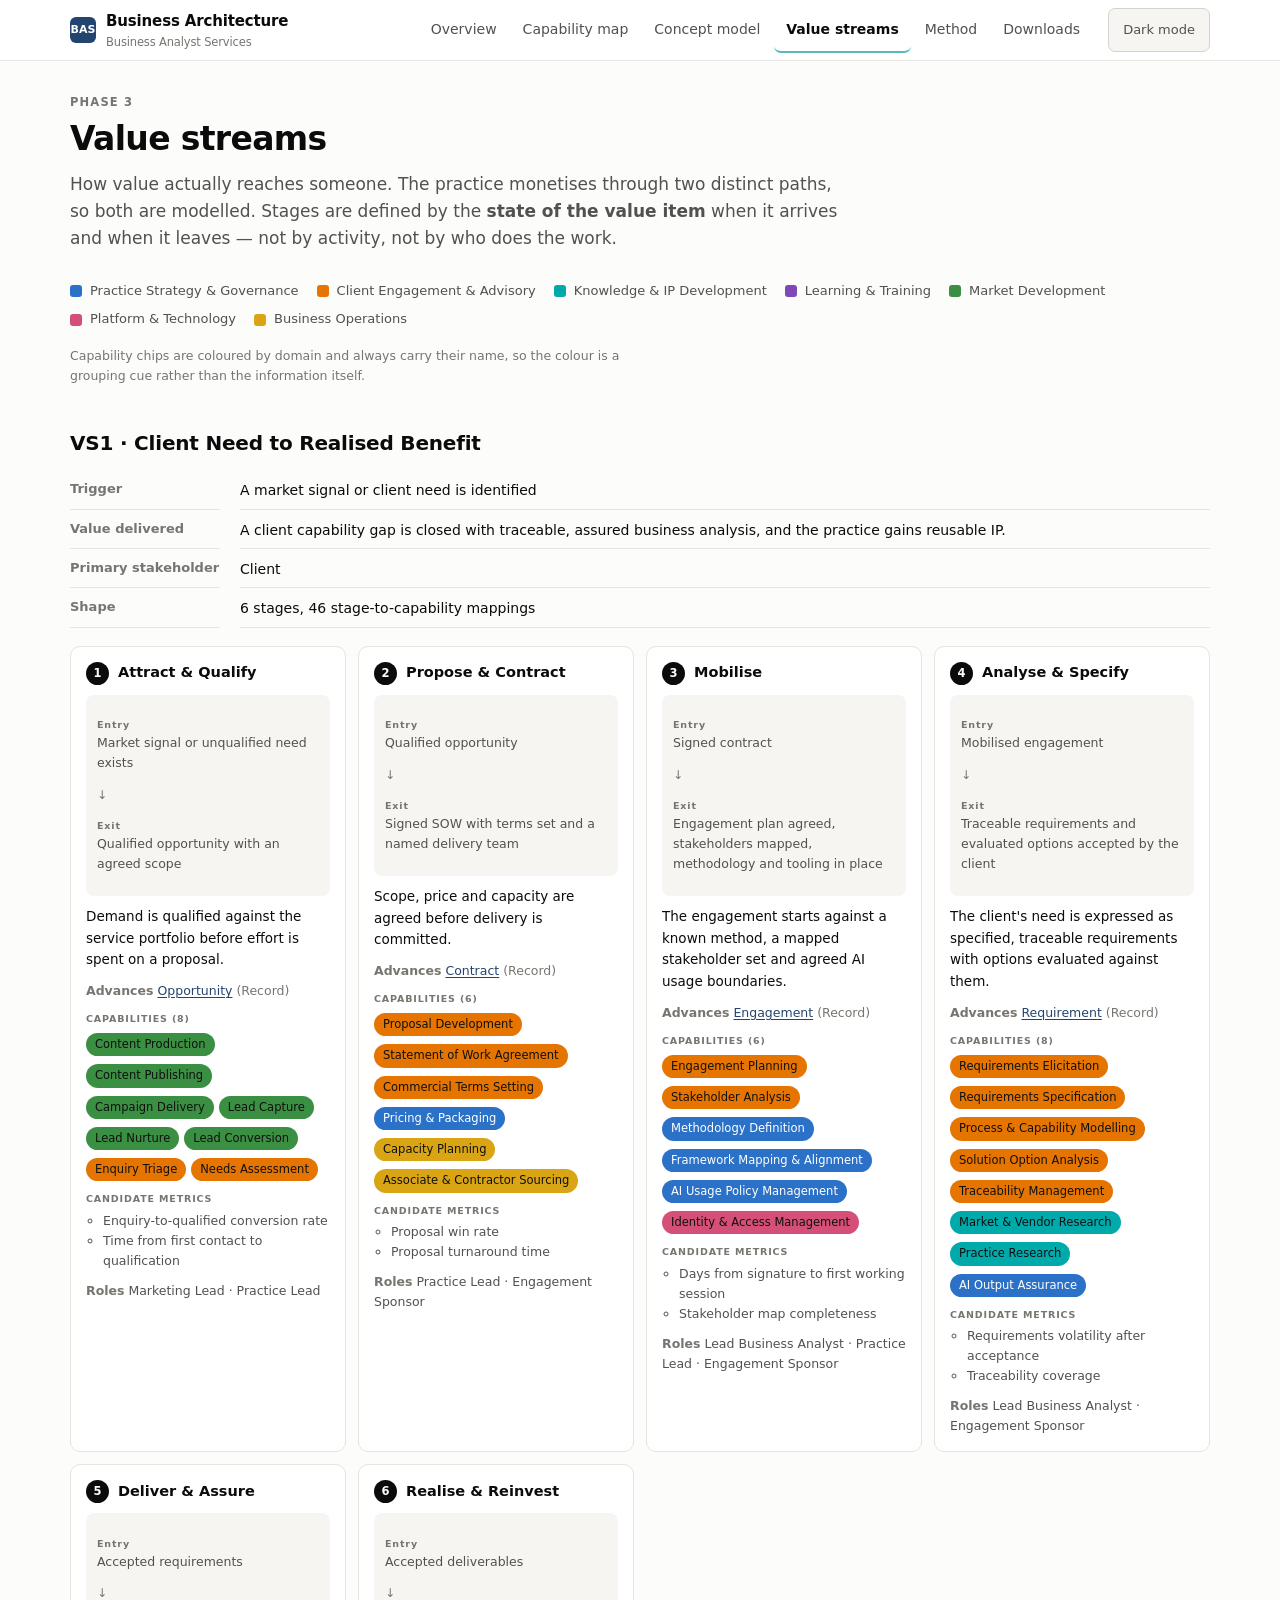
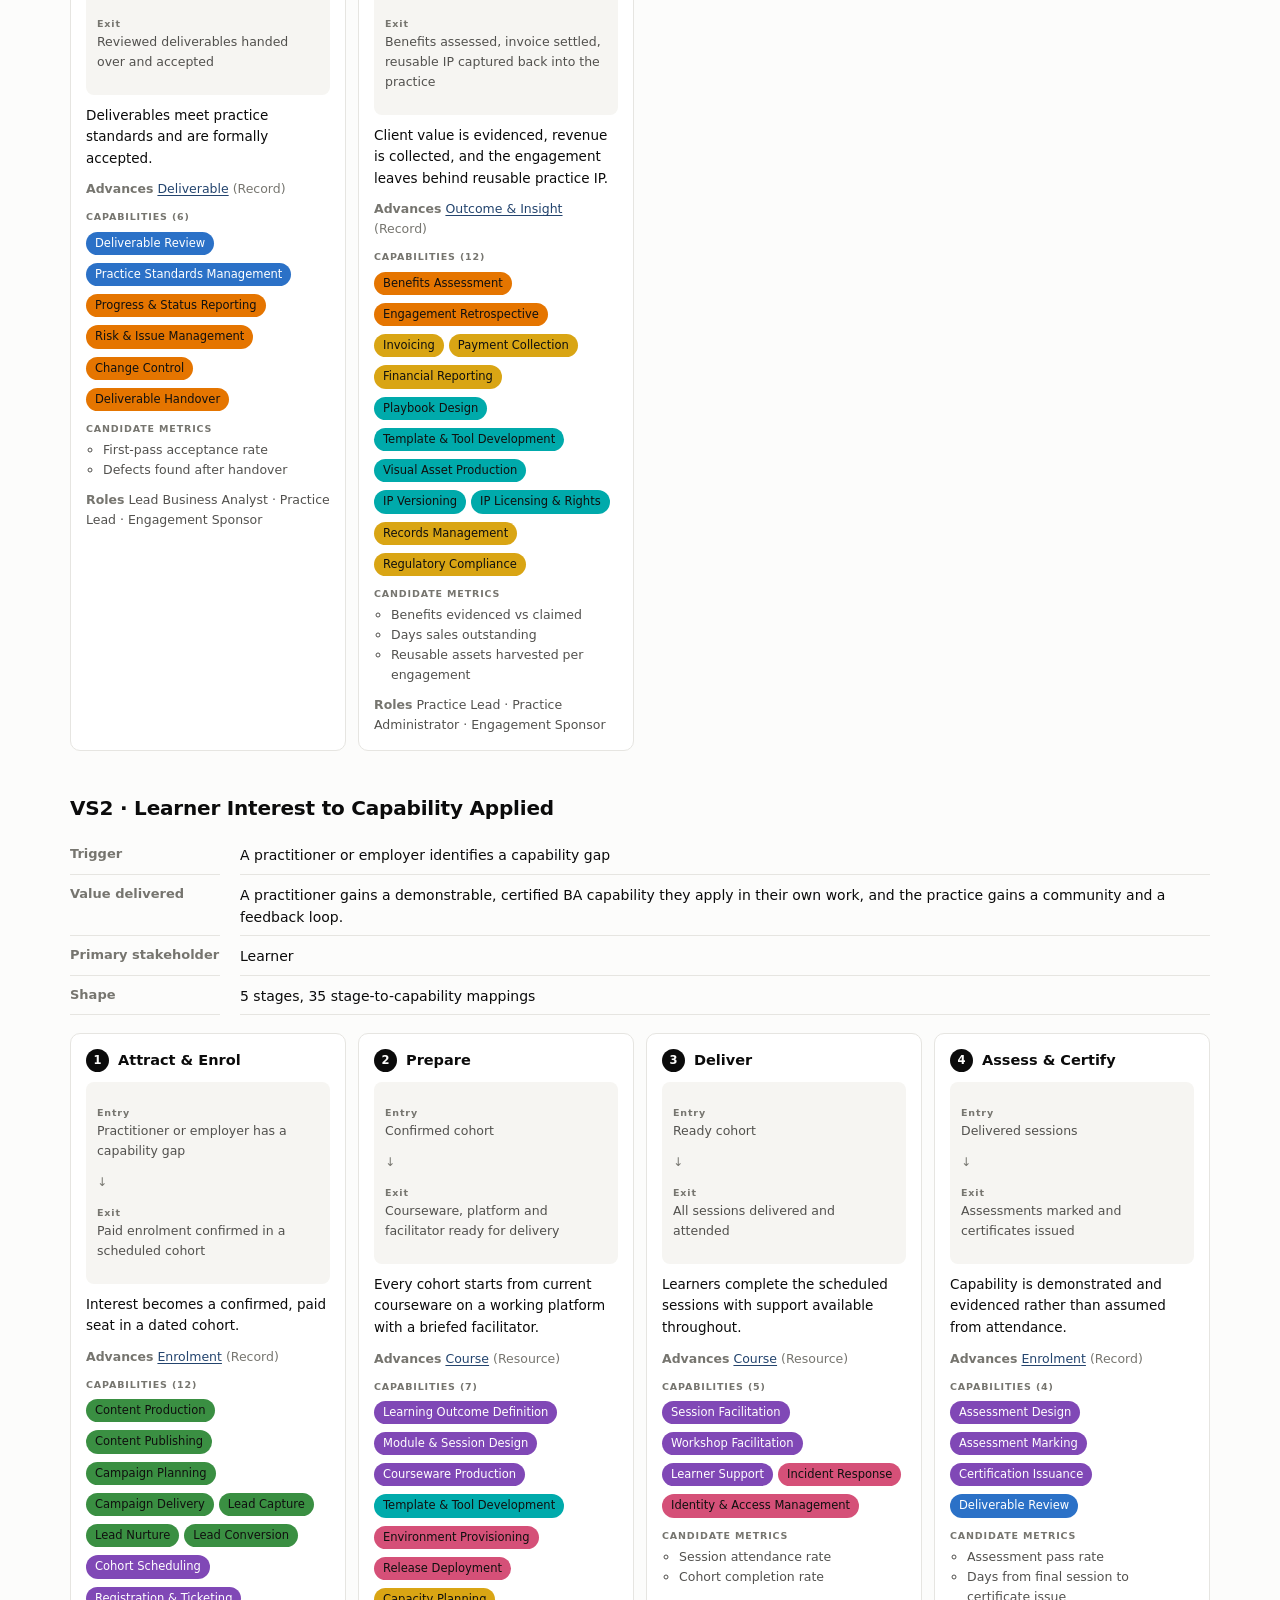
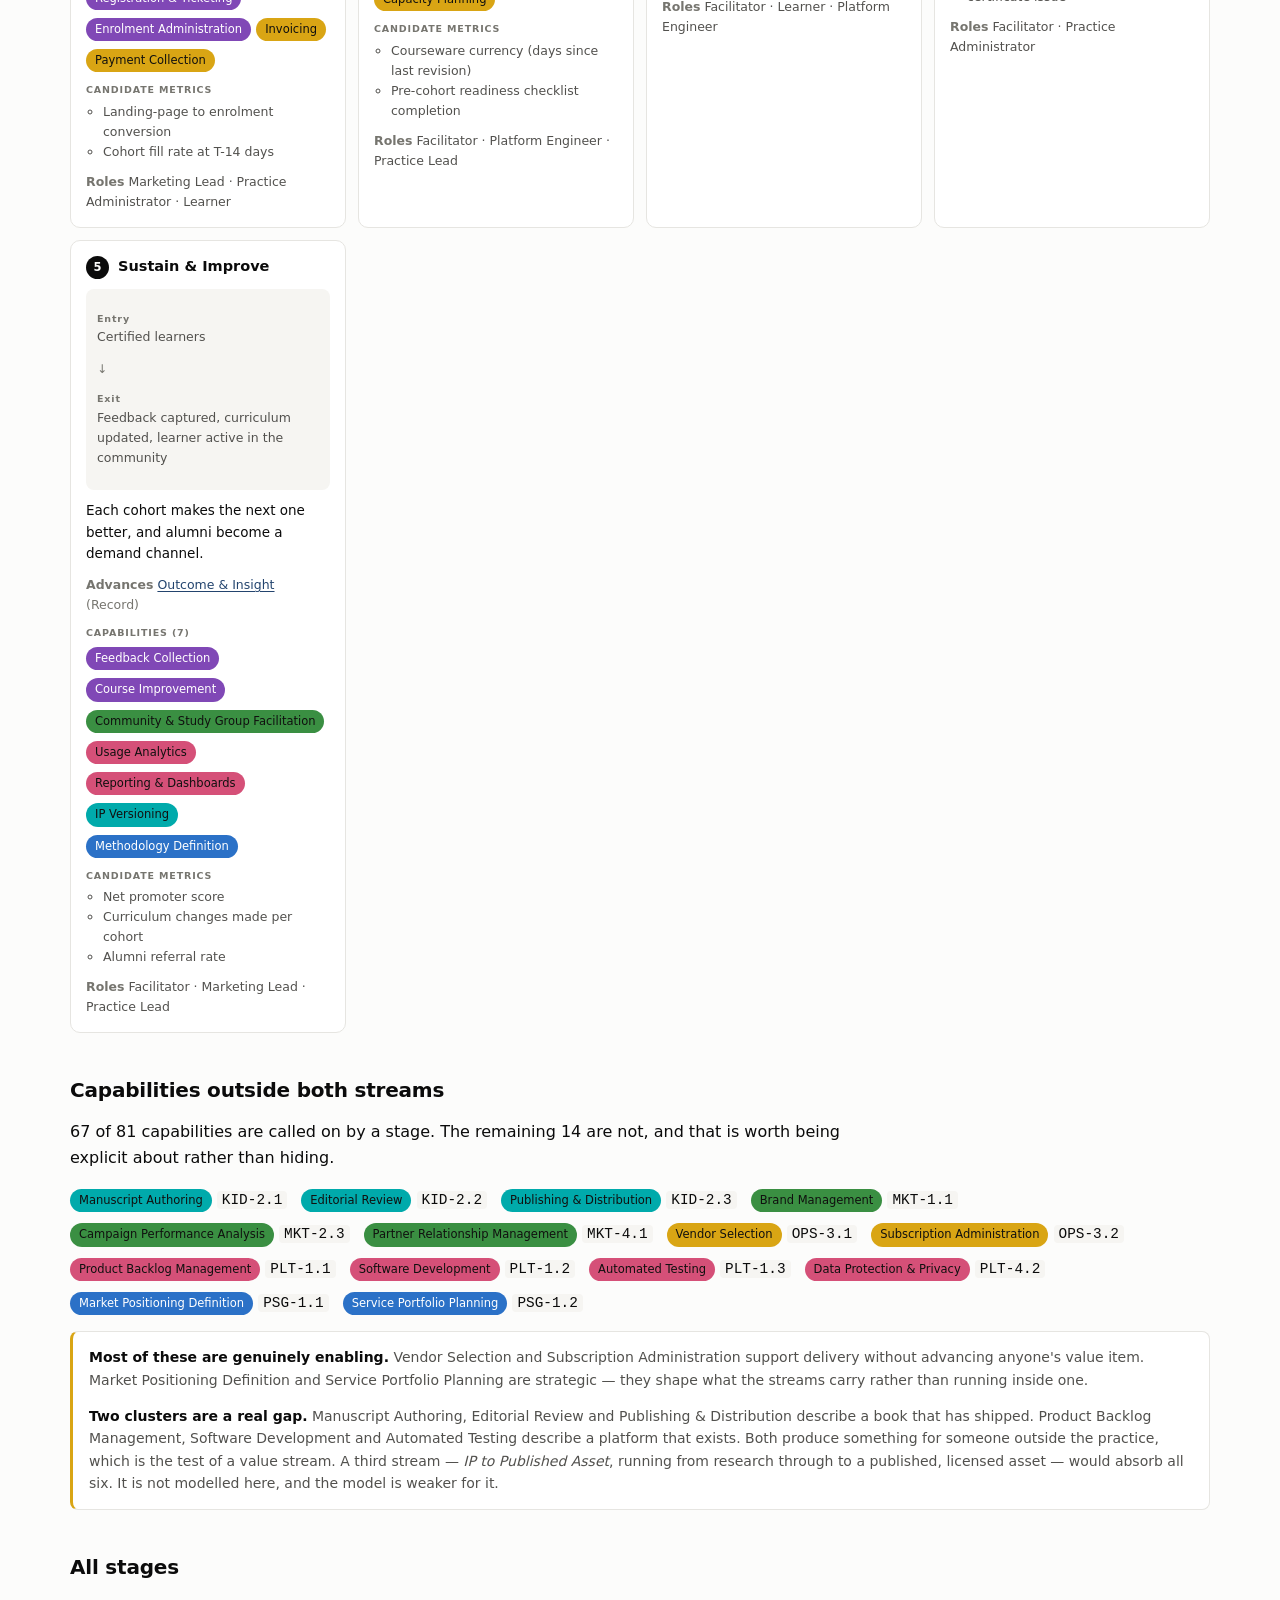
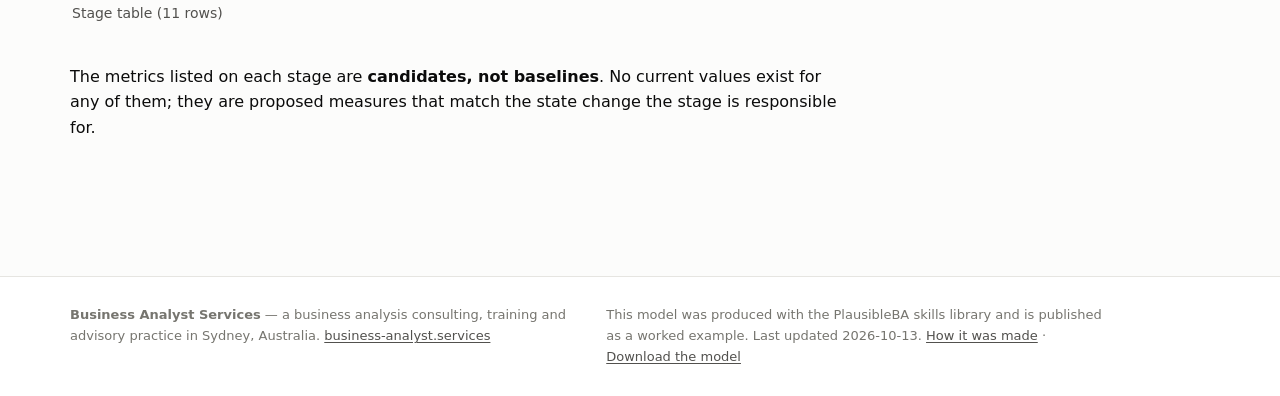
<file: value-streams.html>
<!doctype html>
<html lang="en-AU">
<head>
<meta charset="utf-8">
<meta name="viewport" content="width=device-width, initial-scale=1, viewport-fit=cover">
<title>Value streams · Business Analyst Services Business Architecture</title>
<meta name="description" content="Two value streams, 11 stages, defined by the state change at each stage.">
<meta name="color-scheme" content="light dark">
<link rel="stylesheet" href="assets/css/site.css">
<script>(function(){try{var t=localStorage.getItem('bas-ba-theme');if(t==='dark'||t==='light'){document.documentElement.setAttribute('data-theme',t);}}catch(e){}})();</script>
</head>
<body>
<a class="skip" href="#main">Skip to main content</a>
<header class="site-head">
  <div class="head-in">
    <a class="wordmark" href="index.html">
      <span class="mk" aria-hidden="true">BAS</span>
      <span>Business Architecture<small>Business Analyst Services</small></span>
    </a>
    <nav class="site-nav" aria-label="Sections">
      <ul><li><a href="index.html">Overview</a></li><li><a href="capability-map.html">Capability map</a></li><li><a href="concept-model.html">Concept model</a></li><li><a href="value-streams.html" aria-current="page">Value streams</a></li><li><a href="method.html">Method</a></li><li><a href="downloads.html">Downloads</a></li></ul>
    </nav>
    <button type="button" id="theme-toggle" class="theme-btn" hidden>Dark mode</button>
  </div>
</header>
<main id="main">

<div class="page-head">
  <p class="eyebrow">Phase 3</p>
  <h1>Value streams</h1>
  <p class="lede">How value actually reaches someone. The practice monetises through two
  distinct paths, so both are modelled. Stages are defined by the <strong>state of the
  value item</strong> when it arrives and when it leaves — not by activity, not by who
  does the work.</p>
</div>

<ul class="legend"><li><span class="sw" style="background:var(--s0)" aria-hidden="true"></span>Practice Strategy &amp; Governance</li><li><span class="sw" style="background:var(--s1)" aria-hidden="true"></span>Client Engagement &amp; Advisory</li><li><span class="sw" style="background:var(--s2)" aria-hidden="true"></span>Knowledge &amp; IP Development</li><li><span class="sw" style="background:var(--s3)" aria-hidden="true"></span>Learning &amp; Training</li><li><span class="sw" style="background:var(--s4)" aria-hidden="true"></span>Market Development</li><li><span class="sw" style="background:var(--s5)" aria-hidden="true"></span>Platform &amp; Technology</li><li><span class="sw" style="background:var(--s6)" aria-hidden="true"></span>Business Operations</li></ul>
<p class="fig-note">Capability chips are coloured by domain and always carry their name,
so the colour is a grouping cue rather than the information itself.</p>

<section class="section" id="vs1">
  <h2>VS1 · Client Need to Realised Benefit</h2>
  <dl class="facts">
    <dt>Trigger</dt><dd>A market signal or client need is identified</dd>
    <dt>Value delivered</dt><dd>A client capability gap is closed with traceable, assured business analysis, and the practice gains reusable IP.</dd>
    <dt>Primary stakeholder</dt><dd>Client</dd>
    <dt>Shape</dt><dd>6 stages, 46 stage-to-capability mappings</dd>
  </dl>
  <ol class="track"><li class="stage">
  <div class="stage-head">
    <span class="stage-num" aria-hidden="true">1</span>
    <h3 id="vs1-attract-qualify">Attract &amp; Qualify</h3>
  </div>
  <div class="states">
    <p class="state"><span class="k">Entry</span>Market signal or unqualified need exists</p>
    <p class="state-arrow" aria-hidden="true">&darr;</p>
    <p class="state"><span class="k">Exit</span>Qualified opportunity with an agreed scope</p>
  </div>
  <p class="outcome">Demand is qualified against the service portfolio before effort is spent on a proposal.</p>
  <p class="kv"><b>Advances</b>
    <a href="concept-model.html#opportunity">Opportunity</a>
    <span style="color:var(--ink-3)">(Record)</span></p>
  <div class="block"><b>Capabilities (8)</b>
    <ul class="chips"><li><span class="chip" style="--c:var(--s4);--on-c:var(--on-s4)" title="Market Development">Content Production</span></li><li><span class="chip" style="--c:var(--s4);--on-c:var(--on-s4)" title="Market Development">Content Publishing</span></li><li><span class="chip" style="--c:var(--s4);--on-c:var(--on-s4)" title="Market Development">Campaign Delivery</span></li><li><span class="chip" style="--c:var(--s4);--on-c:var(--on-s4)" title="Market Development">Lead Capture</span></li><li><span class="chip" style="--c:var(--s4);--on-c:var(--on-s4)" title="Market Development">Lead Nurture</span></li><li><span class="chip" style="--c:var(--s4);--on-c:var(--on-s4)" title="Market Development">Lead Conversion</span></li><li><span class="chip" style="--c:var(--s1);--on-c:var(--on-s1)" title="Client Engagement &amp; Advisory">Enquiry Triage</span></li><li><span class="chip" style="--c:var(--s1);--on-c:var(--on-s1)" title="Client Engagement &amp; Advisory">Needs Assessment</span></li></ul></div>
  <div class="block"><b>Candidate metrics</b><ul class="m"><li>Enquiry-to-qualified conversion rate</li><li>Time from first contact to qualification</li></ul></div>
  <p class="kv"><b>Roles</b> Marketing Lead · Practice Lead</p>
</li><li class="stage">
  <div class="stage-head">
    <span class="stage-num" aria-hidden="true">2</span>
    <h3 id="vs1-propose-contract">Propose &amp; Contract</h3>
  </div>
  <div class="states">
    <p class="state"><span class="k">Entry</span>Qualified opportunity</p>
    <p class="state-arrow" aria-hidden="true">&darr;</p>
    <p class="state"><span class="k">Exit</span>Signed SOW with terms set and a named delivery team</p>
  </div>
  <p class="outcome">Scope, price and capacity are agreed before delivery is committed.</p>
  <p class="kv"><b>Advances</b>
    <a href="concept-model.html#contract">Contract</a>
    <span style="color:var(--ink-3)">(Record)</span></p>
  <div class="block"><b>Capabilities (6)</b>
    <ul class="chips"><li><span class="chip" style="--c:var(--s1);--on-c:var(--on-s1)" title="Client Engagement &amp; Advisory">Proposal Development</span></li><li><span class="chip" style="--c:var(--s1);--on-c:var(--on-s1)" title="Client Engagement &amp; Advisory">Statement of Work Agreement</span></li><li><span class="chip" style="--c:var(--s1);--on-c:var(--on-s1)" title="Client Engagement &amp; Advisory">Commercial Terms Setting</span></li><li><span class="chip" style="--c:var(--s0);--on-c:var(--on-s0)" title="Practice Strategy &amp; Governance">Pricing &amp; Packaging</span></li><li><span class="chip" style="--c:var(--s6);--on-c:var(--on-s6)" title="Business Operations">Capacity Planning</span></li><li><span class="chip" style="--c:var(--s6);--on-c:var(--on-s6)" title="Business Operations">Associate &amp; Contractor Sourcing</span></li></ul></div>
  <div class="block"><b>Candidate metrics</b><ul class="m"><li>Proposal win rate</li><li>Proposal turnaround time</li></ul></div>
  <p class="kv"><b>Roles</b> Practice Lead · Engagement Sponsor</p>
</li><li class="stage">
  <div class="stage-head">
    <span class="stage-num" aria-hidden="true">3</span>
    <h3 id="vs1-mobilise">Mobilise</h3>
  </div>
  <div class="states">
    <p class="state"><span class="k">Entry</span>Signed contract</p>
    <p class="state-arrow" aria-hidden="true">&darr;</p>
    <p class="state"><span class="k">Exit</span>Engagement plan agreed, stakeholders mapped, methodology and tooling in place</p>
  </div>
  <p class="outcome">The engagement starts against a known method, a mapped stakeholder set and agreed AI usage boundaries.</p>
  <p class="kv"><b>Advances</b>
    <a href="concept-model.html#engagement">Engagement</a>
    <span style="color:var(--ink-3)">(Record)</span></p>
  <div class="block"><b>Capabilities (6)</b>
    <ul class="chips"><li><span class="chip" style="--c:var(--s1);--on-c:var(--on-s1)" title="Client Engagement &amp; Advisory">Engagement Planning</span></li><li><span class="chip" style="--c:var(--s1);--on-c:var(--on-s1)" title="Client Engagement &amp; Advisory">Stakeholder Analysis</span></li><li><span class="chip" style="--c:var(--s0);--on-c:var(--on-s0)" title="Practice Strategy &amp; Governance">Methodology Definition</span></li><li><span class="chip" style="--c:var(--s0);--on-c:var(--on-s0)" title="Practice Strategy &amp; Governance">Framework Mapping &amp; Alignment</span></li><li><span class="chip" style="--c:var(--s0);--on-c:var(--on-s0)" title="Practice Strategy &amp; Governance">AI Usage Policy Management</span></li><li><span class="chip" style="--c:var(--s5);--on-c:var(--on-s5)" title="Platform &amp; Technology">Identity &amp; Access Management</span></li></ul></div>
  <div class="block"><b>Candidate metrics</b><ul class="m"><li>Days from signature to first working session</li><li>Stakeholder map completeness</li></ul></div>
  <p class="kv"><b>Roles</b> Lead Business Analyst · Practice Lead · Engagement Sponsor</p>
</li><li class="stage">
  <div class="stage-head">
    <span class="stage-num" aria-hidden="true">4</span>
    <h3 id="vs1-analyse-specify">Analyse &amp; Specify</h3>
  </div>
  <div class="states">
    <p class="state"><span class="k">Entry</span>Mobilised engagement</p>
    <p class="state-arrow" aria-hidden="true">&darr;</p>
    <p class="state"><span class="k">Exit</span>Traceable requirements and evaluated options accepted by the client</p>
  </div>
  <p class="outcome">The client&#x27;s need is expressed as specified, traceable requirements with options evaluated against them.</p>
  <p class="kv"><b>Advances</b>
    <a href="concept-model.html#requirement">Requirement</a>
    <span style="color:var(--ink-3)">(Record)</span></p>
  <div class="block"><b>Capabilities (8)</b>
    <ul class="chips"><li><span class="chip" style="--c:var(--s1);--on-c:var(--on-s1)" title="Client Engagement &amp; Advisory">Requirements Elicitation</span></li><li><span class="chip" style="--c:var(--s1);--on-c:var(--on-s1)" title="Client Engagement &amp; Advisory">Requirements Specification</span></li><li><span class="chip" style="--c:var(--s1);--on-c:var(--on-s1)" title="Client Engagement &amp; Advisory">Process &amp; Capability Modelling</span></li><li><span class="chip" style="--c:var(--s1);--on-c:var(--on-s1)" title="Client Engagement &amp; Advisory">Solution Option Analysis</span></li><li><span class="chip" style="--c:var(--s1);--on-c:var(--on-s1)" title="Client Engagement &amp; Advisory">Traceability Management</span></li><li><span class="chip" style="--c:var(--s2);--on-c:var(--on-s2)" title="Knowledge &amp; IP Development">Market &amp; Vendor Research</span></li><li><span class="chip" style="--c:var(--s2);--on-c:var(--on-s2)" title="Knowledge &amp; IP Development">Practice Research</span></li><li><span class="chip" style="--c:var(--s0);--on-c:var(--on-s0)" title="Practice Strategy &amp; Governance">AI Output Assurance</span></li></ul></div>
  <div class="block"><b>Candidate metrics</b><ul class="m"><li>Requirements volatility after acceptance</li><li>Traceability coverage</li></ul></div>
  <p class="kv"><b>Roles</b> Lead Business Analyst · Engagement Sponsor</p>
</li><li class="stage">
  <div class="stage-head">
    <span class="stage-num" aria-hidden="true">5</span>
    <h3 id="vs1-deliver-assure">Deliver &amp; Assure</h3>
  </div>
  <div class="states">
    <p class="state"><span class="k">Entry</span>Accepted requirements</p>
    <p class="state-arrow" aria-hidden="true">&darr;</p>
    <p class="state"><span class="k">Exit</span>Reviewed deliverables handed over and accepted</p>
  </div>
  <p class="outcome">Deliverables meet practice standards and are formally accepted.</p>
  <p class="kv"><b>Advances</b>
    <a href="concept-model.html#deliverable">Deliverable</a>
    <span style="color:var(--ink-3)">(Record)</span></p>
  <div class="block"><b>Capabilities (6)</b>
    <ul class="chips"><li><span class="chip" style="--c:var(--s0);--on-c:var(--on-s0)" title="Practice Strategy &amp; Governance">Deliverable Review</span></li><li><span class="chip" style="--c:var(--s0);--on-c:var(--on-s0)" title="Practice Strategy &amp; Governance">Practice Standards Management</span></li><li><span class="chip" style="--c:var(--s1);--on-c:var(--on-s1)" title="Client Engagement &amp; Advisory">Progress &amp; Status Reporting</span></li><li><span class="chip" style="--c:var(--s1);--on-c:var(--on-s1)" title="Client Engagement &amp; Advisory">Risk &amp; Issue Management</span></li><li><span class="chip" style="--c:var(--s1);--on-c:var(--on-s1)" title="Client Engagement &amp; Advisory">Change Control</span></li><li><span class="chip" style="--c:var(--s1);--on-c:var(--on-s1)" title="Client Engagement &amp; Advisory">Deliverable Handover</span></li></ul></div>
  <div class="block"><b>Candidate metrics</b><ul class="m"><li>First-pass acceptance rate</li><li>Defects found after handover</li></ul></div>
  <p class="kv"><b>Roles</b> Lead Business Analyst · Practice Lead · Engagement Sponsor</p>
</li><li class="stage">
  <div class="stage-head">
    <span class="stage-num" aria-hidden="true">6</span>
    <h3 id="vs1-realise-reinvest">Realise &amp; Reinvest</h3>
  </div>
  <div class="states">
    <p class="state"><span class="k">Entry</span>Accepted deliverables</p>
    <p class="state-arrow" aria-hidden="true">&darr;</p>
    <p class="state"><span class="k">Exit</span>Benefits assessed, invoice settled, reusable IP captured back into the practice</p>
  </div>
  <p class="outcome">Client value is evidenced, revenue is collected, and the engagement leaves behind reusable practice IP.</p>
  <p class="kv"><b>Advances</b>
    <a href="concept-model.html#outcome-insight">Outcome &amp; Insight</a>
    <span style="color:var(--ink-3)">(Record)</span></p>
  <div class="block"><b>Capabilities (12)</b>
    <ul class="chips"><li><span class="chip" style="--c:var(--s1);--on-c:var(--on-s1)" title="Client Engagement &amp; Advisory">Benefits Assessment</span></li><li><span class="chip" style="--c:var(--s1);--on-c:var(--on-s1)" title="Client Engagement &amp; Advisory">Engagement Retrospective</span></li><li><span class="chip" style="--c:var(--s6);--on-c:var(--on-s6)" title="Business Operations">Invoicing</span></li><li><span class="chip" style="--c:var(--s6);--on-c:var(--on-s6)" title="Business Operations">Payment Collection</span></li><li><span class="chip" style="--c:var(--s6);--on-c:var(--on-s6)" title="Business Operations">Financial Reporting</span></li><li><span class="chip" style="--c:var(--s2);--on-c:var(--on-s2)" title="Knowledge &amp; IP Development">Playbook Design</span></li><li><span class="chip" style="--c:var(--s2);--on-c:var(--on-s2)" title="Knowledge &amp; IP Development">Template &amp; Tool Development</span></li><li><span class="chip" style="--c:var(--s2);--on-c:var(--on-s2)" title="Knowledge &amp; IP Development">Visual Asset Production</span></li><li><span class="chip" style="--c:var(--s2);--on-c:var(--on-s2)" title="Knowledge &amp; IP Development">IP Versioning</span></li><li><span class="chip" style="--c:var(--s2);--on-c:var(--on-s2)" title="Knowledge &amp; IP Development">IP Licensing &amp; Rights</span></li><li><span class="chip" style="--c:var(--s6);--on-c:var(--on-s6)" title="Business Operations">Records Management</span></li><li><span class="chip" style="--c:var(--s6);--on-c:var(--on-s6)" title="Business Operations">Regulatory Compliance</span></li></ul></div>
  <div class="block"><b>Candidate metrics</b><ul class="m"><li>Benefits evidenced vs claimed</li><li>Days sales outstanding</li><li>Reusable assets harvested per engagement</li></ul></div>
  <p class="kv"><b>Roles</b> Practice Lead · Practice Administrator · Engagement Sponsor</p>
</li></ol>
</section><section class="section" id="vs2">
  <h2>VS2 · Learner Interest to Capability Applied</h2>
  <dl class="facts">
    <dt>Trigger</dt><dd>A practitioner or employer identifies a capability gap</dd>
    <dt>Value delivered</dt><dd>A practitioner gains a demonstrable, certified BA capability they apply in their own work, and the practice gains a community and a feedback loop.</dd>
    <dt>Primary stakeholder</dt><dd>Learner</dd>
    <dt>Shape</dt><dd>5 stages, 35 stage-to-capability mappings</dd>
  </dl>
  <ol class="track"><li class="stage">
  <div class="stage-head">
    <span class="stage-num" aria-hidden="true">1</span>
    <h3 id="vs2-attract-enrol">Attract &amp; Enrol</h3>
  </div>
  <div class="states">
    <p class="state"><span class="k">Entry</span>Practitioner or employer has a capability gap</p>
    <p class="state-arrow" aria-hidden="true">&darr;</p>
    <p class="state"><span class="k">Exit</span>Paid enrolment confirmed in a scheduled cohort</p>
  </div>
  <p class="outcome">Interest becomes a confirmed, paid seat in a dated cohort.</p>
  <p class="kv"><b>Advances</b>
    <a href="concept-model.html#enrolment">Enrolment</a>
    <span style="color:var(--ink-3)">(Record)</span></p>
  <div class="block"><b>Capabilities (12)</b>
    <ul class="chips"><li><span class="chip" style="--c:var(--s4);--on-c:var(--on-s4)" title="Market Development">Content Production</span></li><li><span class="chip" style="--c:var(--s4);--on-c:var(--on-s4)" title="Market Development">Content Publishing</span></li><li><span class="chip" style="--c:var(--s4);--on-c:var(--on-s4)" title="Market Development">Campaign Planning</span></li><li><span class="chip" style="--c:var(--s4);--on-c:var(--on-s4)" title="Market Development">Campaign Delivery</span></li><li><span class="chip" style="--c:var(--s4);--on-c:var(--on-s4)" title="Market Development">Lead Capture</span></li><li><span class="chip" style="--c:var(--s4);--on-c:var(--on-s4)" title="Market Development">Lead Nurture</span></li><li><span class="chip" style="--c:var(--s4);--on-c:var(--on-s4)" title="Market Development">Lead Conversion</span></li><li><span class="chip" style="--c:var(--s3);--on-c:var(--on-s3)" title="Learning &amp; Training">Cohort Scheduling</span></li><li><span class="chip" style="--c:var(--s3);--on-c:var(--on-s3)" title="Learning &amp; Training">Registration &amp; Ticketing</span></li><li><span class="chip" style="--c:var(--s3);--on-c:var(--on-s3)" title="Learning &amp; Training">Enrolment Administration</span></li><li><span class="chip" style="--c:var(--s6);--on-c:var(--on-s6)" title="Business Operations">Invoicing</span></li><li><span class="chip" style="--c:var(--s6);--on-c:var(--on-s6)" title="Business Operations">Payment Collection</span></li></ul></div>
  <div class="block"><b>Candidate metrics</b><ul class="m"><li>Landing-page to enrolment conversion</li><li>Cohort fill rate at T-14 days</li></ul></div>
  <p class="kv"><b>Roles</b> Marketing Lead · Practice Administrator · Learner</p>
</li><li class="stage">
  <div class="stage-head">
    <span class="stage-num" aria-hidden="true">2</span>
    <h3 id="vs2-prepare">Prepare</h3>
  </div>
  <div class="states">
    <p class="state"><span class="k">Entry</span>Confirmed cohort</p>
    <p class="state-arrow" aria-hidden="true">&darr;</p>
    <p class="state"><span class="k">Exit</span>Courseware, platform and facilitator ready for delivery</p>
  </div>
  <p class="outcome">Every cohort starts from current courseware on a working platform with a briefed facilitator.</p>
  <p class="kv"><b>Advances</b>
    <a href="concept-model.html#course">Course</a>
    <span style="color:var(--ink-3)">(Resource)</span></p>
  <div class="block"><b>Capabilities (7)</b>
    <ul class="chips"><li><span class="chip" style="--c:var(--s3);--on-c:var(--on-s3)" title="Learning &amp; Training">Learning Outcome Definition</span></li><li><span class="chip" style="--c:var(--s3);--on-c:var(--on-s3)" title="Learning &amp; Training">Module &amp; Session Design</span></li><li><span class="chip" style="--c:var(--s3);--on-c:var(--on-s3)" title="Learning &amp; Training">Courseware Production</span></li><li><span class="chip" style="--c:var(--s2);--on-c:var(--on-s2)" title="Knowledge &amp; IP Development">Template &amp; Tool Development</span></li><li><span class="chip" style="--c:var(--s5);--on-c:var(--on-s5)" title="Platform &amp; Technology">Environment Provisioning</span></li><li><span class="chip" style="--c:var(--s5);--on-c:var(--on-s5)" title="Platform &amp; Technology">Release Deployment</span></li><li><span class="chip" style="--c:var(--s6);--on-c:var(--on-s6)" title="Business Operations">Capacity Planning</span></li></ul></div>
  <div class="block"><b>Candidate metrics</b><ul class="m"><li>Courseware currency (days since last revision)</li><li>Pre-cohort readiness checklist completion</li></ul></div>
  <p class="kv"><b>Roles</b> Facilitator · Platform Engineer · Practice Lead</p>
</li><li class="stage">
  <div class="stage-head">
    <span class="stage-num" aria-hidden="true">3</span>
    <h3 id="vs2-deliver">Deliver</h3>
  </div>
  <div class="states">
    <p class="state"><span class="k">Entry</span>Ready cohort</p>
    <p class="state-arrow" aria-hidden="true">&darr;</p>
    <p class="state"><span class="k">Exit</span>All sessions delivered and attended</p>
  </div>
  <p class="outcome">Learners complete the scheduled sessions with support available throughout.</p>
  <p class="kv"><b>Advances</b>
    <a href="concept-model.html#course">Course</a>
    <span style="color:var(--ink-3)">(Resource)</span></p>
  <div class="block"><b>Capabilities (5)</b>
    <ul class="chips"><li><span class="chip" style="--c:var(--s3);--on-c:var(--on-s3)" title="Learning &amp; Training">Session Facilitation</span></li><li><span class="chip" style="--c:var(--s3);--on-c:var(--on-s3)" title="Learning &amp; Training">Workshop Facilitation</span></li><li><span class="chip" style="--c:var(--s3);--on-c:var(--on-s3)" title="Learning &amp; Training">Learner Support</span></li><li><span class="chip" style="--c:var(--s5);--on-c:var(--on-s5)" title="Platform &amp; Technology">Incident Response</span></li><li><span class="chip" style="--c:var(--s5);--on-c:var(--on-s5)" title="Platform &amp; Technology">Identity &amp; Access Management</span></li></ul></div>
  <div class="block"><b>Candidate metrics</b><ul class="m"><li>Session attendance rate</li><li>Cohort completion rate</li></ul></div>
  <p class="kv"><b>Roles</b> Facilitator · Learner · Platform Engineer</p>
</li><li class="stage">
  <div class="stage-head">
    <span class="stage-num" aria-hidden="true">4</span>
    <h3 id="vs2-assess-certify">Assess &amp; Certify</h3>
  </div>
  <div class="states">
    <p class="state"><span class="k">Entry</span>Delivered sessions</p>
    <p class="state-arrow" aria-hidden="true">&darr;</p>
    <p class="state"><span class="k">Exit</span>Assessments marked and certificates issued</p>
  </div>
  <p class="outcome">Capability is demonstrated and evidenced rather than assumed from attendance.</p>
  <p class="kv"><b>Advances</b>
    <a href="concept-model.html#enrolment">Enrolment</a>
    <span style="color:var(--ink-3)">(Record)</span></p>
  <div class="block"><b>Capabilities (4)</b>
    <ul class="chips"><li><span class="chip" style="--c:var(--s3);--on-c:var(--on-s3)" title="Learning &amp; Training">Assessment Design</span></li><li><span class="chip" style="--c:var(--s3);--on-c:var(--on-s3)" title="Learning &amp; Training">Assessment Marking</span></li><li><span class="chip" style="--c:var(--s3);--on-c:var(--on-s3)" title="Learning &amp; Training">Certification Issuance</span></li><li><span class="chip" style="--c:var(--s0);--on-c:var(--on-s0)" title="Practice Strategy &amp; Governance">Deliverable Review</span></li></ul></div>
  <div class="block"><b>Candidate metrics</b><ul class="m"><li>Assessment pass rate</li><li>Days from final session to certificate issue</li></ul></div>
  <p class="kv"><b>Roles</b> Facilitator · Practice Administrator</p>
</li><li class="stage">
  <div class="stage-head">
    <span class="stage-num" aria-hidden="true">5</span>
    <h3 id="vs2-sustain-improve">Sustain &amp; Improve</h3>
  </div>
  <div class="states">
    <p class="state"><span class="k">Entry</span>Certified learners</p>
    <p class="state-arrow" aria-hidden="true">&darr;</p>
    <p class="state"><span class="k">Exit</span>Feedback captured, curriculum updated, learner active in the community</p>
  </div>
  <p class="outcome">Each cohort makes the next one better, and alumni become a demand channel.</p>
  <p class="kv"><b>Advances</b>
    <a href="concept-model.html#outcome-insight">Outcome &amp; Insight</a>
    <span style="color:var(--ink-3)">(Record)</span></p>
  <div class="block"><b>Capabilities (7)</b>
    <ul class="chips"><li><span class="chip" style="--c:var(--s3);--on-c:var(--on-s3)" title="Learning &amp; Training">Feedback Collection</span></li><li><span class="chip" style="--c:var(--s3);--on-c:var(--on-s3)" title="Learning &amp; Training">Course Improvement</span></li><li><span class="chip" style="--c:var(--s4);--on-c:var(--on-s4)" title="Market Development">Community &amp; Study Group Facilitation</span></li><li><span class="chip" style="--c:var(--s5);--on-c:var(--on-s5)" title="Platform &amp; Technology">Usage Analytics</span></li><li><span class="chip" style="--c:var(--s5);--on-c:var(--on-s5)" title="Platform &amp; Technology">Reporting &amp; Dashboards</span></li><li><span class="chip" style="--c:var(--s2);--on-c:var(--on-s2)" title="Knowledge &amp; IP Development">IP Versioning</span></li><li><span class="chip" style="--c:var(--s0);--on-c:var(--on-s0)" title="Practice Strategy &amp; Governance">Methodology Definition</span></li></ul></div>
  <div class="block"><b>Candidate metrics</b><ul class="m"><li>Net promoter score</li><li>Curriculum changes made per cohort</li><li>Alumni referral rate</li></ul></div>
  <p class="kv"><b>Roles</b> Facilitator · Marketing Lead · Practice Lead</p>
</li></ol>
</section>

<section class="section" id="unmapped">
  <h2>Capabilities outside both streams</h2>
  <p>67 of 81 capabilities are called on by a stage. The remaining
  14 are not, and that is worth being explicit about rather than hiding.</p>
  <ul class="chips" style="gap:8px 14px;margin-bottom:16px"><li><span class="chip" style="--c:var(--s2);--on-c:var(--on-s2)">Manuscript Authoring</span> <span class="mono">KID-2.1</span></li><li><span class="chip" style="--c:var(--s2);--on-c:var(--on-s2)">Editorial Review</span> <span class="mono">KID-2.2</span></li><li><span class="chip" style="--c:var(--s2);--on-c:var(--on-s2)">Publishing &amp; Distribution</span> <span class="mono">KID-2.3</span></li><li><span class="chip" style="--c:var(--s4);--on-c:var(--on-s4)">Brand Management</span> <span class="mono">MKT-1.1</span></li><li><span class="chip" style="--c:var(--s4);--on-c:var(--on-s4)">Campaign Performance Analysis</span> <span class="mono">MKT-2.3</span></li><li><span class="chip" style="--c:var(--s4);--on-c:var(--on-s4)">Partner Relationship Management</span> <span class="mono">MKT-4.1</span></li><li><span class="chip" style="--c:var(--s6);--on-c:var(--on-s6)">Vendor Selection</span> <span class="mono">OPS-3.1</span></li><li><span class="chip" style="--c:var(--s6);--on-c:var(--on-s6)">Subscription Administration</span> <span class="mono">OPS-3.2</span></li><li><span class="chip" style="--c:var(--s5);--on-c:var(--on-s5)">Product Backlog Management</span> <span class="mono">PLT-1.1</span></li><li><span class="chip" style="--c:var(--s5);--on-c:var(--on-s5)">Software Development</span> <span class="mono">PLT-1.2</span></li><li><span class="chip" style="--c:var(--s5);--on-c:var(--on-s5)">Automated Testing</span> <span class="mono">PLT-1.3</span></li><li><span class="chip" style="--c:var(--s5);--on-c:var(--on-s5)">Data Protection &amp; Privacy</span> <span class="mono">PLT-4.2</span></li><li><span class="chip" style="--c:var(--s0);--on-c:var(--on-s0)">Market Positioning Definition</span> <span class="mono">PSG-1.1</span></li><li><span class="chip" style="--c:var(--s0);--on-c:var(--on-s0)">Service Portfolio Planning</span> <span class="mono">PSG-1.2</span></li></ul>
  <div class="note">
    <p><strong>Most of these are genuinely enabling.</strong> Vendor Selection and
    Subscription Administration support delivery without advancing anyone's value item.
    Market Positioning Definition and Service Portfolio Planning are strategic — they
    shape what the streams carry rather than running inside one.</p>
    <p><strong>Two clusters are a real gap.</strong> Manuscript Authoring, Editorial
    Review and Publishing &amp; Distribution describe a book that has shipped. Product
    Backlog Management, Software Development and Automated Testing describe a platform
    that exists. Both produce something for someone outside the practice, which is the
    test of a value stream. A third stream — <em>IP to Published Asset</em>, running from
    research through to a published, licensed asset — would absorb all six. It is not
    modelled here, and the model is weaker for it.</p>
  </div>
</section>

<section class="section">
  <h2>All stages</h2>
  <details class="tbl">
<summary>Stage table (11 rows)</summary>
<div class="tw"><table>
<caption>Every stage across both value streams, in sequence.</caption>
<thead><tr><th scope="col">Stream</th><th scope="col" class="num">#</th><th scope="col">Stage</th><th scope="col">Entry state</th><th scope="col">Exit state</th><th scope="col">Advances</th><th scope="col" class="num">Caps</th></tr></thead>
<tbody><tr><td>VS1</td><td class="num">1</td><td><a href="#vs1-attract-qualify">Attract &amp; Qualify</a></td><td>Market signal or unqualified need exists</td><td>Qualified opportunity with an agreed scope</td><td><a href="concept-model.html#opportunity">Opportunity</a></td><td class="num">8</td></tr><tr><td>VS1</td><td class="num">2</td><td><a href="#vs1-propose-contract">Propose &amp; Contract</a></td><td>Qualified opportunity</td><td>Signed SOW with terms set and a named delivery team</td><td><a href="concept-model.html#contract">Contract</a></td><td class="num">6</td></tr><tr><td>VS1</td><td class="num">3</td><td><a href="#vs1-mobilise">Mobilise</a></td><td>Signed contract</td><td>Engagement plan agreed, stakeholders mapped, methodology and tooling in place</td><td><a href="concept-model.html#engagement">Engagement</a></td><td class="num">6</td></tr><tr><td>VS1</td><td class="num">4</td><td><a href="#vs1-analyse-specify">Analyse &amp; Specify</a></td><td>Mobilised engagement</td><td>Traceable requirements and evaluated options accepted by the client</td><td><a href="concept-model.html#requirement">Requirement</a></td><td class="num">8</td></tr><tr><td>VS1</td><td class="num">5</td><td><a href="#vs1-deliver-assure">Deliver &amp; Assure</a></td><td>Accepted requirements</td><td>Reviewed deliverables handed over and accepted</td><td><a href="concept-model.html#deliverable">Deliverable</a></td><td class="num">6</td></tr><tr><td>VS1</td><td class="num">6</td><td><a href="#vs1-realise-reinvest">Realise &amp; Reinvest</a></td><td>Accepted deliverables</td><td>Benefits assessed, invoice settled, reusable IP captured back into the practice</td><td><a href="concept-model.html#outcome-insight">Outcome &amp; Insight</a></td><td class="num">12</td></tr><tr><td>VS2</td><td class="num">1</td><td><a href="#vs2-attract-enrol">Attract &amp; Enrol</a></td><td>Practitioner or employer has a capability gap</td><td>Paid enrolment confirmed in a scheduled cohort</td><td><a href="concept-model.html#enrolment">Enrolment</a></td><td class="num">12</td></tr><tr><td>VS2</td><td class="num">2</td><td><a href="#vs2-prepare">Prepare</a></td><td>Confirmed cohort</td><td>Courseware, platform and facilitator ready for delivery</td><td><a href="concept-model.html#course">Course</a></td><td class="num">7</td></tr><tr><td>VS2</td><td class="num">3</td><td><a href="#vs2-deliver">Deliver</a></td><td>Ready cohort</td><td>All sessions delivered and attended</td><td><a href="concept-model.html#course">Course</a></td><td class="num">5</td></tr><tr><td>VS2</td><td class="num">4</td><td><a href="#vs2-assess-certify">Assess &amp; Certify</a></td><td>Delivered sessions</td><td>Assessments marked and certificates issued</td><td><a href="concept-model.html#enrolment">Enrolment</a></td><td class="num">4</td></tr><tr><td>VS2</td><td class="num">5</td><td><a href="#vs2-sustain-improve">Sustain &amp; Improve</a></td><td>Certified learners</td><td>Feedback captured, curriculum updated, learner active in the community</td><td><a href="concept-model.html#outcome-insight">Outcome &amp; Insight</a></td><td class="num">7</td></tr></tbody>
</table></div>
</details>
  <p>The metrics listed on each stage are <strong>candidates, not baselines</strong>.
  No current values exist for any of them; they are proposed measures that match the
  state change the stage is responsible for.</p>
</section>
</main>
<footer class="site-foot">
  <div class="foot-in">
    <p><strong>Business Analyst Services</strong> — a business analysis consulting, training and
    advisory practice in Sydney, Australia.
    <a href="https://business-analyst.services">business-analyst.services</a></p>
    <p>This model was produced with the PlausibleBA skills library and is published
    as a worked example. Last updated 2026-10-13.
    <a href="method.html">How it was made</a> · <a href="downloads.html">Download the model</a></p>
  </div>
</footer>
<script src="assets/js/site.js"></script>
</body>
</html>
</file>
<file: assets/css/site.css>
/* ==========================================================================
   Business Analyst Services — Business Architecture
   Shared design system.

   Palette: brand-anchored categorical hues (BAS navy / teal / orange hue
   angles, re-stepped into the passing lightness and chroma band). Validated
   for colour-blind separation and surface contrast in both light and dark
   modes. Raw brand hexes fail the categorical gate directly — they are used
   for chrome only. See method.html for the full note.
   ========================================================================== */

:root {
  color-scheme: light;

  /* Surfaces and ink */
  --surface:   #fcfcfb;
  --panel:     #ffffff;
  --panel-2:   #f6f5f2;
  --ink:       #0b0b0b;
  --ink-2:     #52514e;
  --ink-3:     #76756f;
  --line:      #e6e5e1;
  --line-2:    #d4d3ce;

  /* Brand chrome */
  --brand:        #23446E;
  --brand-deep:   #003E52;
  --brand-accent: #5ABABA;

  /* Categorical series — domain and type identity */
  --s0: #2B71C7;  /* blue    */
  --s1: #E57500;  /* orange  */
  --s2: #00AAAB;  /* teal    */
  --s3: #8048B6;  /* violet  */
  --s4: #3A8F42;  /* green   */
  --s5: #D55078;  /* magenta */
  --s6: #D9A514;  /* gold    */

  /* Concept type slots (all-pairs validated subset) */
  --t-party:    #00AAAB;
  --t-resource: #E57500;
  --t-record:   #8048B6;

  /* Label ink per fill, chosen so every label clears WCAG AA 4.5:1 on its own
     background. Computed, not eyeballed — see method.html. */
  --on-s0:#ffffff; --on-s1:#10100F; --on-s2:#10100F; --on-s3:#ffffff;
  --on-s4:#10100F; --on-s5:#10100F; --on-s6:#10100F;
  --on-party:#10100F; --on-resource:#10100F; --on-record:#ffffff;
  --on-brand:#ffffff;

  --focus: #0b57d0;
  --radius: 10px;
  --maxw: 1180px;
}

@media (prefers-color-scheme: dark) {
  :root:not([data-theme="light"]) {
    color-scheme: dark;
    --surface:   #1a1a19;
    --panel:     #232321;
    --panel-2:   #2b2b28;
    --ink:       #ffffff;
    --ink-2:     #c3c2b7;
    --ink-3:     #9d9c93;
    --line:      #383835;
    --line-2:    #4a4a46;

    --brand:        #7FA3D6;
    --brand-deep:   #5ABABA;
    --brand-accent: #5ABABA;

    --s0: #4389E0;
    --s1: #D97100;
    --s2: #00A6A7;
    --s3: #8A52C1;
    --s4: #3A8340;
    --s5: #D75B7E;
    --s6: #BB8D00;

    --t-party:    #00A6A7;
    --t-resource: #D97100;
    --t-record:   #8A52C1;

    --on-s0:#10100F; --on-s1:#10100F; --on-s2:#10100F; --on-s3:#ffffff;
    --on-s4:#ffffff; --on-s5:#10100F; --on-s6:#10100F;
    --on-party:#10100F; --on-resource:#10100F; --on-record:#ffffff;
    --on-brand:#10100F;

    --focus: #a8c7fa;
  }
}

:root[data-theme="dark"] {
  color-scheme: dark;
  --surface:   #1a1a19;
  --panel:     #232321;
  --panel-2:   #2b2b28;
  --ink:       #ffffff;
  --ink-2:     #c3c2b7;
  --ink-3:     #9d9c93;
  --line:      #383835;
  --line-2:    #4a4a46;

  --brand:        #7FA3D6;
  --brand-deep:   #5ABABA;
  --brand-accent: #5ABABA;

  --s0: #4389E0;
  --s1: #D97100;
  --s2: #00A6A7;
  --s3: #8A52C1;
  --s4: #3A8340;
  --s5: #D75B7E;
  --s6: #BB8D00;

  --t-party:    #00A6A7;
  --t-resource: #D97100;
  --t-record:   #8A52C1;

  --on-s0:#10100F; --on-s1:#10100F; --on-s2:#10100F; --on-s3:#ffffff;
  --on-s4:#ffffff; --on-s5:#10100F; --on-s6:#10100F;
  --on-party:#10100F; --on-resource:#10100F; --on-record:#ffffff;
  --on-brand:#10100F;

  --focus: #a8c7fa;
}

*, *::before, *::after { box-sizing: border-box; }

html { -webkit-text-size-adjust: 100%; }

body {
  margin: 0;
  background: var(--surface);
  color: var(--ink);
  font: 16px/1.6 ui-sans-serif, system-ui, "Segoe UI", Arial, Helvetica, sans-serif;
  padding-bottom: env(safe-area-inset-bottom, 0px);
}

img { max-width: 100%; height: auto; }
[hidden] { display: none !important; }

/* --- Focus: always visible, never removed -------------------------------- */
:focus-visible {
  outline: 3px solid var(--focus);
  outline-offset: 2px;
  border-radius: 4px;
}
.skip {
  position: absolute;
  left: -9999px;
  top: 0;
  z-index: 100;
  background: var(--panel);
  color: var(--ink);
  padding: 12px 18px;
  border: 2px solid var(--focus);
  border-radius: 0 0 8px 0;
  font-weight: 600;
  text-decoration: none;
}
.skip:focus { left: 0; }

/* --- Header and navigation ---------------------------------------------- */
.site-head {
  background: var(--panel);
  border-bottom: 1px solid var(--line);
  position: sticky;
  top: 0;
  z-index: 20;
  padding-top: env(safe-area-inset-top, 0px);
}
.head-in {
  max-width: var(--maxw);
  margin: 0 auto;
  padding: 0 20px;
  display: flex;
  align-items: center;
  gap: 16px;
  flex-wrap: wrap;
  min-height: 60px;
}
.wordmark {
  display: flex;
  align-items: center;
  gap: 10px;
  text-decoration: none;
  color: var(--ink);
  font-weight: 700;
  font-size: 15px;
  letter-spacing: -0.01em;
  padding: 8px 0;
  margin-right: auto;
}
.wordmark .mk {
  width: 26px; height: 26px; flex: none;
  border-radius: 6px;
  background: var(--brand);
  display: grid; place-items: center;
  color: var(--on-brand); font-size: 11px; font-weight: 800; letter-spacing: 0;
}
.wordmark small { display: block; font-weight: 500; font-size: 11.5px; color: var(--ink-3); }

.site-nav ul {
  list-style: none;
  display: flex;
  gap: 2px;
  margin: 0;
  padding: 0;
  flex-wrap: wrap;
}
.site-nav a {
  display: block;
  padding: 11px 12px;
  min-height: 44px;
  line-height: 22px;
  color: var(--ink-2);
  text-decoration: none;
  font-size: 14px;
  border-radius: 7px;
  border-bottom: 2px solid transparent;
}
.site-nav a:hover { background: var(--panel-2); color: var(--ink); }
.site-nav a[aria-current="page"] {
  color: var(--ink);
  font-weight: 650;
  border-bottom-color: var(--brand-accent);
}

.theme-btn {
  min-height: 44px; min-width: 44px;
  padding: 0 14px;
  background: var(--panel-2);
  color: var(--ink-2);
  border: 1px solid var(--line-2);
  border-radius: 7px;
  font: inherit;
  font-size: 13px;
  cursor: pointer;
}
.theme-btn:hover { color: var(--ink); border-color: var(--ink-3); }

/* On a phone the wrapped nav is taller than the content it sits above, so the
   header stops sticking and the links become one scrollable row. */
@media (max-width: 760px) {
  .site-head { position: static; }
  .head-in { padding: 0 16px 8px; min-height: 0; row-gap: 4px; }
  .wordmark { margin-right: auto; padding: 10px 0 6px; }
  .theme-btn { order: 2; }
  .site-nav {
    order: 3;
    width: 100%;
    overflow-x: auto;
    overscroll-behavior-x: contain;
    scrollbar-width: thin;
  }
  .site-nav ul { flex-wrap: nowrap; }
  .site-nav a { white-space: nowrap; padding: 9px 10px; min-height: 40px; line-height: 22px; }
}

/* --- Layout -------------------------------------------------------------- */
main { max-width: var(--maxw); margin: 0 auto; padding: 32px 20px 64px; }

.page-head { margin-bottom: 28px; }
.eyebrow {
  font-size: 11.5px;
  letter-spacing: 0.1em;
  text-transform: uppercase;
  color: var(--ink-3);
  font-weight: 700;
  margin: 0 0 8px;
}
h1 { font-size: clamp(24px, 4vw, 33px); line-height: 1.2; letter-spacing: -0.02em; margin: 0 0 12px; }
h2 { font-size: 20px; line-height: 1.3; letter-spacing: -0.01em; margin: 40px 0 12px; }
h3 { font-size: 16px; line-height: 1.35; margin: 24px 0 8px; }
.lede { font-size: 17px; color: var(--ink-2); max-width: 72ch; margin: 0 0 8px; }
p { max-width: 76ch; }
a { color: var(--brand); text-decoration-thickness: 1px; text-underline-offset: 2px; }
a:hover { color: var(--ink); }

.section { margin-top: 44px; }
.section > h2:first-child { margin-top: 0; }

/* --- Stat tiles ---------------------------------------------------------- */
.stats {
  display: grid;
  grid-template-columns: repeat(auto-fit, minmax(150px, 1fr));
  gap: 12px;
  margin: 24px 0;
  padding: 0;
  list-style: none;
}
.stat {
  background: var(--panel);
  border: 1px solid var(--line);
  border-radius: var(--radius);
  padding: 16px 18px;
}
.stat .n {
  display: block;
  font-size: 30px;
  font-weight: 700;
  letter-spacing: -0.03em;
  line-height: 1.1;
  font-variant-numeric: tabular-nums;
}
.stat .l { display: block; font-size: 12.5px; color: var(--ink-2); margin-top: 4px; }

/* --- Cards --------------------------------------------------------------- */
.cards {
  display: grid;
  grid-template-columns: repeat(auto-fit, minmax(260px, 1fr));
  gap: 14px;
  margin: 20px 0;
  padding: 0;
  list-style: none;
}
.card {
  background: var(--panel);
  border: 1px solid var(--line);
  border-radius: var(--radius);
  padding: 18px;
  display: flex;
  flex-direction: column;
  gap: 8px;
}
.card h3 { margin: 0; font-size: 15.5px; }
.card p { margin: 0; font-size: 13.5px; color: var(--ink-2); max-width: none; }
.card .go { margin-top: auto; font-size: 13.5px; font-weight: 600; }
.card-link { color: inherit; text-decoration: none; display: contents; }

.panel {
  background: var(--panel);
  border: 1px solid var(--line);
  border-radius: var(--radius);
  padding: 16px 18px;
}
.note {
  background: var(--panel);
  border: 1px solid var(--line);
  border-left: 3px solid var(--s6);
  border-radius: 8px;
  padding: 14px 16px;
  font-size: 14px;
  color: var(--ink-2);
}
.note strong { color: var(--ink); }
.note p { max-width: none; }
.note > :first-child { margin-top: 0; }
.note > :last-child { margin-bottom: 0; }

/* --- Legend -------------------------------------------------------------- */
.legend {
  display: flex;
  flex-wrap: wrap;
  gap: 8px 18px;
  margin: 0 0 16px;
  padding: 0;
  list-style: none;
}
.legend li { display: inline-flex; align-items: center; gap: 8px; font-size: 13px; color: var(--ink-2); }
.legend .sw { width: 12px; height: 12px; border-radius: 3px; flex: none; }

/* --- Chart frames -------------------------------------------------------- */
.chart {
  position: relative;
  background: var(--panel);
  border: 1px solid var(--line);
  border-radius: var(--radius);
  padding: 12px;
  margin: 0 0 8px;
}
.chart.scrolls { overflow-x: auto; }
.chart svg { width: 100%; height: auto; display: block; }
.fig-note { font-size: 12.5px; color: var(--ink-3); margin: 0 0 24px; }

.tip {
  position: absolute;
  pointer-events: none;
  opacity: 0;
  transition: opacity 0.1s;
  background: var(--panel);
  color: var(--ink);
  border: 1px solid var(--line-2);
  border-radius: 8px;
  padding: 10px 12px;
  max-width: 320px;
  box-shadow: 0 8px 28px rgba(0, 0, 0, 0.18);
  font-size: 12.5px;
  z-index: 5;
}
.tip b { display: block; margin-bottom: 2px; }
.tip .m { color: var(--ink-3); font-size: 11.5px; margin-bottom: 5px; }
.tip .d { color: var(--ink-2); }

/* --- Tables -------------------------------------------------------------- */
details.tbl { margin: 0 0 28px; }
details.tbl > summary {
  cursor: pointer;
  color: var(--ink-2);
  font-size: 14px;
  padding: 10px 2px;
  min-height: 44px;
  display: flex;
  align-items: center;
}
details.tbl > summary:hover { color: var(--ink); }
.tw { overflow-x: auto; border: 1px solid var(--line); border-radius: 8px; background: var(--panel); }
table { border-collapse: collapse; width: 100%; font-size: 13px; }
caption {
  text-align: left;
  padding: 12px 14px;
  font-size: 13px;
  color: var(--ink-2);
  border-bottom: 1px solid var(--line);
}
th, td { text-align: left; padding: 8px 14px; border-bottom: 1px solid var(--line); vertical-align: top; }
thead th {
  color: var(--ink-2);
  font-weight: 650;
  font-size: 12px;
  background: var(--panel-2);
  white-space: nowrap;
}
tbody tr:last-child td { border-bottom: none; }
td.num, th.num { text-align: right; font-variant-numeric: tabular-nums; }

/* --- Chips --------------------------------------------------------------- */
.chips { display: flex; flex-wrap: wrap; gap: 5px; margin: 0; padding: 0; list-style: none; }
.chip {
  font-size: 11.5px;
  padding: 3px 9px;
  border-radius: 20px;
  background: var(--c, var(--panel-2));
  color: var(--on-c, var(--ink));
  line-height: 1.5;
  display: inline-block;
}
.chip.plain { background: var(--panel-2); color: var(--ink-2); border: 1px solid var(--line-2); }

/* --- Value stream stages ------------------------------------------------- */
.track {
  display: grid;
  grid-template-columns: repeat(auto-fit, minmax(255px, 1fr));
  gap: 12px;
  margin: 18px 0 0;
  padding: 0;
  list-style: none;
}
.stage {
  background: var(--panel);
  border: 1px solid var(--line);
  border-radius: var(--radius);
  padding: 15px;
  display: flex;
  flex-direction: column;
  gap: 10px;
}
.stage-head { display: flex; align-items: center; gap: 9px; }
.stage-num {
  width: 23px; height: 23px; flex: none;
  border-radius: 50%;
  background: var(--ink);
  color: var(--surface);
  font-size: 11.5px; font-weight: 700;
  display: grid; place-items: center;
  font-variant-numeric: tabular-nums;
}
.stage h3 { margin: 0; font-size: 14.5px; }
.states { background: var(--panel-2); border-radius: 8px; padding: 10px 11px; }
.state { font-size: 12.5px; color: var(--ink-2); }
.state .k {
  display: block;
  font-size: 9.5px;
  letter-spacing: 0.09em;
  color: var(--ink-3);
  font-weight: 700;
  margin-bottom: 1px;
}
.state-arrow { color: var(--ink-3); font-size: 12px; margin: 5px 0 4px; }
.stage .outcome { margin: 0; font-size: 13.5px; max-width: none; }
.kv { font-size: 12.5px; color: var(--ink-2); margin: 0; max-width: none; }
.kv b { color: var(--ink-3); font-weight: 650; }
.stage ul.m { margin: 0; padding-left: 17px; font-size: 12.5px; color: var(--ink-2); }
.stage .block > b {
  display: block;
  font-size: 9.5px;
  letter-spacing: 0.09em;
  color: var(--ink-3);
  font-weight: 700;
  margin-bottom: 4px;
  text-transform: uppercase;
}

/* --- Downloads ----------------------------------------------------------- */
.dl { list-style: none; margin: 20px 0; padding: 0; display: grid; gap: 12px; }
.dl li {
  background: var(--panel);
  border: 1px solid var(--line);
  border-radius: var(--radius);
  padding: 16px 18px;
  display: flex;
  gap: 16px;
  align-items: flex-start;
  flex-wrap: wrap;
}
.dl .meta { flex: 1 1 240px; min-width: 0; }
/* Deliverable filenames are long and unbreakable; let them wrap rather than
   push the row wider than the viewport. */
.dl .mono { overflow-wrap: anywhere; word-break: break-word; }
.dl h3 { overflow-wrap: anywhere; }
@media (max-width: 560px) {
  .dl li { flex-direction: column; align-items: stretch; }
  .dl .btn { justify-content: center; }
}
.dl h3 { margin: 0 0 4px; font-size: 15px; }
.dl p { margin: 0; font-size: 13.5px; color: var(--ink-2); max-width: none; }
.dl .fmt {
  font-size: 11px;
  font-weight: 700;
  letter-spacing: 0.06em;
  color: var(--ink-3);
  border: 1px solid var(--line-2);
  border-radius: 5px;
  padding: 3px 7px;
  flex: none;
}
.btn {
  display: inline-flex;
  align-items: center;
  gap: 7px;
  min-height: 44px;
  padding: 0 18px;
  border-radius: 8px;
  background: var(--brand);
  color: var(--on-brand);
  text-decoration: none;
  font-size: 14px;
  font-weight: 600;
  border: 1px solid transparent;
  flex: none;
}
.btn:hover { filter: brightness(1.08); color: var(--on-brand); }
.btn.ghost {
  background: transparent;
  color: var(--ink);
  border-color: var(--line-2);
}
.btn.ghost:hover { background: var(--panel-2); color: var(--ink); filter: none; }

/* --- Definition lists ---------------------------------------------------- */
dl.facts { margin: 16px 0; display: grid; grid-template-columns: minmax(150px, max-content) 1fr; gap: 2px 20px; }
dl.facts dt { font-size: 13px; color: var(--ink-3); font-weight: 650; padding: 7px 0; }
dl.facts dd { margin: 0; font-size: 14px; padding: 7px 0; border-bottom: 1px solid var(--line); }
dl.facts dt { border-bottom: 1px solid var(--line); }
@media (max-width: 560px) {
  dl.facts { grid-template-columns: 1fr; gap: 0; }
  dl.facts dt { border-bottom: none; padding-bottom: 0; }
}

ul.bullets { font-size: 14.5px; color: var(--ink-2); max-width: 76ch; }
ul.bullets li { margin-bottom: 6px; }
ul.bullets strong { color: var(--ink); }

code, .mono {
  font-family: ui-monospace, "SFMono-Regular", Menlo, Consolas, monospace;
  font-size: 0.9em;
  background: var(--panel-2);
  padding: 1px 5px;
  border-radius: 4px;
}
pre {
  background: var(--panel-2);
  border: 1px solid var(--line);
  border-radius: 8px;
  padding: 14px;
  overflow-x: auto;
  font-size: 13px;
}
pre code { background: none; padding: 0; }

/* --- Footer -------------------------------------------------------------- */
.site-foot {
  border-top: 1px solid var(--line);
  background: var(--panel);
  margin-top: 56px;
}
.foot-in {
  max-width: var(--maxw);
  margin: 0 auto;
  padding: 28px 20px calc(28px + env(safe-area-inset-bottom, 0px));
  display: flex;
  gap: 20px 40px;
  flex-wrap: wrap;
  font-size: 13px;
  color: var(--ink-3);
}
.foot-in p { margin: 0; max-width: 60ch; }
.foot-in a { color: var(--ink-2); }

/* --- Reduced motion ------------------------------------------------------ */
@media (prefers-reduced-motion: reduce) {
  *, *::before, *::after {
    animation-duration: 0.001ms !important;
    animation-iteration-count: 1 !important;
    transition-duration: 0.001ms !important;
    scroll-behavior: auto !important;
  }
}

/* --- Forced colours ------------------------------------------------------ */
@media (forced-colors: active) {
  .chip, .stage-num, .btn { border: 1px solid CanvasText; }
  .legend .sw { border: 1px solid CanvasText; }
  .site-nav a[aria-current="page"] { border-bottom-color: CanvasText; }
}

/* --- Print --------------------------------------------------------------- */
@media print {
  .site-head, .theme-btn, .skip, .site-foot { display: none; }
  body { background: #fff; color: #000; }
  details.tbl > summary { display: none; }
  details.tbl[open] .tw, details.tbl .tw { overflow: visible; }
  details.tbl { display: block; }
  .chart { break-inside: avoid; }
}
</file>
